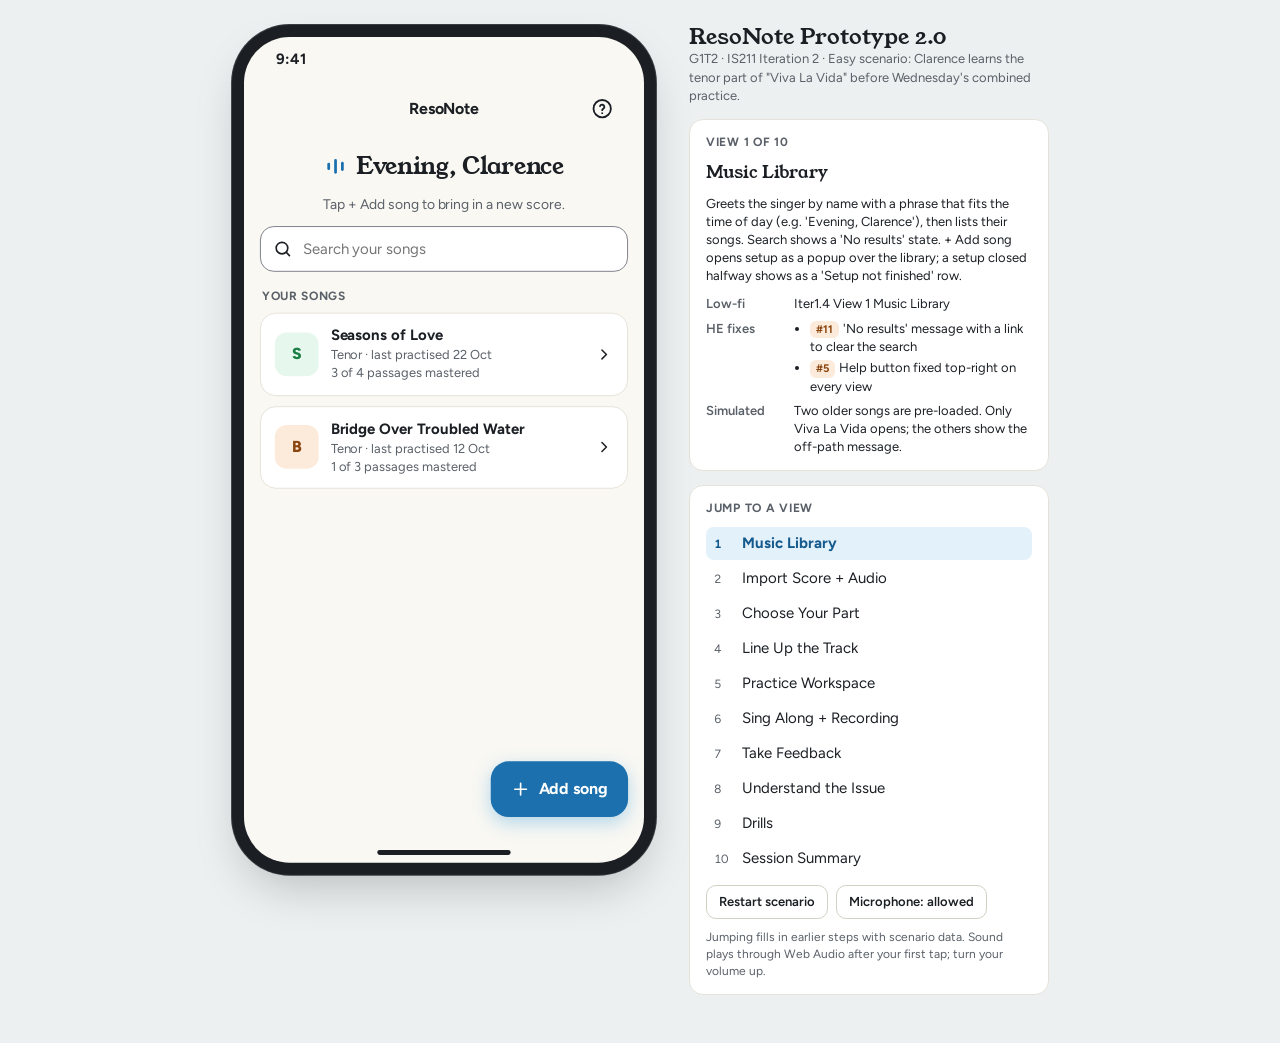
<file: index.html>
<!doctype html>
<html lang="en">
<meta name="viewport" content="width=device-width, initial-scale=1, viewport-fit=cover">
<style>body{margin:0}</style>
<meta charset="utf-8">
<!-- Light mode only: "only light" also stops browsers (e.g. Chrome's auto dark theme) from darkening the page. -->
<meta name="color-scheme" content="only light">
<meta name="theme-color" content="#F9F8F3">
<title>ResoNote Prototype 2.0</title>
<meta name="claude:viewport-fit-sides" content="cover">
<link rel="preconnect" href="https://fonts.googleapis.com">
<link rel="preconnect" href="https://fonts.gstatic.com" crossorigin>
<link href="https://fonts.googleapis.com/css2?family=Figtree:wght@400;500;600;700;800&family=Young+Serif&display=swap" rel="stylesheet">
<!--
  ResoNote Iteration 2 high-fidelity prototype (Prototype 2.0), G1T2.
  Built 26 Oct 2026 from the Iter1.4 low-fidelity prototype (16 views) and the
  21 Oct "ResoNote Hi-Fi Drill (HE fixes).html". Follows the Iter2.02 easy scenario:
  Clarence imports "Viva La Vida", picks tenor, fixes a 2-bar count-in offset, loops
  the bridge (bars 33-48) at half speed, records it, and drills bar 42.
  Simulated: file picker, audio-to-score sync, pitch detection, microphone input level,
  AI coach scores and drill results (scripted, the same on every run). Reference audio is
  a Web Audio synth of the tenor line.
  26 Oct UX checklist pass: Confirm sync warns when the track is still off; bar strip uses symbols
  as well as colour; 44px tap targets; larger type; light mode only; one record label ("Record take");
  count-in shows "Get ready"; microphone pre-prompt before the first take.
  26 Oct UI/UX audit pass: score is the hero (bigger staff on a paper band, 2-3 lines); Take Feedback leads
  with "Fix this first"; one colour rule (green good, amber check, orange fix first, blue actions);
  Cancel button on Recording; sync slider centred on 0; sentence-case headings; flat lists.
  10 Nov team feedback: tap a note to hear it; auto-sync shows its steps and plays a check; tap a section name
  to loop it; first take = whole song; make the learning track from the PDF score; a summary line on every
  screen; light mode locked ("only light").
  LLM declaration: AI-drafted (Claude). The team must run the scenario on a phone-sized
  screen and check every label against Iter2.02, Iter2.03 and Iter2.04 before submitting.
-->
<style>
/* Layout: a phone-sized app on the left, a "prototype guide" rail on the right (stacks below on phones). */
:root{
  /* Three-tone palette: cream background, blue main (actions, selection, your progress), orange accent
     (highlights and "check / fix first"). Green and red are kept only as universal indicators
     (green = good, red = error, recording, delete). Text shades keep 4.5:1 (WCAG 1.4.3). */
  --page:#ECF0F1; --bg:#F9F8F3; --card:#FFFFFF; --sunk:#F2F1EA; --ink:#1B1F24; --muted:#5A6068;
  --line:#E5E3D9; --line2:#D3D0C4; --staff:#8F949A;
  --blue:#1C70AD; --blue-soft:#E3F1FB; --blue-ink:#155A8C; --on-accent:#FFFFFF;
  --orange:#B35C14; --orange-soft:#FCEBDA; --orange-ink:#8A440E;
  --red:#C0392B; --green:#1A7F45; --green-soft:#E6F8ED;
  --scrim:rgba(27,31,36,.48);
  --sec-a:#EEF1EC; --sec-b:#E4E9EC; --wave:#B6BCC2;
  --edge:#80838B; /* 3:1+ boundary for inputs, switch tracks and radios (WCAG 1.4.11) */
  --pw:402px; --ph:830px;
  /* Mobile margins: 16px side gutter (iOS layout margin, Material 16dp). Every tap target and its hover/focus
     background stays inside it. Safe areas keep content clear of the status bar, rounded corners and home indicator. */
  --gutter:16px; --safe-t:44px; --safe-b:34px;
  --f-serif:"Young Serif",Georgia,"Times New Roman",serif; /* greeting and headings only; one weight (400) */
  --f-ui:Figtree,system-ui,-apple-system,"Segoe UI",sans-serif;
  color-scheme:only light; /* the app is light-only, whatever the OS or browser theme */
}

*{box-sizing:border-box}
body{background:var(--page);color:var(--ink);font:15px/1.4 var(--f-ui);padding-block:24px 48px;
  padding-left:max(16px,env(safe-area-inset-left,0px));padding-right:max(16px,env(safe-area-inset-right,0px))}
button,input,select{font:inherit;color:inherit}
button{cursor:pointer}
:focus-visible{outline:3px solid var(--blue);outline-offset:2px}
.wrap{display:flex;flex-wrap:wrap;gap:32px;justify-content:center;align-items:flex-start;max-width:1120px;margin:0 auto}

/* ---------- Guide rail ---------- */
.guide{width:360px;max-width:100%;display:flex;flex-direction:column;gap:14px;min-width:0}
/* A/B test links show the phone only: no guide text, no view switcher */
.ab .guide,.demo .guide{display:none}
.guide h1{font-family:var(--f-serif);font-weight:400;font-size:22px;line-height:1.2;margin:0;text-wrap:balance}
.guide .lede{margin:0;color:var(--muted);font-size:13px}
.gcard{background:var(--card);border:1px solid var(--line);border-radius:14px;padding:14px 16px;display:flex;flex-direction:column;gap:10px}
.gcard h2{font-size:12px;letter-spacing:.06em;text-transform:uppercase;color:var(--muted);margin:0}
.vlist{display:flex;flex-direction:column;gap:2px;margin:0;padding:0;list-style:none}
.vlist button{width:100%;display:flex;gap:10px;align-items:baseline;text-align:left;border:0;background:transparent;border-radius:8px;padding:6px 8px}
.vlist button:hover{background:var(--sunk)}
.vlist button[aria-current="true"]{background:var(--blue-soft);color:var(--blue-ink);font-weight:700}
.vlist .n{font-variant-numeric:tabular-nums;color:var(--muted);width:18px;flex:none;font-size:12px}
.vlist button[aria-current="true"] .n{color:var(--blue-ink)}
.gnow .vn{font-family:var(--f-serif);font-size:17px;font-weight:400}
.gnow p{margin:0;font-size:13px}
.gnow dl{margin:0;display:grid;grid-template-columns:78px 1fr;gap:6px 10px;font-size:13px}
.gnow dt{color:var(--muted);font-weight:600}
.gnow dd{margin:0;min-width:0}
.gnow ul{margin:0;padding-left:16px;display:flex;flex-direction:column;gap:3px}
.he{display:inline-block;font-size:11px;font-weight:700;padding:1px 6px;border-radius:6px;background:var(--orange-soft);color:var(--orange-ink);margin-right:4px}
.seg{display:grid;grid-template-columns:1fr 1fr;border:1px solid var(--line2);border-radius:10px;overflow:hidden}
.seg button{border:0;background:var(--card);padding:8px 6px;font-size:13px;font-weight:600;line-height:1.25}
.seg button[aria-pressed="true"]{background:var(--blue);color:var(--on-accent)}
.gsmall{font-size:12px;color:var(--muted);margin:0}
.grow{display:flex;gap:8px;flex-wrap:wrap}
.gbtn{border:1px solid var(--line2);background:var(--card);border-radius:10px;padding:7px 12px;font-size:13px;font-weight:600}

/* ---------- Phone ---------- */
.phone{width:var(--pw);height:var(--ph);max-width:100%;border-radius:46px;overflow:hidden;position:relative;background:var(--bg);
  box-shadow:0 0 0 12px var(--ink),0 0 0 13px #3A3C42,0 22px 48px rgba(0,0,0,.22);display:flex;flex-direction:column;flex:none;
  transform:scale(var(--s,1));transform-origin:top left;margin:13px;padding-block:var(--safe-t) var(--safe-b)}
/* simulated iOS status bar and home indicator; drawn on the frame so they sit above every view and overlay */
.phone::before{content:"9:41";position:absolute;top:0;left:0;right:0;height:var(--safe-t);padding:0 32px;display:flex;align-items:center;font-size:15px;font-weight:700;color:var(--ink);pointer-events:none;z-index:40}
.phone::after{content:"";position:absolute;bottom:8px;left:50%;width:134px;height:5px;margin-left:-67px;border-radius:3px;background:var(--ink);pointer-events:none;z-index:40}
/* screen is 402 x 830 pt: iPhone 16 Pro width; with the 12px bezel the frame is about 2:1, like a real iPhone body */
.phone-box{flex:none;width:calc((var(--pw) + 26px) * var(--s,1));height:calc((var(--ph) + 26px) * var(--s,1))}
@media (max-width:480px){
  .phone-box{width:100%;height:auto}
  .phone{width:100%;height:calc(100svh - 40px);min-height:640px;border-radius:22px;box-shadow:0 0 0 1px var(--line2);transform:none;margin:0;--safe-t:4px;--safe-b:8px}
  .phone::before,.phone::after{display:none} /* on a real phone the OS draws these */
  .wrap{gap:24px}
}
.scr{display:flex;flex-direction:column;height:100%;min-height:0}
.hdr{height:56px;display:grid;grid-template-columns:48px 1fr 48px;align-items:center;padding:0 var(--gutter);flex:none}
.hdr .ttl{text-align:center;min-width:0}
.hdr .ttl b{display:block;font-size:16px;font-weight:700;white-space:nowrap;overflow:hidden;text-overflow:ellipsis}
.hdr .ttl span{display:block;font-size:13px;color:var(--muted)}
.ib{width:44px;height:44px;border:0;background:transparent;border-radius:12px;display:flex;align-items:center;justify-content:center}
.ib:hover{background:var(--sunk)}
.body{padding:2px var(--gutter) 14px;display:flex;flex-direction:column;gap:10px;flex:1;min-height:0;overflow-y:auto;overscroll-behavior:contain}
.ftr{padding:10px var(--gutter) 12px;display:flex;gap:10px;align-items:center;flex:none;border-top:1px solid var(--line);background:var(--bg)}
.ftr.col{flex-direction:column;align-items:stretch}
.ftr.col .btn{flex:none}
.card{background:var(--card);border:1px solid var(--line);border-radius:16px}
.pad{padding:12px 14px}
.h1{font-family:var(--f-serif);font-size:23px;font-weight:400;margin:4px 0 0;line-height:1.2;text-wrap:balance}
.lead{margin:0;color:var(--muted);font-size:15px}
.sub{font-size:14px;color:var(--muted)}
.lbl{font-size:15px;font-weight:600}
.hint{font-size:13px;color:var(--muted)}
.row{display:flex;align-items:center;justify-content:space-between;gap:8px}
/* section heading: sentence case, no tracking (the old tracked ALL-CAPS label read as template chrome) */
.eyebrow{font-size:15px;font-weight:700;color:var(--ink)}
/* flat section on the page background, used instead of a card for lists */
.sect{display:flex;flex-direction:column;gap:4px;border-top:1px solid var(--line);padding-top:12px}
/* the score is printed on a full-width "paper" band, the one surface that isn't a card */
.paper{margin:0 calc(-1 * var(--gutter));background:var(--card);border-block:1px solid var(--line);padding:4px var(--gutter) 10px;display:flex;flex-direction:column;gap:2px}
.paper .scap{padding:6px 0 0}
/* workspace score: drag (or swipe) sideways to page through the bars, 4 at a time */
.drag-score{touch-action:pan-y;cursor:grab;user-select:none;-webkit-user-select:none}
.drag-score.dragging{cursor:grabbing}
.drag-score [data-lines]{will-change:transform}
.scap .link{min-height:28px;padding:0;font-size:13px}
.tbtn{min-height:44px;border:0;background:transparent;padding:0 8px;font-size:15px;font-weight:700;color:var(--ink);border-radius:10px}
.tbtn:hover{background:var(--sunk)}
.hdr.wide{grid-template-columns:84px 1fr 84px}
.hdr.wide .tbtn{justify-self:start}
.hdr.wide .ib{justify-self:end}
.seg3{display:grid;grid-template-columns:repeat(3,1fr);gap:6px}
.seg3 button{min-height:48px;border-radius:12px;border:1px solid var(--line2);background:var(--card);font-size:14px;font-weight:700;display:flex;align-items:center;justify-content:center;gap:6px;padding:0 6px}
.seg3 button[aria-pressed="true"]{background:var(--blue);border-color:var(--blue);color:var(--on-accent)}
.prog{height:4px;border-radius:2px;background:var(--line);overflow:hidden}
.prog i{display:block;height:100%;width:0;background:var(--red)}
.ends{display:flex;justify-content:space-between;font-size:12px;color:var(--muted);margin-top:-4px}
.tnum{font-variant-numeric:tabular-nums}

/* step indicator (HE #15) */
.steps3{display:flex;flex-direction:column;gap:6px}
.steps3 .bars{display:grid;grid-template-columns:repeat(3,1fr);gap:6px}
.steps3 .bars i{height:5px;border-radius:3px;background:var(--line)}
.steps3 .bars i.on{background:var(--blue)}

/* buttons */
.btn{height:54px;border-radius:16px;font-size:16px;font-weight:700;display:flex;align-items:center;justify-content:center;gap:10px;border:0;padding:0 16px}
.btn.pri{flex:1;background:var(--blue);color:var(--on-accent)}
.btn.rec{flex:1;background:var(--blue);color:var(--on-accent)}
.btn.stop{flex:1;background:var(--ink);color:var(--bg)}
.btn.sec{flex:none;border:1px solid var(--line2);background:var(--card);color:var(--ink);font-size:15px;font-weight:600}
.btn.ghost{border:1.5px solid var(--blue);background:transparent;color:var(--blue-ink);font-size:15px;font-weight:700}
.btn.danger{background:var(--red);color:var(--on-accent)}
.btn.full{width:100%}
.btn:disabled,.mini:disabled,.sbtn:disabled{opacity:.42;cursor:not-allowed}
.dot{width:12px;height:12px;border-radius:50%;background:currentColor}
.sq{width:12px;height:12px;border-radius:2px;background:currentColor}
.mini{height:44px;padding:0 12px;border-radius:10px;border:1px solid var(--line2);background:var(--card);font-size:13px;font-weight:600;display:inline-flex;align-items:center;gap:6px}
.mini.on{background:var(--blue);color:var(--on-accent);border-color:var(--blue)}
.mini.danger{color:var(--red)}
.link{border:0;background:none;color:var(--blue-ink);font-weight:700;padding:4px 0;font-size:14px;min-height:44px;display:inline-flex;align-items:center}

/* chips & badges */
.badge{display:inline-flex;align-items:center;gap:6px;padding:4px 10px;border-radius:999px;font-size:12px;font-weight:700}
.badge.o{background:var(--orange-soft);color:var(--orange-ink)}
.badge.b{background:var(--blue-soft);color:var(--blue-ink)}
.badge.g{background:var(--green-soft);color:var(--green)}
.badge.a{background:var(--orange-soft);color:var(--orange-ink)}
.chip{display:inline-flex;align-items:center;gap:4px;padding:4px 8px;border-radius:8px;font-size:12px;font-weight:600}
.chip.clean{background:var(--green-soft);color:var(--green)}
.chip.miss{background:var(--orange-soft);color:var(--orange-ink)}
.chips{display:flex;flex-wrap:wrap;gap:6px;align-items:center;min-height:26px}

/* switches */
.switch{display:flex;align-items:center;gap:8px;min-height:44px;border:0;background:transparent;padding:0}
.switch .word{font-size:14px;font-weight:700;width:28px;text-align:right}
.track{width:46px;height:28px;border-radius:999px;position:relative;display:inline-block;background:var(--edge);transition:background .15s}
.track.on{background:var(--blue)}
.knob{position:absolute;top:3px;left:3px;width:22px;height:22px;border-radius:50%;background:#fff;box-shadow:0 1px 2px rgba(0,0,0,.3);transition:left .15s}
.track.on .knob{left:21px}
.set-row{display:flex;align-items:center;justify-content:space-between;min-height:52px;gap:8px}
.set-row+.set-row{border-top:1px solid var(--line)}
.stepper{display:flex;align-items:center;gap:4px}
.sbtn{width:44px;height:44px;border-radius:10px;border:1px solid var(--line2);background:var(--card);font-size:20px;line-height:1}
.bpm-btn{min-width:96px;height:44px;border:1px dashed var(--edge);border-radius:10px;background:var(--card);padding:0 6px;font-variant-numeric:tabular-nums}
.bpm-btn b{font-size:16px}
.bpm-btn span{font-size:12px;color:var(--muted)}
.bpm-edit{display:flex;gap:6px;align-items:center}
.bpm-edit input{width:70px;height:44px;border:2px solid var(--blue);border-radius:10px;text-align:center;font-size:16px;background:var(--card)}
.bpm-edit .done{height:44px;padding:0 12px;border-radius:10px;border:0;background:var(--blue);color:var(--on-accent);font-weight:700}
.err{font-size:13px;color:var(--red);font-weight:600}
.req{font-size:12px;font-weight:700;color:var(--red);margin-left:6px}
.file .ft .req{display:inline;color:var(--red);font-size:12px}
.field label.has-req{justify-content:flex-start}
.sheet .btn{flex:none}
input[type=range]{width:100%;margin:0;height:44px;background:transparent;-webkit-appearance:none;appearance:none;--p:50%}
input[type=range]:disabled{opacity:.35;cursor:not-allowed}
.ib.lab{flex-direction:column;gap:1px;width:60px;height:54px;border:1px solid var(--line2);border-radius:16px;font-size:11px;font-weight:700;color:var(--ink)}
input[type=range]::-webkit-slider-runnable-track{height:6px;border-radius:3px;background:linear-gradient(to right,var(--blue) var(--p),var(--line2) var(--p))}
input[type=range]::-moz-range-track{height:6px;border-radius:3px;background:var(--line2)}
input[type=range]::-moz-range-progress{height:6px;border-radius:3px;background:var(--blue)}
input[type=range]::-webkit-slider-thumb{-webkit-appearance:none;width:22px;height:22px;margin-top:-8px;border-radius:50%;background:#fff;border:2px solid var(--blue);box-shadow:0 1px 3px rgba(0,0,0,.35)}
input[type=range]::-moz-range-thumb{width:18px;height:18px;border-radius:50%;background:#fff;border:2px solid var(--blue)}

/* page title: a big serif title and one line on what this screen is for */
.ptitle{display:flex;flex-direction:column;gap:2px;padding-top:2px}
.ptitle .h1{margin:0;font-size:27px}
.ptitle .lead{font-size:15px}
.lead.intro{text-align:center;margin:-6px 4px 2px;font-size:14px}
/* workspace coach hub: drills and the last take, one tap from the workspace */
.hub{padding:0 14px}
.hub .hrow{display:flex;align-items:center;gap:12px;min-height:64px;width:100%;border:0;background:transparent;text-align:left;padding:8px 0;color:var(--ink);font:inherit}
.hub .hrow+.hrow{border-top:1px solid var(--line)}
.hub .hic{width:40px;height:40px;border-radius:12px;background:var(--blue-soft);color:var(--blue-ink);display:flex;align-items:center;justify-content:center;flex:none;font-weight:700;font-size:14px}
.hub .htx{flex:1;min-width:0;display:flex;flex-direction:column}
.hub .htx .sub{font-size:13px}
.hub .go{flex:none;color:var(--blue-ink);font-weight:700;font-size:14px;display:inline-flex;align-items:center;gap:2px}
.hub .mini.on{pointer-events:none}
/* drill mode bar: pinned under the header while the workspace is drilling, with the Leave drill exit */
.modebar{flex:none;display:flex;align-items:center;gap:10px;padding:8px var(--gutter);background:var(--blue-soft);border-bottom:1px solid var(--line)}
.modebar .mic2{width:32px;height:32px;border-radius:10px;background:var(--card);color:var(--blue-ink);display:flex;align-items:center;justify-content:center;flex:none}
.modebar .mtx{flex:1;min-width:0;display:flex;flex-direction:column;color:var(--blue-ink);font-size:14px;line-height:1.3}
.modebar .mtx span{font-size:12px;color:var(--ink);opacity:.8}
.modebar .mini{flex:none;background:var(--card);border-color:var(--blue);color:var(--blue-ink);font-weight:700}
/* drill in progress, shown inside the Coach card on the workspace */
.hub .fpanel{border-top:1px solid var(--line);display:flex;flex-direction:column;gap:8px}
.link:disabled{opacity:.42;cursor:not-allowed}
/* "Bar 42 fixed" banner on the take that checks the drill */
.fixed{border:2px solid var(--green);display:flex;flex-direction:column;gap:8px}
/* Drills page: bars to fix */
.drow{display:flex;align-items:center;gap:10px;width:100%;min-height:56px;padding:8px 0;border:0;border-top:1px solid var(--line);background:none;color:var(--ink);text-align:left}
.drow:first-of-type{border-top:0}
.drow .tn{flex:none;width:24px;height:24px;border-radius:50%;background:var(--sunk);font-size:12px;font-weight:800;display:flex;align-items:center;justify-content:center}
.drow[aria-current="true"] .tn{background:var(--blue);color:var(--on-accent)}
.drow .tb{flex:1;min-width:0;display:flex;flex-direction:column;font-size:15px}
.drow .tb>span{font-size:13px;color:var(--muted)}
.drow .chev{color:var(--muted);display:flex}
/* coach demo video (simulated): dark frame, notes of bar 42, captions */
.vid{flex:none;background:var(--card);border:1px solid var(--line);border-radius:16px;overflow:hidden}
.vid .frame{position:relative;display:block;width:100%;aspect-ratio:2/1;background:#1B1F24;color:#fff;border:0;padding:0;cursor:pointer}
.vid .frame>svg{position:absolute;inset:0;width:100%;height:100%}
.vid .vn{fill:rgba(255,255,255,.3);transition:fill .2s}
.vid .vn.on{fill:var(--orange-soft)}
.vid .vl{fill:rgba(255,255,255,.55);font:600 11px var(--f-ui)}
.vid .vl.on{fill:#fff}
.vid .who{position:absolute;left:10px;top:10px;display:flex;align-items:center;gap:6px;font-size:12px;font-weight:700;background:rgba(255,255,255,.14);padding:4px 9px;border-radius:999px}
.vid .bigp{position:absolute;left:50%;top:46%;transform:translate(-50%,-50%);width:56px;height:56px;border-radius:50%;background:rgba(255,255,255,.94);color:#1B1F24;display:flex;align-items:center;justify-content:center}
.vid .cap{position:absolute;left:10px;right:10px;bottom:12px;font-size:14px;line-height:1.3;font-weight:600;background:rgba(0,0,0,.62);padding:6px 9px;border-radius:8px;text-align:center}
.vid .vbar{position:absolute;left:0;right:0;bottom:0;height:4px;background:rgba(255,255,255,.2)}
.vid .vbar i{display:block;height:100%;width:0;background:var(--orange-soft)}
.vid .vctl{display:flex;align-items:center;gap:8px;padding:4px 10px}
.vid .vctl .tnum{flex:1}
.vrow{display:flex;align-items:center;gap:12px;padding:8px 10px 8px 14px}
.vrow .vth{width:56px;height:36px;border-radius:8px;background:#1B1F24;color:#fff;display:flex;align-items:center;justify-content:center;flex:none}
.vrow .htx{flex:1;min-width:0;display:flex;flex-direction:column}

/* score */
.score{position:relative;margin:0 auto;overflow:hidden}
.score svg{display:block;max-width:100%;height:auto}
.stf .ln{stroke:var(--staff);stroke-width:1}
.stf .bl{stroke:var(--ink);stroke-width:1.3}
.stf .nh{fill:var(--ink);stroke:var(--ink);stroke-width:1.3}
.stf .nh.o{fill:var(--card)}
.stf .tapn{fill:transparent;cursor:pointer}
.stf .tapn:hover{fill:rgba(28,112,173,.07)}
.stf .nh.tap{fill:var(--orange);stroke:var(--orange);transition:fill .15s}
.stf .st{stroke:var(--ink);stroke-width:1.3}
.stf .bm{fill:var(--ink)}
.stf .num{fill:var(--muted);font:600 11px var(--f-ui)}
.stf .num.on{fill:var(--blue-ink)}
.stf .hl-loop{fill:var(--blue-soft)}
.stf .hl-focus{fill:var(--orange-soft)}
.stf .hl-sel{fill:none;stroke:var(--orange);stroke-width:1.5;stroke-dasharray:3 3}
.stf .dim{fill:var(--card);opacity:.78}
.stf .gd{fill:none;stroke:var(--blue);stroke-width:2;stroke-dasharray:4 4;stroke-linecap:round}
.stf .gn{fill:var(--blue);font:700 11px var(--f-ui)}
.stf .rest{fill:none;stroke:var(--ink);stroke-width:2;stroke-linejoin:round}
.stf .nm{fill:var(--blue-ink);font:700 10px var(--f-ui)}
.score+.score{margin-top:2px}
.ph{position:absolute;width:2px;background:var(--blue);pointer-events:none;display:none}
.ph.paused{background:repeating-linear-gradient(var(--blue) 0 6px,transparent 6px 10px)}
.scap{display:flex;justify-content:space-between;align-items:center;padding:8px 12px 0;font-size:13px;min-height:28px}
.recl{display:flex;align-items:center;gap:6px;color:var(--red);font-weight:700}
.recdot{width:9px;height:9px;border-radius:50%;background:var(--red);animation:blink 1s steps(2,start) infinite}
@keyframes blink{to{visibility:hidden}}

/* loop timeline (Change 3, HE #4) */
.tl{position:relative;height:84px;margin:4px 8px 0;touch-action:none;user-select:none}
.tl .secs{position:absolute;left:0;right:0;top:0;height:30px}
.tl .sec{position:absolute;top:0;height:30px;font:700 11px var(--f-ui);color:var(--muted);padding:0 0 0 4px;text-align:left;white-space:nowrap;overflow:hidden;border:0;border-left:1px solid var(--line2);border-radius:6px 6px 0 0;cursor:pointer}
.tl .sec:hover{color:var(--blue-ink);text-decoration:underline}
.tl .sec.on{background:var(--blue-soft)!important;color:var(--blue-ink);box-shadow:inset 0 -2px 0 var(--blue)}
.tl .sec:disabled{cursor:default;text-decoration:none}
.tl .wv{position:absolute;left:0;right:0;top:32px;height:40px;border-radius:6px;background:var(--sunk);overflow:hidden}
.tl .wv svg{width:100%;height:100%;display:block}
.tl .wv rect{fill:var(--wave)}
.tl .sel{position:absolute;top:30px;height:44px;background:rgba(28,112,173,.16);border:2px solid var(--blue);border-radius:6px;pointer-events:none}
.tl .hd{position:absolute;top:26px;width:44px;height:52px;margin-left:-22px;display:flex;align-items:center;justify-content:center;border:0;background:transparent;padding:0;cursor:ew-resize}
.tl .hd i{width:14px;height:44px;border-radius:5px;background:var(--blue);display:flex;align-items:center;justify-content:center;box-shadow:0 1px 3px rgba(0,0,0,.25)}
.tl .hd i::after{content:"";width:2px;height:16px;border-left:1px solid var(--on-accent);border-right:1px solid var(--on-accent);opacity:.8}
.tl .tph{position:absolute;top:30px;height:44px;width:2px;background:var(--ink);pointer-events:none}
.tl .ax{position:absolute;left:0;right:0;bottom:0;height:12px;font-size:11px;color:var(--muted)}
.tl .ax span{position:absolute;transform:translateX(-50%)}
.readout{display:flex;justify-content:space-between;align-items:baseline;gap:8px;flex-wrap:wrap}
.readout b{font-size:15px}

/* keyboard (HE #18) */
.kbwrap{display:flex;flex-direction:column;gap:4px}
.kbscroll{overflow-x:auto;border-radius:10px;border:1px solid #8F929A;-webkit-overflow-scrolling:touch}
.kb{position:relative;height:110px;display:flex;width:max-content;background:#FAFAF7}
.kb .w{flex:none;width:44px;position:relative;border:0;border-right:1px solid #C9C7BF;background:#FAFAF7;display:flex;align-items:flex-end;justify-content:center;padding-bottom:5px;font-size:10px;font-weight:700;color:#5B5E66}
.kb .w:last-child{border-right:0}
.kb .w.hit{background:var(--blue-soft);color:var(--blue-ink)}
.kb .k{position:absolute;top:0;width:28px;height:60%;background:#17181C;border:0;border-radius:0 0 4px 4px;padding:0}
.kb .k.hit{background:var(--blue)}
.kb .w.mid::before{content:"";position:absolute;bottom:22px;left:50%;width:8px;height:8px;margin-left:-4px;border-radius:50%;background:var(--blue)}
.kb .w.mid{color:var(--blue-ink)}
.kbkey{font-size:12px;color:var(--muted);display:flex;align-items:center;gap:6px}
.kbkey i{width:8px;height:8px;border-radius:50%;background:var(--blue);display:inline-block}

/* meter (HE #9) */
.meter{display:flex;align-items:center;gap:10px}
.meter .bars{display:flex;align-items:flex-end;gap:3px;height:26px;flex:none}
.meter .bars i{display:block;width:5px;border-radius:2px;background:var(--green);height:4px}
.meter .lvl{font-size:13px;font-weight:700;color:var(--green);margin-left:auto;text-align:right}
.meter .lvl.wait{color:var(--muted)}

/* lists */
.song{display:flex;align-items:center;gap:12px;padding:12px 14px;border:1px solid var(--line);background:var(--card);border-radius:16px;text-align:left;width:100%}
.song .art{width:44px;height:44px;border-radius:12px;flex:none;display:flex;align-items:center;justify-content:center;font-weight:800;font-size:16px}
.song .meta{flex:1;min-width:0}
.song .meta b{display:block;font-size:15px}
.song .meta span{display:block;font-size:13px;color:var(--muted);white-space:nowrap;overflow:hidden;text-overflow:ellipsis}
.greet{display:flex;flex-direction:column;align-items:center;gap:6px;text-align:center;padding:14px 4px 10px}
.greet h1{margin:0;display:flex;align-items:center;justify-content:center;gap:10px;max-width:100%;font:400 24px/1.2 var(--f-serif);letter-spacing:-.01em;white-space:nowrap}
.greet h1 span{min-width:0;overflow:hidden;text-overflow:ellipsis} /* greeting stays on one line */
.greet h1 svg{flex:none;color:var(--blue)}
.greet h1 svg rect{animation:hum 1.6s ease-in-out infinite;transform-origin:center;transform-box:fill-box}
.greet h1 svg rect:nth-child(2){animation-delay:.2s}.greet h1 svg rect:nth-child(3){animation-delay:.4s}
@keyframes hum{50%{transform:scaleY(.55)}}
.lib-h{font-size:12px;letter-spacing:.06em;text-transform:uppercase;color:var(--muted);font-weight:700;margin:6px 2px -2px}
.search{display:flex;align-items:center;gap:8px;height:46px;border:1px solid var(--edge);border-radius:14px;padding:0 12px;background:var(--card)}
.search input{border:0;background:transparent;flex:1;min-width:0;height:100%;font-size:15px;outline:none}
.fab{position:absolute;right:var(--gutter);bottom:calc(var(--safe-b) + 12px);height:56px;border-radius:18px;padding:0 20px;border:0;background:var(--blue);color:var(--on-accent);font-weight:700;font-size:16px;display:flex;align-items:center;gap:8px;box-shadow:0 6px 18px rgba(52,152,219,.35)}
.file{display:flex;align-items:center;gap:12px;padding:12px 14px;border-radius:16px;border:1.5px dashed var(--line2);background:var(--card)}
.file.ok{border-style:solid;border-color:var(--line)}
.file.bad{border-color:var(--red);border-style:solid}
.genrow{display:flex;align-items:center;justify-content:flex-end;gap:8px;margin-top:-4px}
.file.gen{border-style:solid;border-color:var(--blue);background:var(--blue-soft)}
.file.gen .fi{background:var(--card);color:var(--blue-ink)}
.file .fi{width:40px;height:40px;border-radius:10px;background:var(--sunk);display:flex;align-items:center;justify-content:center;flex:none;color:var(--muted)}
.file.ok .fi{background:var(--blue-soft);color:var(--blue-ink)}
.file .ft{flex:1;min-width:0}
.file .ft b{display:block;font-size:14px}
.file .ft span{display:block;font-size:13px;color:var(--muted);overflow:hidden;text-overflow:ellipsis;white-space:nowrap}
.field label{display:flex;justify-content:space-between;font-size:14px;font-weight:700;margin-bottom:6px}
.field input{width:100%;height:46px;border:1px solid var(--edge);border-radius:12px;padding:0 12px;font-size:15px;background:var(--card)}
.field input.bad{border:2px solid var(--red)}
.opt{display:flex;align-items:center;gap:12px;min-height:60px;padding:10px 14px;border-radius:14px;border:1px solid var(--line2);background:var(--card);width:100%;text-align:left}
.opt.on{border:2px solid var(--blue);background:var(--blue-soft)}
.opt .ot{font-size:15px;font-weight:700;display:block}
.opt .od{font-size:13px;color:var(--muted);display:block}
.radio{width:20px;height:20px;border-radius:50%;border:2px solid var(--edge);flex:none;display:flex;align-items:center;justify-content:center}
.opt.on .radio{border-color:var(--blue)}
.opt.on .radio::after{content:"";width:10px;height:10px;border-radius:50%;background:var(--blue)}

/* feedback */
.overall{display:flex;align-items:center;gap:14px}
.ring{width:72px;height:72px;flex:none}
.ring .bg{stroke:var(--line);fill:none;stroke-width:8}
.ring .fg{stroke:var(--blue);fill:none;stroke-width:8;stroke-linecap:round}
.ring .fg.a{stroke:var(--orange)}
.ring .fg.g{stroke:var(--green)}
.ring text{fill:var(--ink);font:800 20px var(--f-ui)}
.ring text.of{fill:var(--muted);font:600 10px var(--f-ui)}
.metric{display:flex;flex-direction:column;gap:6px;padding:10px 0}
.metric+.metric{border-top:1px solid var(--line)}
.metric .top{display:flex;align-items:center;gap:6px}
.metric .nm{font-size:15px;font-weight:700}
.metric .sc{margin-left:auto;font-size:15px;font-weight:800;font-variant-numeric:tabular-nums}
.metric .bar{height:6px;border-radius:3px;background:var(--line);overflow:hidden}
.metric .bar i{display:block;height:100%;border-radius:3px}
.metric .tip{font-size:13px;background:var(--sunk);border-radius:10px;padding:8px 10px}
/* .mtip, not .tip: .tip is the Help tour bubble (position:absolute), which made this float over the (i) button and ignore scrolling */
.mtip{display:flex;align-items:center;gap:8px;font-size:13px;line-height:1.4;background:var(--sunk);border-radius:10px;padding:4px 4px 4px 10px}
.mtip span{flex:1}
.mtip .x{width:44px;height:44px;flex:none;border:0;background:transparent;color:var(--muted);font-size:18px;display:flex;align-items:center;justify-content:center;padding:0}
/* 44px hit area around a 28px circle; negative margin keeps the metric row compact */
.info{width:44px;height:44px;margin:-8px -6px;border:0;background:transparent;display:flex;align-items:center;justify-content:center;padding:0}
.info span{width:28px;height:28px;border-radius:50%;border:1px solid var(--edge);background:var(--card);font-size:13px;font-weight:800;color:var(--muted);display:flex;align-items:center;justify-content:center}
.info[aria-expanded="true"] span{background:var(--blue);color:var(--on-accent);border-color:var(--blue)}
/* fixed-width cells that scroll sideways, so a loop of any length (e.g. bars 31-60) keeps readable cells */
.bstrip{display:grid;grid-auto-flow:column;grid-auto-columns:30px;gap:3px;overflow-x:auto;scroll-snap-type:x proximity;padding-bottom:8px;scrollbar-width:thin;scrollbar-color:var(--edge) transparent}
.bstrip::-webkit-scrollbar{height:6px}
.bstrip::-webkit-scrollbar-thumb{background:var(--edge);border-radius:3px}
.bstrip span{scroll-snap-align:start}
/* each cell carries a symbol as well as a colour, so status never relies on colour alone */
.bstrip span{height:38px;border-radius:5px;display:flex;flex-direction:column;align-items:center;justify-content:center;gap:1px;font-size:11px;font-weight:700;line-height:1}
.bstrip span i{font-style:normal;font-size:11px}
.bstrip .g{background:var(--green-soft);color:var(--green)}
.bstrip .a{background:var(--orange-soft);color:var(--orange-ink)}
.bstrip .r{background:var(--orange);color:var(--on-accent)}
.prio{border:2px solid var(--orange);background:var(--card)}
.issue{display:flex;gap:10px;align-items:flex-start;font-size:14px}
.issue .tag{flex:none;font-size:11px;font-weight:800;padding:3px 7px;border-radius:6px;background:var(--orange-soft);color:var(--orange-ink);min-width:62px;text-align:center}
.saved{display:inline-flex;align-items:center;gap:4px;font-size:12px;font-weight:700;color:var(--green)}
.acts{display:flex;gap:8px;flex-wrap:wrap}
.cmp{display:flex;align-items:center;gap:12px;padding:10px 14px}
.cmp .pb{width:44px;height:44px;border-radius:50%;border:0;display:flex;align-items:center;justify-content:center;flex:none}
.cmp .pb.you{background:var(--orange-soft);color:var(--orange-ink)}
.cmp .pb.ref{background:var(--blue-soft);color:var(--blue-ink)}
.chart .tg{fill:var(--blue-soft);stroke:var(--blue);stroke-width:1}
.chart .you{fill:none;stroke:var(--orange);stroke-width:2.5;stroke-linecap:round;stroke-linejoin:round}
.chart .gl{stroke:var(--line);stroke-width:1}
.chart text{fill:var(--muted);font:600 11px var(--f-ui)}
.chart .an{fill:var(--orange-ink);font:700 11px var(--f-ui)}
.chart .cur{stroke:var(--ink);stroke-width:1.5}
.chart .fz{fill:var(--orange-soft);opacity:.7}
.chart .brk{fill:none;stroke:var(--orange-ink);stroke-width:1.5}
.chart .mkr circle{fill:var(--orange)}
.chart .mn{fill:var(--on-accent);font:800 10px var(--f-ui)}
.pcard{display:flex;gap:10px;align-items:flex-start;width:100%;text-align:left;padding:10px 12px;border-radius:14px;border:1px solid var(--line2);background:var(--card);color:var(--ink)}
.pcard.on{border:2px solid var(--orange);background:var(--orange-soft)}
.pcard .pn{flex:none;width:22px;height:22px;border-radius:50%;background:var(--orange);color:var(--on-accent);font-size:12px;font-weight:800;display:flex;align-items:center;justify-content:center}
.pcard .pb2{flex:1;display:flex;flex-direction:column;gap:3px;min-width:0}
.pcard .pt{display:flex;align-items:center;gap:8px;font-size:15px}
.pcard .pi{margin-left:auto;color:var(--orange-ink);display:flex}
.pcard .pa{font-size:14px;font-weight:700}
.pcard .pw{font-size:13px;color:var(--muted)}
.nowp{display:flex;align-items:center;gap:6px;font-size:13px;color:var(--ink);background:var(--blue-soft);border-radius:8px;padding:6px 8px;margin-top:2px}
.nowp b{color:var(--blue-ink)}.nowp .d{color:var(--muted)}.nowp svg{flex:none;color:var(--blue-ink)}
.pcard .pd{font-size:12px;color:var(--muted);background:var(--sunk);border-radius:8px;padding:6px 8px;margin-top:2px}
.legend{display:flex;gap:14px;font-size:12px;color:var(--muted)}
.legend i{display:inline-block;width:14px;height:8px;border-radius:2px;margin-right:5px;vertical-align:middle}
.legend i.lg{width:18px;height:18px;border-radius:4px;font-style:normal;font-size:11px;font-weight:800;line-height:18px;text-align:center}
.lg.g{background:var(--green-soft);color:var(--green)}
.lg.a{background:var(--orange-soft);color:var(--orange-ink)}
.lg.r{background:var(--orange);color:var(--on-accent)}

/* drill */
.coach-head{display:flex;justify-content:space-between;align-items:center;padding-top:12px}
.coach-tag{white-space:nowrap;display:inline-flex;align-items:center;gap:5px;font-size:12px;font-weight:700;color:var(--blue-ink);background:var(--blue-soft);padding:3px 8px;border-radius:999px}
.dsteps{display:grid;grid-template-columns:repeat(3,1fr);gap:6px;padding:8px 0 4px}
.dsteps .bar{height:6px;border-radius:3px;background:var(--line)}
.dsteps .bar.on{background:var(--blue)}
.dsteps .t{font-size:12px;line-height:1.25;color:var(--muted);margin-top:4px}
.dsteps .t.on{font-weight:700;color:var(--ink)}
.ro{display:grid;grid-template-columns:1fr 1fr;gap:8px;padding:6px 0 12px}
.ro div{background:var(--sunk);border-radius:10px;padding:6px 10px}
.ro .k{font-size:12px;color:var(--muted)}
.ro .v{font-size:15px;font-weight:700}
.slots{display:grid;grid-template-columns:1fr 1fr;gap:8px}
.slot{height:38px;border-radius:10px;display:flex;align-items:center;justify-content:center;gap:6px;font-size:13px;font-weight:700;color:var(--muted);border:1px dashed var(--line2)}
/* goal slots are status, not buttons: no button border, green when filled */
.slot{border:0;background:var(--sunk)}
.slot.next{color:var(--ink)}
.slot.done{background:var(--green-soft);color:var(--green);border:0}
.msg{font-size:14px;font-weight:600;display:flex;gap:8px;align-items:flex-start}
.msg.clean{color:var(--green)}
.msg.miss{color:var(--orange-ink)}
.countin{position:absolute;inset:0;display:flex;align-items:center;justify-content:center;gap:10px;font-size:44px;font-weight:800;color:var(--blue);background:color-mix(in srgb,var(--card) 92%,transparent);pointer-events:none}
.countin span{font-size:15px;font-weight:700;color:var(--muted)}

/* summary */
.stat3{display:grid;grid-template-columns:repeat(3,1fr);gap:8px}
.stat3 div{background:var(--sunk);border-radius:14px;padding:10px 12px}
.stat3 b{display:block;font-size:20px;font-variant-numeric:tabular-nums}
.stat3 span{font-size:13px;color:var(--muted)}
.hist{display:flex;flex-direction:column}
.hist div{display:flex;justify-content:space-between;gap:8px;padding:8px 0;font-size:13px}
.hist div+div,.hist .trow+div,.hist div+.trow,.hist .trow+.trow{border-top:1px solid var(--line)}
.trow{display:flex;justify-content:space-between;align-items:center;gap:8px;min-height:44px;padding:8px 0;font-size:13px;width:100%;border:0;background:none;color:var(--ink);text-align:left}
.trow .chev{display:inline-flex;vertical-align:middle;color:var(--muted)}
.trow .chev.up{transform:rotate(90deg)}
.hist .trow+.tdet{display:flex;gap:14px;font-size:12px;color:var(--muted);padding:0 0 8px;border-top:0}
.todo{display:flex;align-items:center;gap:10px;width:100%;min-height:52px;padding:8px 0;border:0;border-top:1px solid var(--line);background:none;color:var(--ink);text-align:left}
.eyebrow+.todo,.row+.todo{border-top:0}
.todo .tn{flex:none;width:22px;height:22px;border-radius:50%;background:var(--sunk);font-size:12px;font-weight:800;display:flex;align-items:center;justify-content:center}
.todo .tb{flex:1;min-width:0;display:flex;flex-direction:column;font-size:14px}
.todo .tb>span{font-size:13px;color:var(--muted)}
.todo .chev{color:var(--muted);display:flex}
.nextc{border:2px solid var(--blue)}
.nextc .remind{border-top:1px solid var(--line);margin-top:6px}
.big-ic{width:56px;height:56px;border-radius:50%;background:var(--green);color:var(--on-accent);display:flex;align-items:center;justify-content:center}

/* sync */
.sync{position:relative;padding:12px 0 8px;overflow:hidden;flex:none}
.sync .lane{position:relative;height:46px;margin:0 12px}
.sync .lane+.lane{margin-top:12px}
.sync .lt{font-size:12px;font-weight:700;color:var(--muted);margin:0 12px 4px;text-align:right}
.sync .bx{position:absolute;top:0;height:46px;border:1px solid var(--line2);border-radius:6px;background:var(--sunk);font-size:11px;font-weight:700;color:var(--muted);padding:3px 4px;white-space:nowrap;overflow:hidden}
.sync .bx i{position:absolute;bottom:8px;width:5px;height:5px;border-radius:50%;background:var(--ink)}
.sync .bx{transition:background .12s,border-color .12s}
.sync .bx.on{background:var(--blue-soft);border-color:var(--blue);color:var(--blue-ink)}
.sync .bx.on i{background:var(--blue)}
.sync .sph{position:absolute;top:26px;height:50px;width:2px;background:var(--blue);z-index:3;display:none;pointer-events:none}
.sync .aud.scan .wf .c{fill:var(--orange);animation:blink .5s ease-in-out infinite alternate}
@keyframes blink{to{opacity:.35}}
.autos{background:var(--blue-soft);border-color:transparent;display:flex;flex-direction:column;gap:6px}
.autos ol{list-style:none;margin:0;padding:0;display:flex;flex-direction:column;gap:4px}
.autos li{display:flex;gap:8px;align-items:center;font-size:14px;color:var(--muted)}
.autos li.on{color:var(--ink);font-weight:700}
.autos li.dn{color:var(--ink)}
.autos .ck{width:18px;height:18px;flex:none;border-radius:50%;border:1.5px solid var(--edge);display:flex;align-items:center;justify-content:center}
.autos li.dn .ck{background:var(--green);border-color:var(--green);color:#fff}
.autos li.on .ck{border-color:var(--blue)}
.autos .spin{width:10px;height:10px;border-radius:50%;border:2px solid var(--blue);border-right-color:transparent;animation:spin .8s linear infinite}
@keyframes spin{to{transform:rotate(360deg)}}
.sync .aud{position:absolute;top:0;height:46px;left:0;will-change:transform}
.sync .aud .sn{position:absolute;top:8px;height:30px;border-radius:4px;background:var(--wave)}
.sync .aud .wf{position:absolute;left:0;top:-3px;height:40px;overflow:visible}
.sync .aud .wf .c{fill:var(--orange)}
.sync .aud .wf .v{fill:var(--muted)}
.sync .aud .lab{position:absolute;top:36px;font-size:12px;font-weight:700;color:var(--orange-ink);white-space:nowrap}
.sync .mk{position:absolute;top:8px;bottom:6px;width:2px;background:var(--blue);z-index:2}
.sync .mk span{position:absolute;top:-2px;left:5px;font-size:12px;font-weight:700;color:var(--blue-ink);white-space:nowrap}
.sync .uph{position:absolute;top:28px;bottom:6px;width:2px;background:var(--ink);z-index:3;display:none}
.sync .umk{position:absolute;top:70px;height:46px;width:2px;background:var(--green);z-index:2}

/* overlays */
.scrim{position:absolute;inset:0;background:var(--scrim);display:flex;flex-direction:column;justify-content:flex-end;z-index:20}
.sheet{background:var(--card);border-radius:24px 24px 0 0;padding:22px 20px calc(var(--safe-b) + 8px);display:flex;flex-direction:column;gap:12px;max-height:88%;overflow-y:auto}
.sheet h3{margin:0;font-size:19px;text-wrap:balance}
.sheet p{margin:0;font-size:14px;color:var(--muted)}
.tour{position:absolute;inset:0;z-index:30}
.spot{position:absolute;border:3px solid var(--orange);border-radius:14px;box-shadow:0 0 0 2000px rgba(13,14,17,.62);pointer-events:none;transition:all .2s}
.tip{position:absolute;left:var(--gutter);right:var(--gutter);background:var(--card);border-radius:16px;padding:14px 16px;box-shadow:0 8px 24px rgba(0,0,0,.3);display:flex;flex-direction:column;gap:8px}
.tip .tt{font-size:16px;font-weight:700}
.tip .tx{font-size:14px;line-height:1.45}
.tip .tn{display:flex;justify-content:space-between;align-items:center}
.toast{position:absolute;left:var(--gutter);right:var(--gutter);bottom:calc(var(--safe-b) + 84px);background:var(--ink);color:var(--bg);border-radius:14px;padding:12px 14px;font-size:14px;display:flex;gap:12px;align-items:center;justify-content:space-between;z-index:25}
.toast button{background:transparent;border:1px solid color-mix(in srgb,var(--bg) 45%,transparent);color:var(--bg);border-radius:10px;height:44px;padding:0 12px;font-weight:700;flex:none}
/* setup popup (views 2-4): opens over the library like onboarding, Close keeps progress */
.setup-scrim{z-index:15}
.setup{background:var(--bg);border-radius:24px 24px 0 0;height:calc(100% - var(--safe-t) - 8px);display:flex;flex-direction:column;min-height:0;box-shadow:0 -8px 30px rgba(0,0,0,.18)}
.setup.enter{animation:rise .28s ease-out}
@keyframes rise{from{transform:translateY(48px)}}
.setup .grab{width:40px;height:5px;border-radius:3px;background:var(--line2);margin:8px auto 0;flex:none}
.setup .hdr{grid-template-columns:96px 1fr 96px;height:52px}
/* overlays cover the whole frame, so their footers clear the home indicator themselves */
.scrim .ftr{padding-bottom:calc(var(--safe-b) + 12px)}
.setup .hdr .rt{display:flex;justify-content:flex-end}
.empty{padding:22px 14px;text-align:center;display:flex;flex-direction:column;gap:6px;align-items:center}
@media (prefers-reduced-motion:reduce){*{transition:none!important;animation:none!important}}
</style>

<div class="wrap">
  <div class="phone-box"><div class="phone" id="phone" aria-label="ResoNote app, phone screen"></div></div>
  <aside class="guide" id="guide" aria-label="Prototype guide"></aside>
</div>

<script>
(function(){
"use strict";

/* ================= Scripted data (the same on every run) ================= */
var BPM = 138;                         // learning-track tempo of the VOIX arrangement
// A/B tempo control: ?tempo=slider (A) shows only the slider, ?tempo=buttons (B) only − / +. Both drop
// tap-to-type so the control is the one thing that differs. No parameter = the normal design (all three).
var AB_TEMPO = (function(){ try { var t = new URLSearchParams(location.search).get("tempo"); return t === "slider" || t === "buttons" ? t : null; } catch(e){ return null; } })();
if (AB_TEMPO) document.documentElement.classList.add("ab");
// ?final = the full app with no guide text beside the phone (for demos and the pitch video). The normal link keeps the guide.
// ?demo (the first name for this link) still works.
var DEMO = (function(){ try { var q = new URLSearchParams(location.search); return q.has("final") || q.has("demo"); } catch(e){ return false; } })();
if (DEMO) document.documentElement.classList.add("demo");
var NBARS = 56;
var SECTIONS = [
  {name:"Intro",a:1,b:8},{name:"Verse 1",a:9,b:16},{name:"Verse 2",a:17,b:24},
  {name:"Chorus",a:25,b:32},{name:"Bridge",a:33,b:48},{name:"Final chorus",short:"Final",a:49,b:56}
];
// Tenor line: [midi, start beat, length in beats]. Bridge bars 33-48 are written out;
// the rest repeat four simple patterns.
var PAT = [
  [[55,0,1],[57,1,1],[59,2,2]],
  [[59,0,1],[57,1,.5],[55,1.5,.5],[57,2,2]],
  [[52,0,2],[55,2,1],[57,3,1]],
  [[55,0,4]]
];
var BRIDGE = {
  33:[[52,0,1],[55,1,1],[57,2,2]],
  34:[[57,0,1],[64,1,2],[62,3,1]],
  35:[[60,0,2],[59,2,2]],
  36:[[57,0,4]],
  37:[[55,0,1],[57,1,1],[59,2,1],[60,3,1]],
  38:[[62,1,1],[60,2,1],[59,3,1]],
  39:[[57,0,2],[55,2,2]],
  40:[[55,0,.5],[57,.5,.5],[59,1,.5],[60,1.5,.5],[62,2,.5],[60,2.5,.5],[59,3,.5],[57,3.5,.5]],
  41:[[55,0,2],[59,2,2]],
  42:[[64,0,.5],[65,.5,.5],[67,1,.5],[65,1.5,.5],[64,2,2]],
  43:[[62,0,2],[60,2,2]],
  44:[[59,0,1],[60,1,1],[62,2,2]],
  45:[[64,0,2],[62,2,2]],
  46:[[57,0,1],[64,1,2],[62,3,1]],
  47:[[60,0,1],[59,1,1],[57,2,2]],
  48:[[55,0,4]]
};
var NOTES = {};
for (var b = 1; b <= NBARS; b++) NOTES[b] = BRIDGE[b] || PAT[(b - 1) % 4];

// Coach results for recorded passages (bars 33-48), by take number.
var TAKE_SCRIPT = [
  {overall:72, pitch:64, timing:70, held:78},
  {overall:76, pitch:69, timing:74, held:80},
  {overall:79, pitch:73, timing:77, held:82}
];
// Per-bar result strip for bars 33-48: g = good, a = check, r = fix first
var BAR_STRIP = ["g","g","g","g","g","a","g","a","g","r","g","g","g","g","g","g"];
// The first take of a song is the whole song (bars 1-56), so the coach can find where to start. Outside the bridge
// the scripted result is good except a few bars to check; the bridge uses BAR_STRIP, so bar 42 is still "fix first".
var SONG_CHECK = [12, 27, 53];
function isWhole(t){ return t && t.a === 1 && t.b === NBARS; }
function takeRange(t){ return isWhole(t) ? "Whole song · bars 1–" + NBARS : "Bars " + t.a + "–" + t.b + " · " + loopLabel(t.a, t.b); }
// Ranges the scripted coach can score: the whole song, or the bridge.
function recordable(a, b){ return (a === 1 && b === NBARS) || (a === 33 && b === 48); }
var MISS = {
  pitch:{short:"flat",long:"top note low"},
  timing:{short:"rushed",long:"too fast"}
};
var CHUNKS = [{a:0,b:1,name:"Beat 1"},{a:1,b:2,name:"Beat 2"},{a:2,b:4,name:"Beats 3–4"}];
// Coach demo videos (Wizard-of-Oz). In the real app each drill opens with a short recorded video of a vocal coach;
// here a timeline of captions, highlighted notes (hl = indexes into NOTES[42]) and synth playback stands in for it.
var COACH_VID = {
  bar:{title:"How to sing bar 42", len:25, cues:[
    {t:0,   cap:"Bar 42: a quick run up to G, then a long E.", hl:[]},
    {t:4,   cap:"Listen first. Here it is at half speed.", hl:[0,1,2,3,4], play:{rate:.5, a:0, b:4}},
    {t:8.5, cap:"Aim high on the G. It's the note most tenors sing flat.", hl:[2]},
    {t:13,  cap:"Keep the four quick notes even: one-and-two-and.", hl:[0,1,2,3]},
    {t:17,  cap:"Then hold the E for two full beats. Count them.", hl:[4]},
    {t:21,  cap:"Full speed now. Then it's your turn.", hl:[0,1,2,3,4], play:{rate:1, a:0, b:4}}
  ]},
  beats:{title:"Bar 42, one beat at a time", len:15, cues:[
    {t:0,  cap:"Let's take bar 42 one beat at a time.", hl:[]},
    {t:3,  cap:"Beat 1: E up to F. Step up cleanly.", hl:[0,1], play:{rate:.5, a:0, b:1}},
    {t:6.5,cap:"Beat 2: up to G and back to F. Aim high on the G.", hl:[2,3], play:{rate:.5, a:1, b:2}},
    {t:10, cap:"Beats 3 and 4: the long E. Hold it to the end of beat 4.", hl:[4], play:{rate:.5, a:2, b:4}}
  ]}
};

// The other bars' coach videos follow the same shape as bar 42's: intro, listen at half speed, two tips, full speed.
function vidSet(bar, intro, tip1, hl1, tip2, hl2, b1, h1, b2, h2, b3, h3){
  var all = NOTES[bar].map(function(n, i){ return i; });
  return {
    bar:{title:"How to sing bar " + bar, len:19, cues:[
      {t:0, cap:intro, hl:[]},
      {t:3, cap:"Listen first. Here it is at half speed.", hl:all, play:{rate:.5, a:0, b:4}},
      {t:7.5, cap:tip1, hl:hl1},
      {t:11.5, cap:tip2, hl:hl2},
      {t:15.5, cap:"Full speed now. Then it's your turn.", hl:all, play:{rate:1, a:0, b:4}}]},
    beats:{title:"Bar " + bar + ", one beat at a time", len:14, cues:[
      {t:0, cap:"Let's take bar " + bar + " one beat at a time.", hl:[]},
      {t:3, cap:b1, hl:h1, play:{rate:.5, a:0, b:1}},
      {t:6.5, cap:b2, hl:h2, play:{rate:.5, a:1, b:2}},
      {t:10, cap:b3, hl:h3, play:{rate:.5, a:2, b:4}}]}
  };
}
var VIDS = {
  42:COACH_VID,
  38:vidSet(38, "Bar 38 starts with a rest: the first note is on beat 2.", "Count beat 1 in your head. Come in on 2.", [0], "Then step down evenly: D, C, B.", [0,1,2],
     "Beat 1 is a rest. Breathe and count.", [], "Beat 2: come in on D.", [0], "Beats 3 and 4: C, then B.", [1,2]),
  40:vidSet(40, "Bar 40: eight quick notes, up to D and back down.", "Keep every note the same length: one-and-two-and.", [0,1,2,3,4,5,6,7], "Don't speed up at the top.", [3,4,5],
     "Beat 1: G, A.", [0,1], "Beat 2: B, C.", [2,3], "Beats 3 and 4: D, C, B, A, all even.", [4,5,6,7])
};
function vidScript(v){ return VIDS[v.bar][v.kind]; }

/* ================= Views (numbered to match Iter2.04) ================= */
var VIEWS = [
  {id:"library",name:"Music Library",lofi:"View 1 Music Library",
   does:"Greets the singer by name with a phrase that fits the time of day (e.g. 'Evening, Clarence'), then lists their songs. Search shows a 'No results' state. + Add song opens setup as a popup over the library; a setup closed halfway shows as a 'Setup not finished' row.",
   he:[["#11","'No results' message with a link to clear the search"],["#5","Help button fixed top-right on every view"]],
   sim:"Two older songs are pre-loaded. Only Viva La Vida opens; the others show the off-path message."},
  {id:"import",name:"Import Score + Audio",lofi:"View 3 Import Score, Audio",
   does:"Popup over the library, step 1 of 3. Pick the PDF score and the MIDI learning track the music director shared on Telegram, and name the song. No MIDI or MP3? 'Make one from the score' builds the learning track from the PDF (all four parts), and that track already lines up with the score.",
   he:[["#15","'Step 1 of 3' with a progress bar"],["#3","Close (X) on every setup step; closing keeps your progress"],["#13","Song title marked Required, Next blocked until filled, inline message"]],
   sim:"File picker is a scripted list of Telegram downloads. The .HEIC photo shows the invalid-file error. Making a track from the score is a 2.6 s scripted progress (read notes, find 4 parts, make audio); the result is the same synth as the other tracks, with no count-in."},
  {id:"parts",name:"Choose Your Part",lofi:"View 4 Vocal Part Configuration",
   does:"Popup step 2 of 3. Pick the part you sing. Each part shows its voice range and can be previewed.",
   he:[["#15","'Step 2 of 3'"],["#16","Voice range labelled and explained, not an unlabelled dropdown"],["#3","Back and Close (X) in the same place on every setup step"]],
   sim:"Parts are 'detected' from the score. Only Tenor continues the scenario."},
  {id:"sync",name:"Line Up the Track",lofi:"View 5 Manual Synchronization (was 'Sync Check')",
   does:"Popup step 3 of 3. Auto-sync runs on its own and shows each step: reading the score, listening to the track (the count-in clicks blink), then sliding the track so the first sung note sits on bar 1. It then plays the first 4 bars once: a playhead moves on both lanes and each score bar lights up as the track sings it. The singer can Play again, or tap 'Adjust it yourself' to fine-tune with the slider, − / +, Set marker, Undo or Reset to automatic, before confirming. A track made from the score skips the moving: it is already lined up.",
   he:[["#3","Back to Choose Your Part, Close (X) to leave setup"],["#10","The track moves against a fixed bar 1 marker, during auto line-up and as you drag"],["#20","Play, Set marker, Undo and Reset all work"],["#15","'Step 3 of 3'"]],
   sim:"Auto-sync is scripted: about 4 s of steps that always land on −3.48 s (2 bars at 138 BPM), which is correct, then an automatic check playback. Back to Choose your part and Continue runs it again."},
  {id:"workspace",name:"Practice Workspace",lofi:"View 6 Practice Workspace",
   does:"The hub of the practice loop: the score with a moving playhead (tap any note to hear it; drag the score sideways, or use the arrow keys, to page through the bars 4 at a time; 'Back to playhead' returns), the loop timeline (tap a section name such as Bridge to loop it, or drag the handles), a Coach card (Drills, Last take, End session), then tempo, metronome, part volumes and keyboard. The first Record take of a song records the whole song, so the coach can find where to start; after that, the whole song or the bridge. 'Practise bar 42' on the Drills page brings you back here in drill mode: the coach sets the loop to bar 42, the tempo and the guidance on these same controls, Record take records just bar 42, and the result shows in the Coach card. After 2 clean takes in a row, the coach asks you to sing the whole bridge again to check.",
   he:[["#2","One Play/Pause toggle that keeps your place (Change 2)"],["#4","Drag handles on a labelled timeline (Change 3)"],["#1","Drill takes autosaved, with play back and discard"],["#9","Level meter while recording a drill take"],["#17","Tempo in whole BPM: − / + (hold to repeat), a 1-BPM slider, or tap to type"],["#18","Keyboard switch shows On / Off"]],
   sim:"Reference audio is a synth of the tenor line. Other parts are a soft chord on each beat. Drill results are scripted: the first 2 bar 42 takes at full speed with guidance off are missed (pitch, then timing); every other take is clean."},
  {id:"record",name:"Sing Along + Recording",lofi:"View 7 Sing Along + Recording",
   does:"One line at the top says what to do. Count-in, then the passage (the whole song on the first take, the bridge after that) plays while the user sings, with three lines of the score on screen to read ahead. Ends automatically at the loop end or with End take. Cancel (top-left) asks before deleting the take.",
   he:[["#2","'End take' replaces the ambiguous Stop (Change 2)"],["#1","Cancel is a labelled button with a confirmation, not a back arrow"],["#9","Live input-level meter with 'Voice picked up'"]],
   sim:"No microphone is used. The level meter is animated the same way every time. 'Microphone: blocked' in this guide shows the permission sheet instead of recording."},
  {id:"feedback",name:"Take Feedback",lofi:"Views 8 + 9 Diagnostic Scorecard, Review Feedback",
   does:"Shows the overall score, then the one bar to fix first (bar 42, with its own score), then pitch, timing and held notes and a bar-by-bar strip covering what was sung (all 56 bars for the first, whole-song take; bars 33-48 for a bridge take).",
   he:[["#1","Autosaved chip, Re-record take always visible in the footer, Save to history, Discard take with confirmation (Change 1)"],["#8","(i) explanation and a plain label on each score"],["#14","Change since your previous take"]],
   sim:"Scores are scripted per take number. The priority is always bar 42."},
  {id:"issue",name:"Understand the Issue",lofi:"View 10 Understand the Issue",
   does:"A three-way player (Your take / Reference / Both) for bar 42, overlays your pitch on the right notes, and explains three numbered problems in plain words. Tap a problem to hear just that part.",
   he:[["#8","Each problem is named in plain language and leads with what to do; the extra details behind 'Show music details' are in plain words too"]],
   sim:"'Your take' is synthesised: the run is 25 to 40 cents flat (the top G most), finishes a quarter beat early, and the held E stops after about 1 beat."},
  {id:"drills",name:"Drills",lofi:"Views 11–14 Targeted Drill (the watching part; the practising now happens on the workspace)",
   does:"Opens from 'Drills · bar 42' on Take Feedback, Understand the Issue or the workspace Coach card. Lists the bars to fix in the coach's order, each with its problem, and plays the coach video for the selected bar. One button, 'Practise bar 42', returns to the workspace set up for that bar. Watching only: no recording here.",
   he:[["#8","Each bar's problem is named in plain words"],["#5","Help (?) on this screen too"]],
   sim:"The coach video is Wizard-of-Oz: timed captions, highlighted notes and the synth singing bar 42 stand in for a recorded coach. Only bar 42 has a video and a scripted drill; the other bars loop at half speed."},
  {id:"summary",name:"Session Summary",lofi:"View 16 Session Summary",
   does:"Confirms the session is saved, shows what was practised and mastered, every take with its breakdown, and everything still to fix before Wednesday with where to start.",
   he:[["#14","Passage and drill takes in one list; tap a take for pitch, timing and held notes"],["#8","Scores shown out of 100 with a Needs work / Good / Excellent label"]],
   sim:"Time practised is counted from when the prototype opened, never less than the time spent in the drill. The practice date and reminder are not editable."}
];
function viewIndex(id){ for (var i=0;i<VIEWS.length;i++) if (VIEWS[i].id===id) return i; return 0; }

var TOURS = {
  library:[{t:"search",title:"Search",text:"Find a song by name."},
           {t:"add",title:"Add song",text:"Add a score and its track."},
           {t:"help",title:"Help",text:"Tap ? on any screen."}],
  import:[{t:"score",title:"Score",text:"Pick the PDF score."},
          {t:"audio",title:"Learning track",text:"Pick the audio that goes with it."},
          {t:"gen",title:"No track?",text:"Make one from the score. It plays every part and already lines up."},
          {t:"title",title:"Song title",text:"Name it so you can find it later."},
          {t:"close",title:"Close",text:"Leave any time. Your progress is kept."}],
  parts:[{t:"parts",title:"Your part",text:"Pick the part you sing. Tap Hear to check."}],
  sync:[{t:"lanes",title:"Auto-sync",text:"ResoNote moves the track so its first sung note sits on bar 1, then plays it so you can watch each bar light up."},
        {t:"tools",title:"Check or adjust",text:"Play to check. If it sounds off, tap Adjust it yourself."}],
  workspace:[{t:"mode",title:"Drill mode",text:"The coach is running a drill. Leave drill to practise freely; your progress is kept."},
             {t:"score",title:"Score",text:"Tap a note to hear it. Drag sideways to see other bars."},
             {t:"loop",title:"Loop",text:"Tap a section name, or drag the handles, to pick the bars to repeat."},
             {t:"hub",title:"Coach",text:"Drills, your drill progress and your last take."},
             {t:"controls",title:"Settings",text:"Change speed, click, volume or keyboard."},
             {t:"play",title:"Play / Pause",text:"Pause keeps your place."},
             {t:"rec",title:"Record take",text:"Sing the loop. The coach gives feedback."}],
  record:[{t:"intro",title:"Recording",text:"Sing along. The score scrolls with you."},
          {t:"meter",title:"Level",text:"Bars move when your voice is heard."},
          {t:"end",title:"End take",text:"Tap to stop. It also stops on its own."}],
  feedback:[{t:"prio",title:"Fix this first",text:"Start with this one bar."},
            {t:"metrics",title:"Scores",text:"Tap (i) to see what a score means."},
            {t:"takeacts",title:"Your take",text:"Saved for you. Keep it or discard it."},
            {t:"rerec",title:"Re-record take",text:"Sing the whole passage again."},
            {t:"drills",title:"Drills",text:"Watch the coach show how to fix this bar."}],
  issue:[{t:"cmp",title:"Listen",text:"Hear yourself, the right version, or both."},
         {t:"chart",title:"Chart",text:"Blue is right. Orange is you."},
         {t:"probs",title:"Problems",text:"Tap one to hear it."}],
  drills:[{t:"video",title:"Coach video",text:"Watch how to sing the bar first."},
          {t:"list",title:"Bars to fix",text:"In the coach's order. Tap one to see it."},
          {t:"practise",title:"Practise",text:"Back to your workspace, set up for this bar."}],
  summary:[{t:"takes",title:"Takes",text:"Tap a take for details."},
           {t:"next",title:"Before Wednesday",text:"Start with bar 38, or set a reminder."}]
};

/* ================= Icons ================= */
function svg(p,s,fill){ s=s||22; return '<svg width="'+s+'" height="'+s+'" viewBox="0 0 24 24" fill="'+(fill?"currentColor":"none")+'" stroke="'+(fill?"none":"currentColor")+'" stroke-width="2" stroke-linecap="round" stroke-linejoin="round" aria-hidden="true">'+p+'</svg>'; }
var I = {
  back:svg('<path d="M15 18l-6-6 6-6"/>'),
  chev:svg('<path d="M9 6l6 6-6 6"/>',16),
  help:svg('<circle cx="12" cy="12" r="9.5"/><path d="M9.6 9.2a2.5 2.5 0 0 1 4.8.9c0 1.7-2.4 2.2-2.4 3.6"/><path d="M12 17h.01"/>'),
  close:svg('<path d="M6 6l12 12M18 6L6 18"/>'),
  play:svg('<path d="M7 5l12 7-12 7z"/>',18,true),
  pause:svg('<rect x="6" y="5" width="4" height="14" rx="1"/><rect x="14" y="5" width="4" height="14" rx="1"/>',18,true),
  search:svg('<circle cx="11" cy="11" r="7"/><path d="M20 20l-3.5-3.5"/>',20),
  plus:svg('<path d="M12 5v14M5 12h14"/>',20),
  doc:svg('<path d="M14 3H7a2 2 0 0 0-2 2v14a2 2 0 0 0 2 2h10a2 2 0 0 0 2-2V8z"/><path d="M14 3v5h5"/>',20),
  note:svg('<path d="M9 18V5l12-2v13"/><circle cx="6" cy="18" r="3"/><circle cx="18" cy="16" r="3"/>',20),
  tick:function(s){return svg('<path d="M5 12.5l4.5 4.5L19 7.5"/>',s||14);},
  cross:function(s){return svg('<path d="M6 6l12 12M18 6L6 18"/>',s||14);},
  lock:svg('<rect x="5" y="11" width="14" height="10" rx="2"/><path d="M8 11V8a4 4 0 0 1 8 0v3"/>',12),
  coach:svg('<path d="M21 12a8 8 0 0 1-11.6 7.1L4 20l1-4.6A8 8 0 1 1 21 12z"/>',18),
  pen:svg('<path d="M4 20h4L19 9l-4-4L4 16z"/>',11),
  undo:svg('<path d="M9 14L4 9l5-5"/><path d="M4 9h11a5 5 0 0 1 0 10h-3"/>',16),
  flag:svg('<path d="M5 21V4h11l-2 4 2 4H5"/>',16),
  restart:svg('<path d="M3 12a9 9 0 1 0 3-6.7L3 8"/><path d="M3 3v5h5"/>',16),
  exit:svg('<path d="M14 4h4a2 2 0 0 1 2 2v12a2 2 0 0 1-2 2h-4"/><path d="M9 16l-4-4 4-4"/><path d="M5 12h10"/>',16)
};

/* ================= State ================= */
var S, T0 = Date.now();
function fresh(){
  return {
    view:"library", sheet:null, toast:"", tourStep:0, tourView:null,
    query:"", song:null, setupAt:null,
    imp:{score:null, audio:null, title:"", titleTouched:false, error:""},
    part:null,
    sync:{offset:0, hist:[], playing:false, t:0, marker:null, auto:"idle", autoT:0, manual:false},
    ws:{pos:0, playing:false, browse:null, loopA:1, loopB:56, loop:true, bpm:BPM, metro:false, kb:false,
        tenorVol:100, othersVol:40, tenorMute:false, othersMute:false, editingBpm:false, bpmError:"", started:false,
        focus:null},   // focus = the bar being drilled while the workspace is in drill mode
    drillSel:42, drillsFrom:"workspace", drills:{},
    rec:{phase:"idle", pos:0, countBeat:0},
    takes:[], cur:null, openInfo:null,
    issue:{playing:null, t:0, focus:null, details:false, passes:null},
    drill:null,
    session:{drillTakes:0, mastered:[], remind:false}
  };
}
S = fresh();
function freshDrill(bar){
  bar = bar || 42;
  return {bar:bar, tempo:80, guidance:true, chunk:null, phase:"idle", playing:false, pos:0, takes:[], streak:0, misses:0,
    targetTries:0, sheet:null, choice:"beats", last:null, undo:null, editingBpm:false, bpmError:"", playingBack:false, countBeat:0,
    vid:freshVid(bar, "bar", true),
    msg:"Watch the demo, then sing it slower with guidance. I'll remove help as you improve."};
}

function freshVid(bar, kind, open){ return {bar:bar, kind:kind, t:0, playing:false, open:open, cue:-1}; }

/* ================= Audio (Web Audio synth) ================= */
var AU = {ctx:null, out:null, live:[]};
function ac(){
  if (!AU.ctx){
    try { var C = window.AudioContext || window.webkitAudioContext; AU.ctx = new C(); AU.out = AU.ctx.createGain(); AU.out.gain.value = .55; AU.out.connect(AU.ctx.destination); }
    catch(e){ AU.ctx = null; }
  }
  if (AU.ctx && AU.ctx.state === "suspended") AU.ctx.resume();
  return AU.ctx;
}
function tone(midi, dur, vol, detune, delay){
  var c = ac(); if (!c || vol <= 0) return;
  var t = c.currentTime + (delay||0);
  var o = c.createOscillator(), g = c.createGain();
  o.type = "triangle"; o.frequency.value = 440 * Math.pow(2, (midi - 69) / 12); o.detune.value = detune || 0;
  g.gain.setValueAtTime(0, t); g.gain.linearRampToValueAtTime(vol, t + .02);
  g.gain.setValueAtTime(vol, t + Math.max(.03, dur - .06)); g.gain.linearRampToValueAtTime(0, t + dur);
  o.connect(g); g.connect(AU.out); o.start(t); o.stop(t + dur + .05);
  AU.live.push(o); o.onended = function(){ var i = AU.live.indexOf(o); if (i >= 0) AU.live.splice(i, 1); };
}
function stopTones(){ AU.live.splice(0).forEach(function(o){ try { o.stop(); } catch(e){} }); }
function click(accent){
  var c = ac(); if (!c) return;
  var t = c.currentTime, o = c.createOscillator(), g = c.createGain();
  o.type = "square"; o.frequency.value = accent ? 1600 : 1100;
  g.gain.setValueAtTime(.12, t); g.gain.exponentialRampToValueAtTime(.001, t + .05);
  o.connect(g); g.connect(AU.out); o.start(t); o.stop(t + .06);
}
function chord(bar, vol){
  var n = NOTES[bar][0][0] - 12;
  [n, n + 4, n + 7].forEach(function(m){ tone(m, .5, vol * .5); });
}

/* Transport: positions are in bars, 0-based (bar n spans n-1 .. n). */
function advance(tr, dt, onNote, onBeat){
  var barSec = 240 / tr.bpm;
  var p0 = tr.pos, p1 = p0 + dt / barSec;
  function scan(a, z){
    for (var bi = Math.floor(a); bi < z; bi++){
      var bar = bi + 1; if (bar > NBARS) break;
      if (onNote) NOTES[bar].forEach(function(n){ var t = bi + n[1] / 4; if (t >= a && t < z) onNote(n, bar, barSec); });
      if (onBeat) for (var k = 0; k < 4; k++){ var tb = bi + k / 4; if (tb >= a && tb < z) onBeat(k, bar); }
    }
  }
  if (p1 >= tr.b){
    scan(p0, tr.b);
    if (tr.loop){ p1 = tr.a + (p1 - tr.b); scan(tr.a, p1); tr.pos = p1; return false; }
    tr.pos = tr.b; return true;
  }
  scan(p0, p1); tr.pos = p1; return false;
}

/* ================= Score renderer (SVG) ================= */
var NAMES = ["C","C♯","D","D♯","E","F","F♯","G","G♯","A","A♯","B"];
var STEP_IDX = {0:0,2:1,4:2,5:3,7:4,9:5,11:6};
function stepOf(m){ return (Math.floor(m / 12) - 1) * 7 + STEP_IDX[m % 12]; }
function noteName(m){ return NAMES[m % 12] + (Math.floor(m / 12) - 1); }
var GAP = 7;
function staffGeom(bars, W){ var L = 4; return {L:L, bw:(W - L * 2) / bars.length, top:24}; }
function noteX(g, i, beat){ return g.L + i * g.bw + 10 + beat / 4 * (g.bw - 16); }
function staff(bars, W, o){
  // o.gap = staff line spacing in px (7 = compact). Everything vertical scales with it.
  o = o || {};
  var k = (o.gap || 7) / 7, GAP = 7 * k, R = function(v){ return +(v * k).toFixed(2); };
  var g = staffGeom(bars, W), top = R(24), both = o.names && o.guide, H = top + 4 * GAP + R(26) + (both ? R(16) : 0), s = "";
  s += '<svg class="stf" width="' + W + '" height="' + H + '" viewBox="0 0 ' + W + ' ' + H + '" role="img" aria-label="Score, tenor part, bars ' + bars[0] + ' to ' + bars[bars.length - 1] + '">';
  bars.forEach(function(b, i){
    var x = g.L + i * g.bw;
    if (o.loop && b >= o.loop[0] && b <= o.loop[1]) s += '<rect class="hl-loop" x="' + x + '" y="' + (top - R(16)) + '" width="' + g.bw + '" height="' + (4 * GAP + R(34)) + '"/>';
    if (o.focus === b) s += '<rect class="hl-focus" x="' + (x + 1) + '" y="' + (top - R(16)) + '" width="' + (g.bw - 2) + '" height="' + (4 * GAP + R(34)) + '" rx="6"/>';
  });
  for (var q = 0; q < 5; q++) s += '<line class="ln" x1="' + g.L + '" x2="' + (W - g.L) + '" y1="' + (top + q * GAP) + '" y2="' + (top + q * GAP) + '"/>';
  for (var j = 0; j <= bars.length; j++){ var bx = g.L + j * g.bw; s += '<line class="bl" x1="' + bx + '" x2="' + bx + '" y1="' + top + '" y2="' + (top + 4 * GAP) + '"/>'; }
  bars.forEach(function(b, i){
    var x0 = g.L + i * g.bw;
    s += '<text class="num' + ((o.focus === b) ? " on" : "") + '" x="' + (x0 + 3) + '" y="' + (top - R(8)) + '">' + b + '</text>';
    var ns = NOTES[b], yOf = function(m){ return top + 4 * GAP - (stepOf(m + 12) - 30) * GAP / 2; };
    if (ns[0][1] > 0){ var rx = noteX(g, i, 0); s += '<path class="rest" d="M' + (rx - R(2)) + ' ' + (top + R(6)) + 'l' + R(4) + ' ' + R(5) + ' ' + R(-4) + ' ' + R(5) + ' ' + R(5) + ' ' + R(6) + '"/>'; }
    var groups = {};
    ns.forEach(function(n){ if (n[2] === .5){ var key = Math.floor(n[1]); (groups[key] = groups[key] || []).push(n); } });
    ns.forEach(function(n, ni){
      var x = noteX(g, i, n[1]), y = yOf(n[0]), st = stepOf(n[0] + 12);
      for (var lst = 28; lst >= st; lst -= 2){ var ly = top + 4 * GAP - (lst - 30) * GAP / 2; s += '<line class="st" x1="' + (x - R(8)) + '" x2="' + (x + R(8)) + '" y1="' + ly + '" y2="' + ly + '"/>'; }
      for (var hst = 40; hst <= st; hst += 2){ var hy = top + 4 * GAP - (hst - 30) * GAP / 2; s += '<line class="st" x1="' + (x - R(8)) + '" x2="' + (x + R(8)) + '" y1="' + hy + '" y2="' + hy + '"/>'; }
      s += '<ellipse class="nh' + (n[2] >= 2 ? " o" : "") + '"' + (o.tap ? ' data-nh="' + b + '-' + ni + '"' : '') + ' cx="' + x + '" cy="' + y + '" rx="' + R(4.6) + '" ry="' + R(3.4) + '" transform="rotate(-20 ' + x + ' ' + y + ')"/>';
      if (o.names) s += '<text class="nm" x="' + (x - 5) + '" y="' + (top + 4 * GAP + R(22)) + '">' + NAMES[n[0] % 12] + '</text>';
      if (n[2] < 4 && n[2] !== .5){ var up = st < 34; s += up ? '<line class="st" x1="' + (x + R(4.3)) + '" x2="' + (x + R(4.3)) + '" y1="' + y + '" y2="' + (y - R(22)) + '"/>' : '<line class="st" x1="' + (x - R(4.3)) + '" x2="' + (x - R(4.3)) + '" y1="' + y + '" y2="' + (y + R(22)) + '"/>'; }
    });
    Object.keys(groups).forEach(function(key){
      var gr = groups[key], all = ns.filter(function(n){ return n[2] === .5; }), avg = 0;
      all.forEach(function(n){ avg += stepOf(n[0] + 12); }); avg /= all.length;
      var up = avg < 34, pts = gr.map(function(n){ return {x:noteX(g, i, n[1]) + (up ? R(4.3) : -R(4.3)), y:yOf(n[0])}; });
      var tip = up ? Math.min.apply(null, pts.map(function(p){ return p.y; })) - R(22) : Math.max.apply(null, pts.map(function(p){ return p.y; })) + R(22);
      pts.forEach(function(p){ s += '<line class="st" x1="' + p.x + '" x2="' + p.x + '" y1="' + p.y + '" y2="' + tip + '"/>'; });
      if (pts.length > 1) s += '<rect class="bm" x="' + pts[0].x + '" y="' + (up ? tip : tip - R(3.5)) + '" width="' + (pts[pts.length - 1].x - pts[0].x + 1) + '" height="' + R(3.5) + '"/>';
      else s += '<path class="st" d="M' + pts[0].x + ' ' + tip + 'q' + R(6) + ' ' + R(6) + ' ' + R(5) + ' ' + R(12) + '" fill="none"/>';
    });
    if (o.guide === b){
      var pl = ns.map(function(n){ return noteX(g, i, n[1]) + ',' + (yOf(n[0]) - R(9)); }).join(" ");
      s += '<polyline class="gd" points="' + pl + ' ' + (x0 + g.bw - 6) + ',' + (yOf(ns[ns.length - 1][0]) - R(9)) + '"/>';
      var gy = top + 4 * GAP + (o.names ? R(38) : R(20));
      for (var bt = 0; bt < 4; bt++) s += '<text class="gn" x="' + (noteX(g, i, bt) - 3) + '" y="' + gy + '">' + (bt + 1) + '</text>';
    }
    if (o.tap){
      // Tap a note to hear it (workspace only). Each note gets a full-height column so even the quick notes are easy to hit.
      ns.forEach(function(n, ni){
        var hx1 = Math.max(x0, noteX(g, i, n[1]) - R(7)), hx2 = ni + 1 < ns.length ? noteX(g, i, ns[ni + 1][1]) - R(7) : x0 + g.bw;
        s += '<rect class="tapn" data-pn="' + b + '-' + ni + '" x="' + hx1.toFixed(1) + '" y="' + (top - R(16)) + '" width="' + Math.max(4, hx2 - hx1).toFixed(1) + '" height="' + (4 * GAP + R(34)) + '"><title>Play ' + noteName(n[0]) + ', bar ' + b + '</title></rect>';
      });
    }
    if (o.chunk && o.chunkBar === b){
      var cx1 = noteX(g, i, o.chunk.a) - 8, cx2 = o.chunk.b >= 4 ? x0 + g.bw : noteX(g, i, o.chunk.b) - 8;
      if (cx1 > x0) s += '<rect class="dim" x="' + x0 + '" y="' + (top - R(16)) + '" width="' + (cx1 - x0) + '" height="' + (4 * GAP + R(40)) + '"/>';
      if (cx2 < x0 + g.bw) s += '<rect class="dim" x="' + cx2 + '" y="' + (top - R(16)) + '" width="' + (x0 + g.bw - cx2) + '" height="' + (4 * GAP + R(40)) + '"/>';
    }
  });
  return s + "</svg>";
}
// The playhead box as percentages of the staff's height, so it stays aligned when the SVG scales down on narrow phones.
function phStyle(o){
  var k = ((o && o.gap) || 7) / 7, both = o && o.names && o.guide, H = 24 * k + 28 * k + 26 * k + (both ? 16 * k : 0);
  return 'top:' + ((8 * k) / H * 100).toFixed(2) + '%;height:' + ((58 * k) / H * 100).toFixed(2) + '%';
}
// One printed line of music with its playhead. `cur` marks the line the playhead is on.
function scoreLine(bars, o, cur, extra){
  return '<div class="score" style="width:' + SCORE_W + 'px;max-width:100%"' + (cur ? ' data-score' : ' data-score2') + '>' + staff(bars, SCORE_W, o) +
    (cur ? '<div class="ph" data-ph style="' + phStyle(o) + '"></div>' : '') + (extra || '') + '</div>';
}
function barsFrom(first){ var b = []; for (var i = first; i < first + 4 && i <= NBARS; i++) b.push(i); return b; }
var SCORE_GAP = 9;
function phX(bars, W, pos){
  var g = staffGeom(bars, W), i = Math.floor(pos) - (bars[0] - 1);
  if (i < 0 || i >= bars.length) return -100;
  return noteX(g, i, (pos - Math.floor(pos)) * 4) - 1;
}

/* ================= Helpers ================= */
function esc(s){ return String(s).replace(/[&<>"]/g, function(c){ return {"&":"&amp;","<":"&lt;",">":"&gt;",'"':"&quot;"}[c]; }); }
function fmt(sec){ sec = Math.max(0, sec); var m = Math.floor(sec / 60), s = Math.floor(sec % 60); return m + ":" + (s < 10 ? "0" : "") + s; }
function barTime(barIndex, bpm){ return barIndex * 240 / (bpm || BPM); }
function sectionOf(bar){ for (var i = 0; i < SECTIONS.length; i++) if (bar >= SECTIONS[i].a && bar <= SECTIONS[i].b) return SECTIONS[i].name; return ""; }
function loopLabel(a, b){
  var sa = sectionOf(a), sb = sectionOf(b);
  return sa === sb ? sa : sa + " to " + sb;
}
// Colour rule: green = good, amber = check / needs work, orange = fix first, blue = actions only.
function label(score){ return score >= 85 ? ["Excellent","g"] : score >= 75 ? ["Good","g"] : ["Needs work","a"]; }
function wsBpm(){ return S.ws.bpm; }
function drillBpm(){ return Math.round(BPM * S.drill.tempo / 100); }
function hdr(left, title, sub){
  return '<header class="hdr">' + (left || '<span></span>') +
    '<div class="ttl"><b>' + esc(title) + '</b>' + (sub ? '<span>' + esc(sub) + '</span>' : '') + '</div>' +
    '<button class="ib" aria-label="Help for this screen" data-act="help" data-tour="help">' + I.help + '</button></header>';
}
function setupHdr(left, title, sub){
  return '<div class="grab" aria-hidden="true"></div><header class="hdr">' + (left || '<span></span>') +
    '<div class="ttl"><b>' + esc(title) + '</b>' + (sub ? '<span>' + esc(sub) + '</span>' : '') + '</div>' +
    '<span class="rt"><button class="ib" aria-label="Help for this screen" data-act="help" data-tour="help">' + I.help + '</button>' +
    '<button class="ib" aria-label="Close setup, your progress is kept" data-act="close-setup" data-tour="close">' + I.close + '</button></span></header>';
}
// Every main screen opens with a big title and one line saying what you do there.
function pageTitle(t, lead){ return '<div class="ptitle"><h1 class="h1">' + esc(t) + '</h1>' + (lead ? '<p class="lead">' + esc(lead) + '</p>' : '') + '</div>'; }
function backBtn(act, lab){ return '<button class="ib" aria-label="' + esc(lab) + '" data-act="' + act + '" data-tour="back">' + I.back + '</button>'; }
function steps3(n, name){
  var h = '<div class="steps3"><div class="row"><span class="eyebrow">Step ' + n + ' of 3</span><span class="hint">' + name + '</span></div><div class="bars">';
  for (var i = 1; i <= 3; i++) h += '<i class="' + (i <= n ? "on" : "") + '"></i>';
  return h + '</div></div>';
}
function sw(act, on, lab){
  return '<button class="switch" aria-pressed="' + on + '" aria-label="' + esc(lab) + '" data-act="' + act + '"><span class="word">' + (on ? "On" : "Off") + '</span><span class="track' + (on ? " on" : "") + '"><span class="knob"></span></span></button>';
}
function meterHTML(live){
  return '<div class="meter" data-tour="meter" aria-label="Microphone input level"><span class="sub">Mic</span><span class="bars" data-meter>' +
    new Array(13).join("<i></i>") + '</span>' + (live ? '<span class="lvl">Voice picked up</span>' : '<span class="lvl wait">Listening after the count-in</span>') + '</div>';
}
function fmtOff(off){ var a = Math.abs(off); return (a < .005 ? "" : off < 0 ? "−" : "+") + a.toFixed(2) + " s"; }
var phone = document.getElementById("phone"), guide = document.getElementById("guide");

/* ================= Screens ================= */
var SCREENS = {};
var SETUP = {import:1, parts:1, sync:1};   // views 2-4 show as a popup over the library

/* Personal greeting, Claude-style: a phrase that fits the time of day, then the singer's name.
   Picked once per page load so it doesn't change while the user taps around. */
var USER = "Clarence";
var GREET = (function(){
  var hr = new Date().getHours();
  var pool = hr < 5 ? ["Night owl", "Still humming"] :
             hr < 12 ? ["Morning", "Rise and sing", "Fresh voice"] :
             hr < 18 ? ["Afternoon", "Find your note", "Ready to sing"] :
                       ["Evening", "Back in tune", "Warm up time"];
  return pool[Math.floor(Math.random() * pool.length)];
})();
function greetHtml(){
  var mastered = S.session.mastered.length;
  var phrase = mastered ? "Nicely sung" : GREET;
  return '<div class="greet"><h1>' + svg('<rect x="3" y="8" width="3" height="8" rx="1.5" fill="currentColor" stroke="none"/><rect x="10.5" y="4" width="3" height="16" rx="1.5" fill="currentColor" stroke="none"/><rect x="18" y="7" width="3" height="10" rx="1.5" fill="currentColor" stroke="none"/>', 22) +
    '<span>' + esc(phrase) + ', ' + esc(USER) + '</span></h1></div>';
}

SCREENS.library = function(){
  var songs = [];
  var practised = S.takes.length || S.session.mastered.length;
  if (S.song) songs.push({id:"viva", t:"Viva La Vida", m:"Tenor · " + (practised ? "practised today" : "not practised yet"), p: S.session.mastered.length ? "1 bar mastered · next: bar 38" : "Added today", c:"b"});
  songs.push({id:"seasons", t:"Seasons of Love", m:"Tenor · last practised 22 Oct", p:"3 of 4 passages mastered", c:"g"});
  songs.push({id:"bridge", t:"Bridge Over Troubled Water", m:"Tenor · last practised 12 Oct", p:"1 of 3 passages mastered", c:"a"});
  var q = S.query.trim().toLowerCase();
  if (!S.song && S.setupAt && (S.setupAt !== "import" || S.imp.score)){
    songs.unshift({id:"draft", t:S.imp.title.trim() || "New song", m:"Setup not finished · Step " + (viewIndex(S.setupAt)) + " of 3", p:"Tap to finish setting up", c:"a"});
  }
  var shown = songs.filter(function(s){ return !q || s.t.toLowerCase().indexOf(q) >= 0; });
  var h = hdr('<span></span>', "ResoNote", "");
  h += '<div class="body">' + greetHtml() + '<p class="lead intro">' + (S.song ? "Open a song to practise, or add a new one." : "Tap + Add song to bring in a new score.") + '</p>';
  h += '<label class="search" data-tour="search">' + I.search + '<input id="q" type="search" placeholder="Search your songs" value="' + esc(S.query) + '" aria-label="Search your songs" autocomplete="off" data-input="query"></label>';
  h += '<div class="lib-h">Your songs</div>';
  if (!shown.length){
    h += '<div class="card empty" role="status"><b style="font-size:15px">No songs match "' + esc(S.query) + '"</b><span class="sub">Check the spelling.</span><button class="link" data-act="clear-q">Clear search</button></div>';
  }
  shown.forEach(function(s){
    h += '<button class="song" data-act="' + (s.id === "draft" ? "add" : "open-song") + '" data-arg="' + s.id + '"><span class="art badge ' + s.c + '" style="border-radius:12px;padding:0">' + s.t[0] + '</span><span class="meta"><b>' + esc(s.t) + '</b><span>' + esc(s.m) + '</span><span>' + esc(s.p) + '</span></span>' + svg('<path d="M9 6l6 6-6 6"/>', 18) + '</button>';
  });
  h += '<div style="height:70px"></div></div>';
  h += '<button class="fab" data-act="add" data-tour="add">' + I.plus + 'Add song</button>';
  return h;
};

SCREENS.import = function(){
  var m = S.imp, titleOk = m.title.trim().length > 0;
  var h = setupHdr("", "New song", "");
  h += '<div class="body">' + steps3(1, "Next: choose your part") + pageTitle("Add a song", "Add the song's score and a learning track. Only have the score? ResoNote can make the track from it.");
  function fileCard(kind, f, tour, label, ic, hintTxt){
    var cls = f ? (f.bad ? "bad" : "ok") : "";
    return '<div class="file ' + cls + '" data-tour="' + tour + '"><span class="fi">' + ic + '</span><span class="ft"><b>' + label + ' <span class="req">* Required</span></b><span>' +
      (f ? esc(f.name) + (f.bad ? "" : " · " + f.size) : hintTxt) + '</span></span><button class="mini" data-act="pick" data-arg="' + kind + '">' + (f && !f.bad ? "Change" : "Choose") + '</button></div>';
  }
  h += fileCard("score", m.score, "score", "Score", I.doc, "PDF");
  if (m.score && m.score.bad) h += '<div class="err" role="alert">' + esc(m.score.name) + ' is a photo, not a score. Choose a PDF.</div>';
  var scoreOk = m.score && !m.score.bad;
  if (m.generating){
    // Simulated: ResoNote reads the notes off the PDF and plays every part, so the singer doesn't need a MIDI or MP3.
    var gs = Math.min(GEN_STEPS.length - 1, Math.floor(m.genT / GEN_LEN * GEN_STEPS.length));
    h += '<div class="file gen" data-tour="audio" role="status" aria-live="polite"><span class="fi">' + I.note + '</span><span class="ft"><b>Making a learning track…</b><span data-gen-step>' + GEN_STEPS[gs] + '</span>' +
      '<span class="prog" style="margin-top:6px;display:block"><i data-gen-prog style="width:' + Math.min(100, m.genT / GEN_LEN * 100) + '%;background:var(--blue)"></i></span></span></div>';
  } else {
    h += fileCard("audio", m.audio, "audio", "Learning track", m.audio && m.audio.gen ? I.doc : I.note, "MIDI, MP3 or WAV");
    if (m.audio && m.audio.gen) h += '<p class="hint" style="margin:-4px 2px 0">Made from your score: all four parts at ' + BPM + ' BPM. It already lines up with the score.</p>';
    else if (!m.audio) h += '<div class="genrow" data-tour="gen"><span class="hint">No MIDI or MP3?</span><button class="mini" data-act="gen-track"' + (scoreOk ? '' : ' disabled') + '>' + I.note + 'Make one from the score</button></div>' +
      (scoreOk ? '' : '<p class="hint" style="margin:-6px 2px 0;text-align:right">Add the score first.</p>');
  }
  var showErr = m.titleTouched && !titleOk;
  h += '<div class="field" data-tour="title"><label for="title" class="has-req">Song title <span class="req">* Required</span></label><input id="title" class="' + (showErr ? "bad" : "") + '" value="' + esc(m.title) + '" placeholder="e.g. Viva La Vida" data-input="title" autocomplete="off">' +
    (showErr ? '<div class="err" role="alert" style="margin-top:6px">Enter a song title.</div>' : '') + '</div>';
  h += '</div>';
  var ready = m.score && !m.score.bad && m.audio && titleOk && !m.generating;
  h += '<footer class="ftr col">' + (!ready ? '<span class="hint" style="text-align:center">' + (!m.score || m.score.bad ? "Add the score" : m.generating ? "Making the learning track…" : !m.audio ? "Add the learning track, or make one from the score" : "Add a song title") + '</span>' : '') +
    '<button class="btn pri" data-act="import-next"' + (ready ? "" : " disabled") + '>Next</button></footer>';
  return h;
};

// Making a learning track from the PDF score (Wizard-of-Oz: same steps and result every run).
var GEN_LEN = 2.6;
var GEN_STEPS = ["Reading the notes on the score…", "Found 4 parts: soprano, alto, tenor, bass · 56 bars", "Making the audio for each part…"];
var PARTS = [
  {id:"S", name:"Soprano", range:"C4–A5", sh:12},
  {id:"A", name:"Alto", range:"G3–D5", sh:5},
  {id:"T", name:"Tenor", range:"E3–G4", sh:0},
  {id:"B", name:"Bass", range:"E2–C4", sh:-12}
];
SCREENS.parts = function(){
  var h = setupHdr(backBtn("to-import", "Back to Add a song"), "Viva La Vida", "");
  h += '<div class="body">' + steps3(2, "Next: line up the track") + pageTitle("Choose your part", "Pick the part you sing. Tap Hear to check it.");
  h += '<div style="display:flex;flex-direction:column;gap:8px" data-tour="parts">';
  PARTS.forEach(function(p){
    var on = S.part === p.id;
    h += '<div class="row" style="gap:8px"><button class="opt' + (on ? " on" : "") + '" role="radio" aria-checked="' + on + '" data-act="part" data-arg="' + p.id + '"><span class="radio"></span><span><span class="ot">' + p.name + '</span><span class="od">Voice range: ' + p.range + '</span></span></button>' +
      '<button class="mini" data-act="hear-part" data-arg="' + p.id + '" aria-label="Hear the ' + p.name + ' part">' + I.play + 'Hear</button></div>';
  });
  h += '</div><p class="hint">Voice range: lowest to highest note.</p></div>';
  h += '<footer class="ftr"><button class="btn pri" data-act="parts-next"' + (S.part ? "" : " disabled") + '>Continue</button></footer>';
  return h;
};

var SYNC_TRUE = -2 * 240 / BPM;   // -3.478 s
var SYNC_PX = 22;                 // pixels per second in the sync view
var SYNC_AUTO = Math.round(SYNC_TRUE * 100) / 100;   // where auto line-up lands (-3.48 s)
var SYNC_AUTO_LEN = 1.8;          // seconds the track takes to slide into place (the last of the three auto-sync steps)
// Auto-sync runs three visible steps so the feature can be seen working: read the score, listen to the track, slide it.
var AUTO_STEPS = [
  {end:1.1, title:"Reading the score", done:"Score: 56 bars, tenor starts on bar 1"},
  {end:2.3, title:"Listening to the track", done:"Track: a 2-bar count-in before the singing"},
  {end:2.3 + SYNC_AUTO_LEN, title:"Lining them up", done:"Skipped the count-in, so bar 1 meets the first sung note"}
];
function autoStep(t){ for (var i = 0; i < AUTO_STEPS.length; i++) if (t < AUTO_STEPS[i].end) return i; return AUTO_STEPS.length; }
// A learning track made from the score (view 2) has no count-in and starts on bar 1, so it needs no moving.
function genTrack(){ return !!(S.imp.audio && S.imp.audio.gen); }
function syncLead(){ return genTrack() ? 0 : -SYNC_TRUE; }   // seconds before the first sung note on the track
function syncTarget(){ return -syncLead(); }                 // the offset that lines it up
function syncAutoOff(){ return genTrack() ? 0 : SYNC_AUTO; }
// Manual line-up limits: bar 1 can sit anywhere from the start of the count-in (offset 0, the track's first sound)
// to the end of the drawn learning track, never beyond either end.
function syncMax(){ return 0; }
function syncMin(){ return -Math.floor((syncLead() + 4 * 240 / BPM) * 100) / 100; }
function clampOff(v){ return Math.max(syncMin(), Math.min(syncMax(), Math.round(v * 100) / 100)); }
var BAR_S = 240 / BPM;
// Learning-track waveform: count-in clicks (orange spikes) then the sung tenor notes (attack, sustain with a little
// wobble, release). Same shape every run.
function syncWave(){
  var beat = 60 / BPM, lead = syncLead(), end = lead + 4 * 240 / BPM, W = Math.ceil(end * SYNC_PX) + 4, H = 40, mid = H / 2, step = 1.5, gen = genTrack();
  var notes = [];
  for (var bb = 1; bb <= 4; bb++) NOTES[bb].forEach(function(n){ notes.push({t:lead + (bb - 1) * 240 / BPM + n[1] * beat, d:n[2] * beat * .8, m:n[0]}); });
  var c = "", v = "";
  for (var x = 0; x < W; x += step){
    var t = x / SYNC_PX, a = 0, click = false;
    for (var k = 0; k < (gen ? 0 : 8); k++){ var dt = t - k * beat; if (dt >= 0 && dt < .14){ a = Math.max(a, (k % 4 === 0 ? 1 : .7) * Math.exp(-dt * 22)); click = true; } }
    notes.forEach(function(n){
      var dt = t - n.t; if (dt < 0 || dt > n.d + .06) return;
      var env = dt < .03 ? dt / .03 : dt > n.d ? 1 - (dt - n.d) / .06 : .8 + .2 * Math.exp(-(dt - .03) * 6);
      a = Math.max(a, env * (.55 + .03 * (n.m - 52)) * (.85 + .15 * Math.sin(x * 1.7 + n.m)));
    });
    if (a < .04) continue;
    var hh = Math.max(2, a * (H - 2)), r = '<rect x="' + x + '" y="' + (mid - hh / 2).toFixed(1) + '" width="1.1" height="' + hh.toFixed(1) + '" rx=".7"/>';
    if (click) c += r; else v += r;
  }
  return '<svg class="wf" width="' + W + '" viewBox="0 0 ' + W + ' ' + H + '" aria-hidden="true"><g class="c">' + c + '</g><g class="v">' + v + '</g></svg>';
}
function syncStatus(off){
  var err = Math.abs(off - syncTarget());
  return err <= .12 ? I.tick(12) + "Lined up" : err.toFixed(2) + " s off";
}
SCREENS.sync = function(){
  var y = S.sync, gen = genTrack();
  if (y.auto === "idle"){
    y.hist = []; y.marker = null; y.manual = false;
    if (gen){ y.auto = "done"; y.offset = 0; startSyncCheck(); }        // made from the score: nothing to move, just show it
    else { y.auto = "running"; y.autoT = 0; y.offset = 0; }
  }
  var run = y.auto === "running", off = y.offset, err = Math.abs(off - syncTarget()), ok = err <= .12;
  var h = setupHdr(backBtn("to-parts", "Back to Choose your part"), "Viva La Vida", "Tenor");
  h += '<div class="body">' + steps3(3, "Last step") + pageTitle("Line up the track", "Auto-sync makes the learning track start on bar 1 of the score, so the playhead follows the music. Watch it work, then confirm.");
  if (run){
    // Auto-sync, step by step, so the singer (and the evaluator) can see what it is doing.
    var cur = autoStep(y.autoT);
    h += '<div class="card pad autos" role="status" aria-live="polite"><div class="lbl" style="color:var(--blue-ink)">Auto-sync is lining up the track…</div><ol>';
    AUTO_STEPS.forEach(function(st, i){ var dn = i < cur, on = i === cur;
      h += '<li class="' + (dn ? "dn" : on ? "on" : "") + '"><span class="ck">' + (dn ? I.tick(12) : on ? '<i class="spin"></i>' : "") + '</span><span>' + (dn ? st.done : st.title + (on ? "…" : "")) + '</span></li>'; });
    h += '</ol></div>';
  } else if (gen){
    h += '<div class="card pad" style="background:var(--green-soft);border-color:transparent"><div class="lbl" style="color:var(--green)">' + I.tick(14) + ' Already lined up</div><div class="sub">This track was made from your score, so it starts on bar 1 with no count-in. Watch the score light up as it plays.</div></div>';
  } else {
    h += '<div class="card pad" style="background:var(--green-soft);border-color:transparent"><div class="lbl" style="color:var(--green)">' + I.tick(14) + ' Lined up for you</div><div class="sub">The track starts with a 2-bar count-in that isn\'t on the score, so auto-sync skipped it (' + fmtOff(SYNC_AUTO).replace("−", "") + '). ' + (y.autoCheck ? 'Playing it now: watch each bar light up as the track sings it.' : 'Play to check, or adjust it yourself.') + '</div></div>';
  }
  h += '<section class="card sync" data-tour="lanes" aria-label="Score and learning track"><div class="lt">Score</div><div class="lane" data-score-lane>';
  for (var b = 0; b < 4; b++){
    // Each bar box shows its notes as dots, so a lit box reads as "this bar of the score is playing".
    var dots = "";
    NOTES[b + 1].forEach(function(n){ dots += '<i style="left:' + (3 + n[1] / 4 * (BAR_S * SYNC_PX - 10)).toFixed(1) + 'px;bottom:' + (4 + (n[0] - 52) * 1.6).toFixed(1) + 'px"></i>'; });
    h += '<div class="bx" data-bx="' + b + '" style="left:' + (40 + b * BAR_S * SYNC_PX) + 'px;width:' + (BAR_S * SYNC_PX) + 'px">Bar ' + (b + 1) + dots + '</div>';
  }
  h += '</div><div class="lt">Learning track' + (gen ? ' · made from the score' : '') + '</div><div class="lane" style="overflow:visible"><div class="aud' + (run && autoStep(y.autoT) === 1 ? ' scan' : '') + '" data-aud style="transform:translateX(' + (40 + off * SYNC_PX) + 'px)">';
  h += syncWave() + (gen ? '' : '<span class="lab" style="left:8px">count-in, not on the score</span>');
  if (y.marker !== null) h += '<i class="sn" style="left:' + (y.marker * SYNC_PX) + 'px;width:2px;background:var(--green);top:0;height:46px"></i>';
  h += '<i class="sn" data-aph style="left:0;width:2px;background:var(--ink);top:0;height:46px;display:none"></i>';
  h += '</div></div><div class="mk" style="left:52px"><span>Line up here</span></div><i class="sph" data-sph></i></section>';
  if (!run){
    h += '<div class="acts" data-tour="tools"><button class="mini' + (y.playing ? " on" : "") + '" data-act="sync-play">' + (y.playing ? I.pause + "Pause" : I.play + (y.checked ? "Play again" : "Play to check")) + '</button>' +
      '<button class="mini' + (y.manual ? " on" : "") + '" data-act="sync-manual" aria-expanded="' + y.manual + '">' + (y.manual ? "Done adjusting" : "Adjust it yourself") + '</button></div>';
    if (y.manual){
      h += '<section class="card pad" data-tour="offset" style="display:flex;flex-direction:column;gap:8px"><div class="row"><span class="lbl">Move track</span>' +
        '<span class="badge ' + (ok ? "g" : "a") + '" data-sync-status>' + syncStatus(off) + '</span></div>' +
        '<div class="row"><button class="sbtn" data-act="nudge" data-arg="-0.05"' + (off <= syncMin() ? ' disabled' : '') + ' aria-label="Move track earlier by 0.05 seconds">−</button><b class="tnum" style="font-size:18px" data-off>' + fmtOff(off) + '</b><button class="sbtn" data-act="nudge" data-arg="0.05"' + (off >= syncMax() ? ' disabled' : '') + ' aria-label="Move track later by 0.05 seconds">+</button></div>' +
        '<input id="sync-off" type="range" min="' + syncMin() + '" max="' + syncMax() + '" step="0.01" value="' + off + '" aria-label="Audio offset in seconds, left is earlier" data-input="sync-off"><div class="ends"><span>← End of track</span><span>Start of count-in →</span></div>' +
        '<div class="acts"><button class="mini" data-act="sync-mark"' + (y.playing ? "" : " disabled") + '>' + I.flag + 'Set marker</button>' +
        '<button class="mini" data-act="sync-undo"' + (y.hist.length ? "" : " disabled") + '>' + I.undo + 'Undo</button>' +
        '<button class="mini" data-act="sync-reset"' + (off === syncAutoOff() ? " disabled" : "") + '>Reset to automatic</button></div>' +
        '<p class="hint" style="margin:0">' + (y.playing ? "Tap Set marker when you hear the first sung note." : "Slide the track until the first sung note sits on bar 1, or tap Play, then Set marker on it.") + '</p></section>';
    } else {
      h += '<p class="hint" style="margin:0">Sounds off? Tap Adjust it yourself to move the track.</p>';
    }
  }
  h += '</div>';
  h += '<footer class="ftr"><button class="btn pri" data-act="sync-done"' + (run ? " disabled" : "") + '>' + (run ? "Lining up…" : "Confirm line-up") + '</button></footer>';
  return h;
};
// After auto-sync (or straight away for a track made from the score), play the first 4 bars once from bar 1
// so the singer sees the score boxes light up in time with the track.
function startSyncCheck(){ var y = S.sync; y.playing = true; y.t = Math.max(0, syncLead() - .25); y.autoCheck = true; y.checked = true; }

function wsSystem(){
  var w = S.ws;
  if (w.browse) return barsFrom(w.browse);   // the singer dragged the score to other bars
  var p = (w.playing || w.started) ? w.pos : w.loopA - 1;
  var first = Math.floor(Math.floor(p) / 4) * 4 + 1;
  var bars = []; for (var i = first; i < first + 4 && i <= NBARS; i++) bars.push(i);
  return bars;
}
var SCORE_W = 352;
// Workspace shows two printed lines: the one the playhead is on, and the next one.
function wsLines(bars){
  var o = {loop:[S.ws.loopA, S.ws.loopB], gap:SCORE_GAP, tap:true}, next = bars[bars.length - 1] < NBARS ? barsFrom(bars[0] + 4) : null, extra = '';
  if (inDrill()){
    // Drill mode: the coach's guidance (note names, beat numbers, the beat being practised) is drawn on the same score.
    var d = S.drill, chunk = d.chunk !== null ? CHUNKS[d.chunk] : null;
    o.focus = d.bar; o.guide = d.guidance ? d.bar : null; o.names = d.guidance; o.chunk = chunk; o.chunkBar = d.bar;
    if (d.phase === "countin") extra = '<div class="countin"><b data-count>' + (d.countBeat + 1) + '</b><span>of 4</span></div>';
  }
  return scoreLine(bars, o, true, extra) + (next ? scoreLine(next, {loop:o.loop, gap:SCORE_GAP, tap:true}, false) : '');
}
// True while the workspace is running a drill (set by "Practise bar n" on the Drills page).
function loopBarsLabel(w){ return w.loopA === w.loopB ? "Loop: bar " + w.loopA : "Loop: bars " + w.loopA + "–" + w.loopB; }
function inDrill(){ return S.view === "workspace" && !!S.ws.focus && !!S.drill && S.drill.bar === S.ws.focus; }
function drillBusy(){ return inDrill() && (S.drill.phase === "countin" || S.drill.phase === "recording" || S.drill.phase === "judging"); }
function wsCaption(bars){
  var last = Math.min(NBARS, bars[0] + 7);
  return 'Bars ' + bars[0] + '–' + last + ' · ' + loopLabel(bars[0], last);
}
// Right side of the score caption: the time, or a way back once the singer has dragged away from the playhead.
function wsScapRight(){
  var w = S.ws;
  return w.browse ? '<button class="link" data-act="score-follow">Back to ' + ((w.playing || w.started) ? "playhead" : "loop start") + '</button>'
    : '<span class="sub tnum" data-time>' + fmt(barTime(w.pos, BPM)) + ' / ' + fmt(barTime(NBARS, BPM)) + '</span>';
}
var SCORE_HINT = "Tap a note to hear it. Drag sideways to see other bars.";
// Tap a note on the workspace score: it sounds at the current tempo and lights up, and the hint names it.
function playNote(key){
  var pr = key.split("-"), bar = +pr[0], n = NOTES[bar] && NOTES[bar][+pr[1]]; if (!n) return;
  var len = Math.max(.35, Math.min(1.6, n[2] * 60 / wsBpm()));
  tone(n[0], len, .3); flashKey(n[0], len);
  phone.querySelectorAll('[data-nh="' + key + '"]').forEach(function(el){
    el.classList.remove("tap"); el.getBoundingClientRect(); el.classList.add("tap");
    clearTimeout(el._t); el._t = setTimeout(function(){ el.classList.remove("tap"); }, Math.max(300, len * 1000));
  });
  var beat = n[1] + 1, hint = phone.querySelector("[data-score-hint]");
  if (hint){ hint.innerHTML = '<b style="color:var(--orange-ink)">' + noteName(n[0]) + '</b> · bar ' + bar + ', beat ' + (beat % 1 ? Math.floor(beat) + "½" : beat);
    clearTimeout(S._hintT); S._hintT = setTimeout(function(){ var h2 = phone.querySelector("[data-score-hint]"); if (h2) h2.textContent = SCORE_HINT; }, 2200); }
}
var BROWSE_MAX = Math.floor((NBARS - 5) / 4) * 4 + 1;   // last first-bar that still fills two lines (49)
function scorePage(dir){
  var w = S.ws, first = wsSystem()[0], next = Math.max(1, Math.min(BROWSE_MAX, first + dir * 4));
  if (next === first) return false;
  w.browse = next; return true;
}
SCREENS.workspace = function(){
  var w = S.ws, bars = wsSystem(), bpm = wsBpm();
  var h = hdr(backBtn("to-library", "Back to library"), "Viva La Vida", "Tenor");
  if (inDrill()){
    // Drill mode is a mode, so it says so at the top and keeps a clearly marked exit there (Nielsen #1, #3).
    var md = S.drill, mStage = md.chunk !== null ? "One beat at a time" : ["Guided, slower", "Guided, full speed", "On your own"][md.guidance ? (md.tempo < 100 ? 0 : 1) : 2];
    h += '<div class="modebar" role="status" data-tour="mode"><span class="mic2">' + I.coach + '</span><span class="mtx"><b>Drill mode · bar ' + md.bar + '</b><span>' + mStage + ' · progress kept if you leave</span></span>' +
      '<button class="mini" data-act="leave-drill"' + (drillBusy() ? " disabled" : "") + '>' + I.exit + 'Leave drill</button></div>';
  }
  h += '<div class="body">' + pageTitle("Practise your part", inDrill() ? "Drill bar " + S.drill.bar + ": sing it until you get 2 clean takes in a row." : S.takes.length ? "Loop a passage, slow it down, then record a take for the coach." : "Listen and loop to learn it, then record your first take: the whole song.");
  h += '<section class="paper drag-score" data-tour="score" data-drag-score tabindex="0" aria-label="Score. Drag sideways or use the arrow keys to see other bars."><div class="scap"><span class="sub" data-sys>' + wsCaption(bars) + '</span><span data-scap-r>' + wsScapRight() + '</span></div>' +
    '<div data-lines>' + wsLines(bars) + '</div><span class="hint" data-score-hint aria-live="polite">' + SCORE_HINT + '</span></section>';
  // Drill mode: the coach's result goes right under the score, where the singer is looking.
  if (inDrill()) h += hubHTML();
  // loop timeline
  h += '<section class="card pad" data-tour="loop" style="display:flex;flex-direction:column;gap:6px;padding-bottom:8px"><div class="row"><div><div class="eyebrow tnum" data-loop-bars>' + loopBarsLabel(w) + '</div><div class="sub tnum" data-loop-info>' + loopLabel(w.loopA, w.loopB) + ' · <span style="white-space:nowrap">' + fmt(barTime(w.loopA - 1, bpm)) + '–' + fmt(barTime(w.loopB, bpm)) + '</span></div></div>' + sw("loop-toggle", w.loop, "Repeat loop") + '</div>';
  h += '<div class="tl" data-tl><div class="secs">';
  // Section names are buttons: tap one to loop exactly that section (bar range).
  SECTIONS.forEach(function(s, si){ var on = w.loopA === s.a && w.loopB === s.b;
    h += '<button class="sec' + (on ? " on" : "") + '" data-act="loop-sec" data-arg="' + si + '" data-sec="' + si + '" aria-pressed="' + on + '" aria-label="Loop the ' + s.name.toLowerCase() + ', bars ' + s.a + ' to ' + s.b + '"' + (drillBusy() ? " disabled" : "") + ' style="left:' + (si ? (s.a - 1) / NBARS * 100 : 0) + '%;width:' + ((s.b - s.a + 1) / NBARS * 100) + '%;background:' + (si % 2 ? "var(--sec-b)" : "var(--sec-a)") + '">' + (s.short || s.name) + '</button>'; });
  h += '</div><div class="wv"><svg viewBox="0 0 224 40" preserveAspectRatio="none" aria-hidden="true">';
  for (var i = 0; i < 224; i++){ var amp = 6 + 13 * Math.abs(Math.sin(i * .37) * Math.sin(i * .071 + 1)) + (i >= 128 && i < 192 ? 6 : 0); h += '<rect x="' + i + '" y="' + (20 - amp / 2) + '" width=".6" height="' + amp + '"/>'; }
  h += '</svg></div><div class="sel" data-sel style="left:' + ((w.loopA - 1) / NBARS * 100) + '%;width:' + ((w.loopB - w.loopA + 1) / NBARS * 100) + '%"></div>';
  h += '<div class="tph" data-tph style="left:' + (w.pos / NBARS * 100) + '%"></div>';
  h += '<button class="hd" data-hd="a" role="slider" aria-label="Loop start bar" aria-valuemin="1" aria-valuemax="' + NBARS + '" aria-valuenow="' + w.loopA + '" style="left:' + ((w.loopA - 1) / NBARS * 100) + '%"><i></i></button>';
  h += '<button class="hd" data-hd="b" role="slider" aria-label="Loop end bar" aria-valuemin="1" aria-valuemax="' + NBARS + '" aria-valuenow="' + w.loopB + '" style="left:' + (w.loopB / NBARS * 100) + '%"><i></i></button>';
  h += '<div class="ax">';
  [1, 9, 17, 25, 33, 41, 49, 56].forEach(function(b){ h += '<span style="left:' + ((b - .5) / NBARS * 100) + '%">' + b + '</span>'; });
  h += '</div></div><span class="hint">Tap a section name, or drag the handles to choose bars.</span></section>';
  if (!inDrill()) h += hubHTML();
  // settings
  h += '<section class="card" data-tour="controls" style="padding:2px 14px">';
  if (inDrill()){
    // Drill mode: the coach owns the tempo. A read-only value, not a slider, so nothing invites dragging it.
    // To set it yourself, Leave drill; to make it easier, the coach offers Slow down after 2 misses.
    h += '<div class="set-row" aria-label="Tempo ' + bpm + ' BPM, set by the coach for this drill"><div><div class="lbl">Tempo</div><div class="hint">Leave the drill to change it</div></div>' +
      '<div style="display:flex;align-items:center;gap:8px"><span class="coach-tag">' + I.lock + 'Set by coach</span><b class="tnum" style="font-size:17px">' + bpm + '</b><span class="hint">BPM</span></div></div>';
  } else {
    h += '<div class="set-row"><div><div class="lbl">Tempo</div><div class="hint" style="text-wrap:balance">' + (w.editPaused ? "Paused while you edit" : "Original " + BPM + "&nbsp;BPM") + '</div></div><div class="stepper">';
    if (AB_TEMPO === "slider") h += '<b class="tnum" style="font-size:17px" data-bpm-val>' + bpm + '</b><span class="hint">BPM</span>';
    else if (AB_TEMPO === "buttons") h += '<button class="sbtn" data-act="ws-slower" data-hold aria-label="1 BPM slower">−</button><span class="bpm-btn" style="display:inline-flex;align-items:center;justify-content:center;gap:4px;border-style:solid"><b>' + bpm + '</b><span>BPM</span></span><button class="sbtn" data-act="ws-faster" data-hold aria-label="1 BPM faster">+</button>';
    else if (w.editingBpm) h += '<div class="bpm-edit"><input id="ws-bpm" type="number" inputmode="numeric" min="69" max="138" value="' + bpm + '" aria-label="Exact tempo in BPM" data-bpm-input="ws"><span class="hint">BPM</span><button class="done" data-act="bpm-done" data-arg="ws">Done</button></div>';
    else h += '<button class="sbtn" data-act="ws-slower" data-hold aria-label="1 BPM slower">−</button><button class="bpm-btn" data-act="bpm-edit" data-arg="ws" aria-label="Tempo ' + bpm + ' BPM, tap to type an exact value"><b>' + bpm + '</b><span> BPM ' + I.pen + '</span></button><button class="sbtn" data-act="ws-faster" data-hold aria-label="1 BPM faster">+</button>';
    h += '</div></div>';
    if (w.bpmError) h += '<div class="err" role="alert" style="padding-bottom:8px">' + esc(w.bpmError) + '</div>';
    if (!w.editingBpm && AB_TEMPO !== "buttons") h += '<div style="margin-top:-6px"><input id="ws-tempo" type="range" min="69" max="' + BPM + '" step="1" value="' + bpm + '" aria-label="Tempo in BPM" data-input="ws-tempo"></div>';
    // A/B only: Done ends the task and opens done.html, the end URL Loop11 watches for.
    if (AB_TEMPO) h += '<div style="display:flex;justify-content:flex-end;padding:4px 0 12px"><button class="btn pri" style="flex:none;height:44px;min-width:120px" data-act="ab-done">Done</button></div>';
  }
  h += '<div class="set-row"><div class="lbl">Metronome</div>' + sw("ws-metro", w.metro, "Metronome") + '</div>';
  h += '<div class="set-row"><div><div class="lbl">Part volumes</div><div class="hint">Tenor ' + (w.tenorMute ? "muted" : w.tenorVol + "%") + ' · Others ' + (w.othersMute ? "muted" : w.othersVol + "%") + '</div></div><button class="mini" data-act="parts-sheet">Adjust</button></div>';
  h += '<div class="set-row"><div class="lbl">Keyboard</div>' + sw("ws-kb", w.kb, "Keyboard") + '</div>';
  h += '</section>';
  if (w.kb) h += keyboardHTML();
  h += '</div>';
  var playText = w.playing ? "Pause" : (w.started ? "Resume" : "Play");
  if (inDrill()){
    // Drill mode: same footer, but Record take records just the drilled bar (or the beat being practised).
    var dd = S.drill, recOn = dd.phase === "countin" || dd.phase === "recording";
    var what = dd.chunk !== null ? CHUNKS[dd.chunk].name.toLowerCase() : "bar " + dd.bar;
    h += '<footer class="ftr"><button class="btn sec" data-act="ws-play" data-tour="play"' + (drillBusy() ? " disabled" : "") + '>' + (w.playing ? I.pause : I.play) + playText + '</button>' +
      (recOn ? '<button class="btn stop" data-act="dr-end" data-tour="rec"><span class="sq"></span>End take</button>' :
               '<button class="btn rec" data-act="ws-record" data-tour="rec"' + (dd.phase === "judging" ? " disabled" : "") + '><span class="dot"></span>Record ' + esc(what) + '</button>') + '</footer>';
    return h;
  }
  h += '<footer class="ftr"><button class="btn sec" data-act="ws-play" data-tour="play" aria-label="' + (w.playing ? "Pause" : playText + " the loop") + '">' + (w.playing ? I.pause : I.play) + playText + '</button>' +
    (w.started && !w.playing ? '<button class="ib lab" data-act="ws-restart" title="Back to loop start">' + I.restart + 'Restart</button>' : '') +
    '<button class="btn rec" data-act="ws-record" data-tour="rec"><span class="dot"></span>Record take</button></footer>';
  return h;
};
// The bar the coach wants drilled next: the first bar in ORDER that isn't fixed yet (null when all are).
function nextBar(){ for (var i = 0; i < ORDER.length; i++) if (!isFixed(ORDER[i])) return ORDER[i]; return null; }
// Coach card: the Drills button (to the video page), the drill in progress, the last take, and End session.
function hubHTML(){
  var t = S.takes[S.takes.length - 1], d = S.drill, foc = inDrill(), nb = nextBar(), last = S.session.mastered[S.session.mastered.length - 1];
  var h = '<section class="card hub" data-tour="hub" aria-label="Coach">';
  var sub = !t ? "After your first take, the coach picks a bar to drill." :
    foc ? (d.chunk !== null ? "Beat-by-beat coach video" : "Coach video · how to sing bar " + d.bar) :
    !nb ? "All flagged bars fixed" : last ? "Bar " + last + " fixed · next: bar " + nb : "Bar " + nb + " to fix first · coach video";
  h += '<button class="hrow" data-act="open-drills"><span class="hic">' + I.coach + '</span><span class="htx"><span class="lbl">' + (t ? (foc ? "Drills · bar " + d.bar : nb ? "Drills · bar " + nb : "Drills") : "Drills") + '</span><span class="sub">' + sub +
    '</span></span><span class="go">' + (t ? "Watch" : "Open") + I.chev + '</span></button>';
  if (foc){
    // The drill runs here, on the workspace: the coach's step, the goal, and the result of the last take.
    var stage = d.guidance ? (d.tempo < 100 ? 0 : 1) : 2, names = ["Guided, slower", "Guided, full speed", "On your own"];
    var stepTxt = d.chunk !== null ? "One beat at a time · " + (d.chunk + 1) + " of 3" : "Step " + (stage + 1) + " of 3 · " + names[stage];
    h += '<div class="fpanel" aria-label="Drill bar ' + d.bar + '"><div class="coach-head" style="padding-top:10px"><span class="lbl" style="font-size:14px">' + stepTxt + '</span><span class="coach-tag">' + I.lock + 'Set by coach</span></div><div class="dsteps">';
    for (var i = 0; i < 3; i++) h += '<div><div class="bar' + (i <= stage ? " on" : "") + '"></div><div class="t' + (i === stage ? " on" : "") + '">' + names[i] + '</div></div>';
    h += '</div><div class="row"><span class="lbl" style="font-size:14px">Clean in a row: ' + d.streak + ' of 2</span><span class="hint tnum">' + drillBpm() + ' BPM</span></div><div class="slots">';
    for (var j = 0; j < 2; j++){ var done = j < d.streak; h += '<div class="slot' + (done ? " done" : j === d.streak ? " next" : "") + '">' + (done ? I.tick(14) + "Clean" : String(j + 1)) + '</div>'; }
    h += '</div>';
    if (d.phase === "countin" || d.phase === "recording") h += meterHTML(d.phase === "recording");
    else {
      var cls = d.last ? (d.last.clean ? "clean" : "miss") : "";
      h += '<div class="msg ' + cls + '" aria-live="polite"><span style="flex:none;display:flex">' + (d.last ? (d.last.clean ? I.tick(18) : I.cross(18)) : I.coach) + '</span><span>' + (d.last && !/^(Clean|Not )/.test(d.msg) ? (d.last.clean ? "Clean. " : "Missed. ") : "") + esc(d.msg) + '</span></div>';
      if (d.last && d.phase === "idle") h += '<div class="acts"><button class="mini" data-act="dr-playback" aria-pressed="' + d.playingBack + '">' + (d.playingBack ? I.pause + "Pause take #" : I.play + "Play back take #") + d.last.n + '</button>' + (d.undo ? '<button class="mini danger" data-act="dr-ask-discard">Discard take</button>' : '') + '</div>';
    }
    h += '<div class="row" style="padding-bottom:10px">' + (d.takes.length ? '<span class="saved">' + I.tick(12) + 'Autosaved · ' + d.takes.length + (d.takes.length === 1 ? " take" : " takes") + '</span>' : '<span class="hint">Goal: right notes, on the beat, each note held its full length.</span>') + '</div></div>';
  } else if (t) {
    h += '<button class="hrow" data-act="ws-feedback"><span class="hic tnum">' + t.overall + '</span><span class="htx"><span class="lbl">Last take</span><span class="sub">Take ' + t.n + ' · ' + label(t.overall)[0] + ' overall</span></span><span class="go">See feedback' + I.chev + '</span></button>';
    h += '<button class="hrow" data-act="end-session"><span class="hic">' + I.tick(18) + '</span><span class="htx"><span class="lbl">Done for today?</span><span class="sub">Save the session and see what\'s left</span></span><span class="go">End session' + I.chev + '</span></button>';
  }
  return h + '</section>';
}
function keyboardHTML(){
  // C3 to B4, 14 white keys
  var whites = [], blacks = [], h = '<section class="kbwrap"><div class="kbscroll" data-kbscroll><div class="kb" aria-label="Keyboard, C3 to B4" data-kb>';
  for (var m = 48; m < 72; m++){ if (STEP_IDX[m % 12] !== undefined) whites.push(m); else blacks.push(m); }
  whites.forEach(function(m){ h += '<button class="w' + (m === 60 ? " mid" : "") + '" data-key="' + m + '" aria-label="' + noteName(m) + (m === 60 ? ", middle C" : "") + '">' + (m % 12 === 0 ? noteName(m) : NAMES[m % 12]) + '</button>'; });
  blacks.forEach(function(m){ var wi = whites.indexOf(m - 1); h += '<button class="k" data-key="' + m + '" aria-label="' + noteName(m) + '" style="left:' + ((wi + 1) * 44 - 14) + 'px"></button>'; });
  return h + '</div></div><span class="kbkey"><i></i>Middle C</span></section>';
}

SCREENS.record = function(){
  var w = S.ws, r = S.rec, cur = Math.min(w.loopB, Math.floor(r.pos) + 1);
  var bars = recBars();
  // Cancel deletes the take, so it is a labelled text button, not a back arrow.
  var h = '<header class="hdr wide"><button class="tbtn" data-act="rec-cancel" data-tour="back">Cancel</button><div class="ttl"><b>Recording</b><span>Bars ' + w.loopA + '–' + w.loopB + ' · ' + wsBpm() + ' BPM</span></div>' +
    '<button class="ib" aria-label="Help for this screen" data-act="help" data-tour="help">' + I.help + '</button></header>';
  h += '<div class="body">';
  h += '<p class="lead intro" data-tour="intro" style="text-align:left">' + (r.phase === "countin" ? "Get ready: sing from bar " + w.loopA + " after 4 clicks." : "Sing along with the track. Tap End take when you finish" + (isWhole({a:w.loopA, b:w.loopB}) ? ", or it stops at the end of the song." : ".")) + '</p>';
  h += '<section class="paper" aria-label="Score"><div class="scap">' + (r.phase === "countin" ? '<span class="recl" style="color:var(--muted)">Get ready</span>' : '<span class="recl"><span class="recdot"></span>Recording</span>') + '<span class="sub tnum" data-rtime>Bar ' + cur + ' · ' + fmt(barTime(r.pos - (w.loopA - 1), wsBpm())) + '</span></div>' +
    '<div data-lines>' + recLines(bars) + '</div>' +
    '<div class="prog" style="margin-top:8px"><i data-rprog></i></div><div class="ends" style="margin-top:4px"><span>Bar ' + w.loopA + '</span><span>Bar ' + w.loopB + '</span></div></section>';
  h += '<section class="card pad" style="display:flex;flex-direction:column;gap:8px">' + meterHTML(r.phase === "recording") + '<span class="hint">Use earbuds so the track isn\'t recorded.</span></section>';
  h += '</div><footer class="ftr"><button class="btn stop" data-act="rec-end" data-tour="end"><span class="sq"></span>End take</button></footer>';
  return h;
};
function recBars(){ var w = S.ws; return barsFrom(Math.floor(Math.max(S.rec.pos, w.loopA - 1) / 4) * 4 + 1); }
function recLines(bars){
  // Three lines on screen so the singer can read ahead.
  var w = S.ws, o = {loop:[w.loopA, w.loopB], gap:SCORE_GAP}, end = Math.min(NBARS, w.loopB);
  var count = S.rec.phase === "countin" ? '<div class="countin"><b data-count>' + (S.rec.countBeat + 1) + '</b><span>of 4</span></div>' : '';
  var h = scoreLine(bars, o, true, count);
  for (var f = bars[0] + 4; f <= end && f < bars[0] + 12; f += 4) h += scoreLine(barsFrom(f), o, false);
  return h;
}

SCREENS.feedback = function(){
  // Order: overall, then the one bar to fix (the coach's main message), then the detail. Re-record sits in the footer
  // so the HE #1 take actions are visible without scrolling.
  var t = S.cur, prev = S.takes.length > 1 ? S.takes[S.takes.length - 2] : null, L0 = label(t.overall);
  var whole = isWhole(t);
  var h = hdr(backBtn("to-workspace", "Back to practice workspace"), "Viva La Vida", takeRange(t));
  h += '<div class="body">' + pageTitle("Take " + t.n + " feedback", whole ? "Your whole song, scored. The bridge needs the most work, so the coach starts you on one bar there." : "Your score, and the one bar to fix first.");
  h += '<div class="row"><span class="saved">' + I.tick(12) + (t.saved ? "Saved to history" : "Autosaved") + '</span><span class="hint">' + fmt(t.len) + '</span></div>';
  // A take sung after a drill is the check: the drilled bar now passes and the next bar in ORDER becomes the one to fix.
  var fx = t.fixed || [], lastFix = fx[fx.length - 1], nb = null;
  for (var oi = 0; oi < ORDER.length; oi++) if (fx.indexOf(ORDER[oi]) < 0){ nb = ORDER[oi]; break; }
  var sBars = []; for (var sb = t.a; sb <= t.b; sb++) sBars.push(sb);
  var strip = sBars.map(function(bar){ var c = bar >= 33 && bar <= 48 ? BAR_STRIP[bar - 33] : SONG_CHECK.indexOf(bar) >= 0 ? "a" : "g"; return fx.indexOf(bar) >= 0 ? "g" : bar === nb ? "r" : c === "r" ? "a" : c; });
  var C = 2 * Math.PI * 30, frac = t.overall / 100, nCheck = strip.filter(function(c){ return c === "a"; }).length;
  h += '<section class="card pad overall"><svg class="ring" viewBox="0 0 72 72" aria-hidden="true"><circle class="bg" cx="36" cy="36" r="30"/><circle class="fg ' + L0[1] + '" cx="36" cy="36" r="30" stroke-dasharray="' + (C * frac) + ' ' + C + '" transform="rotate(-90 36 36)"/><text x="36" y="40" text-anchor="middle">' + t.overall + '</text><text class="of" x="36" y="52" text-anchor="middle">of 100</text></svg>' +
    '<div><div class="lbl" style="font-size:17px">' + L0[0] + ' overall</div><div class="sub">' + (prev ? (t.overall - prev.overall >= 0 ? "+" : "") + (t.overall - prev.overall) + " since take " + prev.n + ". " : "") + (nb ? "Fix bar " + nb + " " + (lastFix ? "next" : "first") + ", then check " + nCheck + " more bars." : "Every flagged bar is fixed.") + '</div></div></section>';
  if (lastFix){
    var LB = BARS[lastFix];
    h += '<section class="card pad fixed" aria-live="polite"><div class="row"><span class="badge g">' + I.tick(12) + 'Bar ' + lastFix + ' fixed</span><span class="hint tnum">Bar score ' + LB.before + ' → ' + LB.after + '</span></div>' +
      '<div class="sub" style="color:var(--ink)">The drill held up in the whole bridge too: bar ' + lastFix + ' is clean now.</div>' + baBtn(lastFix) + '</section>';
  }
  if (nb){
    var NB = BARS[nb];
    h += '<section class="card pad prio" data-tour="prio" style="display:flex;flex-direction:column;gap:10px"><div class="row"><span class="badge o">' + I.flag + (lastFix ? 'Fix this next' : 'Fix this first') + '</span><span class="hint tnum">Bar score ' + NB.before + ' / 100</span></div>' +
      '<div class="lbl" style="font-size:17px">Bar ' + nb + '</div>' +
      NB.tags.map(function(g){ return '<div class="issue"><span class="tag">' + g[0] + '</span><span>' + g[1] + '</span></div>'; }).join("") +
      (nb === 42 ? '<button class="btn sec full" style="height:48px" data-act="to-issue">' + I.play + 'Hear what went wrong</button>' : '') + '</section>';
  } else {
    h += '<section class="card pad fixed" data-tour="prio"><div class="lbl" style="font-size:17px">Bridge clean</div><div class="sub">All three flagged bars are fixed. Sing it again before Wednesday to keep it.</div></section>';
  }
  var M = [
    {k:"pitch", n:"Pitch", tip:"Did you sing the right notes?"},
    {k:"timing", n:"Timing", tip:"Did each note start on the beat?"},
    {k:"held", n:"Held notes", tip:"Did you hold long notes long enough?"}
  ];
  h += '<section class="card pad" data-tour="metrics" style="padding-block:4px">';
  M.forEach(function(m){
    var v = t[m.k], L = label(v), open = S.openInfo === m.k, col = L[1] === "g" ? "var(--green)" : "var(--orange)";
    h += '<div class="metric"><div class="top"><span class="nm">' + m.n + '</span><button class="info" aria-expanded="' + open + '" aria-label="What ' + m.n + ' means" data-act="info" data-arg="' + m.k + '"><span>i</span></button><span class="badge ' + L[1] + '">' + L[0] + '</span><span class="sc">' + v + '</span></div>' +
      '<div class="bar"><i style="width:' + v + '%;background:' + col + '"></i></div>' + (open ? '<div class="mtip" role="note"><span>' + m.tip + '</span><button class="x" aria-label="Close" data-act="info" data-arg="' + m.k + '">×</button></div>' : '') + '</div>';
  });
  h += '</section>';
  h += '<section class="card pad" style="display:flex;flex-direction:column;gap:8px"><div class="row"><span class="eyebrow">Bar by bar</span><span class="hint">Bars ' + t.a + '–' + t.b + ' · swipe for more</span></div><div class="bstrip" data-bstrip>';
  var SYM = {g:["✓","good"], a:["?","check"], r:["!","fix first"]};
  strip.forEach(function(c, i){ h += '<span class="' + c + '" role="img" aria-label="Bar ' + sBars[i] + ', ' + SYM[c][1] + '"><b>' + sBars[i] + '</b><i aria-hidden="true">' + SYM[c][0] + '</i></span>'; });
  h += '</div><div class="legend"><span><i class="lg g">✓</i>Good</span><span><i class="lg a">?</i>Check</span><span><i class="lg r">!</i>Fix first</span></div></section>';
  h += '<section class="card pad" data-tour="takeacts" style="display:flex;flex-direction:column;gap:8px"><div class="row"><span class="eyebrow">This take</span>' +
    '<button class="mini' + (t.saved ? " on" : "") + '" data-act="save-take" aria-pressed="' + !!t.saved + '">' + (t.saved ? I.tick(14) + "Saved" : "Save to history") + '</button></div>' +
    '<p class="hint" style="margin:0">' + (t.saved ? "Kept in your history for good." : "Autosaved takes are kept for 7 days. Save to history to keep this one.") + '</p>' +
    '<div class="row" style="border-top:1px solid var(--line);padding-top:8px;margin-top:4px"><span class="hint">Don\'t want this take?</span><button class="mini danger" data-act="ask-discard-take">Discard take</button></div></section>';
  h += '</div><footer class="ftr"><button class="btn sec" data-act="rerecord" data-tour="rerec">' + I.restart + 'Re-record take</button><button class="btn pri" data-act="' + (nb ? "open-drills" : "end-session") + '" data-tour="drills">' + (nb ? I.play + 'Drills · bar ' + nb : 'End session') + '</button></footer>';
  return h;
};

// Bar 42 problems. One name per problem, used on Take Feedback, here, in the drill badge and the tour.
// a/b = beats of bar 42 the problem covers; the number links each card to its marker on the chart.
var P42 = [
  {n:1, name:"Flat", cat:"Pitch", a:.5, b:2,
   act:"Aim higher on the way up.",
   why:"The top notes are a bit low.",
   det:"All four quick notes were a little lower than written. The top note (G) was the furthest off, almost down to the note just below it. A tiny difference would not count, but these were low enough to hear."},
  {n:2, name:"Rushed", cat:"Timing", a:0, b:2,
   act:"Count “1 and 2 and” through the quick notes.",
   why:"The quick notes end early.",
   det:"The four quick notes should fill the first 2 beats. You sang them a little fast and finished early, so you reached the long note too soon."},
  {n:3, name:"Cut short", cat:"Held note", a:1.75, b:4,
   act:"Breathe before the quick notes.",
   why:"The long note stops after 1 beat, not 2.",
   det:"The long note (E) should last 2 beats, about 1 second at full speed. Yours stopped after about 1 beat."}
];
SCREENS.issue = function(){
  var I8 = S.issue, p = I8.playing, det = I8.details, f = I8.focus;
  var h = hdr(backBtn("to-feedback", "Back to take feedback"), "Bar 42", "What went wrong");
  h += '<div class="body">' + pageTitle("Flat, rushed, cut short", "What went wrong in bar 42. Compare your take with the reference, then tap a problem to hear just that part.");
  // One three-way player instead of a card per button.
  h += '<div class="seg3" data-tour="cmp" role="group" aria-label="Listen to bar 42">';
  [["you","Your take"],["ref","Reference"],["cmp","Both"]].forEach(function(o){
    h += '<button data-act="issue-play" data-arg="' + o[0] + '" aria-pressed="' + (p === o[0]) + '">' + (p === o[0] ? I.pause : I.play) + o[1] + '</button>';
  });
  h += '</div>';
  if (p === "cmp") h += nowPlaying();
  // chart
  var W = 340, H = 176, x0 = 34, x1 = W - 8, y0 = 26, y1 = H - 24, lo = 62, hi = 68;
  var X = function(beat){ return x0 + beat / 4 * (x1 - x0); }, Y = function(m){ return y1 - (m - lo) / (hi - lo) * (y1 - y0); };
  var c = '<svg class="chart" width="100%" viewBox="0 0 ' + W + ' ' + H + '" role="img" aria-label="Pitch overlay for bar 42: 1, your quick notes are below the target, most on the top note; 2, the quick notes finish a quarter beat early; 3, the long note stops a beat early">';
  if (f){ var P = P42[f - 1]; c += '<rect class="fz" x="' + X(P.a) + '" y="' + (y0 - 4) + '" width="' + (X(P.b) - X(P.a)) + '" height="' + (y1 - y0 + 8) + '" rx="6"/>'; }
  [62, 64, 65, 67].forEach(function(m){ c += '<line class="gl" x1="' + x0 + '" x2="' + x1 + '" y1="' + Y(m) + '" y2="' + Y(m) + '"/>' + (det ? '<text x="4" y="' + (Y(m) + 3) + '">' + NAMES[m % 12] + '</text>' : ''); });
  if (!det) c += '<text x="4" y="' + (y0 + 4) + '">higher</text><text x="4" y="' + (y1) + '">lower</text>';
  for (var bt = 0; bt < 4; bt++) c += '<text x="' + (X(bt) - 3) + '" y="' + (H - 6) + '">' + (bt + 1) + '</text>';
  c += '<text x="' + x1 + '" y="' + (H - 6) + '" text-anchor="end">beats</text>';
  NOTES[42].forEach(function(n){ c += '<rect class="tg" x="' + X(n[1]) + '" y="' + (Y(n[0]) - 5) + '" width="' + (X(n[1] + n[2]) - X(n[1]) - 2) + '" height="10" rx="3"/>'; });
  var you = youTake42(), d = "";
  you.forEach(function(n, i){ var m = n.m + n.det / 100; d += (i ? " L" : "M") + X(n.s) + " " + Y(m) + " L" + (X(n.s + n.d) - 2) + " " + Y(m); });
  c += '<path class="you" d="' + d + '"/>';
  // 2 Rushed: bracket over the run as sung (0 to 1.75) against where it should end (2)
  c += '<path class="brk" d="M' + X(0) + ' 18 V14 H' + X(1.75) + ' V18"/><line class="gl" x1="' + X(2) + '" x2="' + X(2) + '" y1="6" y2="' + y1 + '" stroke-dasharray="3 3"/>';
  c += marker(X(.95) - 30, 10, 2, "Rushed", true);
  c += marker(X(.42), Y(66.6), 1, "Flat");
  c += marker(X(2.95), Y(64) + 22, 3, "Cut short");
  c += '<line class="cur" data-cur x1="0" x2="0" y1="' + y0 + '" y2="' + y1 + '" style="display:none"/>';
  c += '</svg>';
  h += '<section class="card pad" data-tour="chart" style="display:flex;flex-direction:column;gap:6px"><div class="eyebrow">Your pitch</div>' + c +
    '<div class="legend"><span><i style="background:var(--blue-soft);border:1px solid var(--blue)"></i>Right notes</span><span><i style="background:var(--orange)"></i>You</span></div></section>';
  h += '<section class="card pad" data-tour="probs" style="display:flex;flex-direction:column;gap:8px"><div class="row"><span class="eyebrow">What the coach heard</span><span class="hint">Tap to hear yours, then the reference</span></div>';
  P42.forEach(function(P){
    var on = f === P.n, pl = on && p === "seg";
    h += '<button class="pcard' + (on ? " on" : "") + '" data-act="issue-focus" data-arg="' + P.n + '" aria-pressed="' + on + '" aria-label="' + P.name + ': ' + (pl ? "pause" : "hear this part, yours then the reference") + '">' +
      '<span class="pn">' + P.n + '</span><span class="pb2"><span class="pt"><b>' + P.name + '</b><span class="hint">' + P.cat + '</span><span class="pi">' + (pl ? I.pause : I.play) + '</span></span>' +
      '<span class="pa">' + P.act + '</span><span class="pw">' + P.why + '</span>' + (pl ? nowPlaying() : '') + (det ? '<span class="pd">' + P.det + '</span>' : '') + '</span></button>';
  });
  h += '<button class="link" style="align-self:flex-start" data-act="issue-details" aria-pressed="' + det + '">' + (det ? "Hide music details" : "Show music details") + '</button>';
  h += '</section>';
  h += '</div><footer class="ftr"><button class="btn sec" data-act="to-feedback">Back</button><button class="btn pri" data-act="open-drills" data-arg="42">' + I.play + 'Drills · bar 42</button></footer>';
  return h;
};
function marker(x, y, n, txt, bg){
  return '<g class="mkr">' + (bg ? '<rect x="' + (x - 9) + '" y="' + (y - 13) + '" width="' + (txt.length * 6.5 + 24) + '" height="18" rx="4" fill="var(--card)"/>' : '') + '<circle cx="' + x + '" cy="' + (y - 4) + '" r="7"/><text class="mn" x="' + x + '" y="' + (y - 0.5) + '" text-anchor="middle">' + n + '</text><text class="an" x="' + (x + 10) + '" y="' + y + '">' + txt + '</text></g>';
}
// Two-pass playback (Both, or tapping a problem) plays the singer's take first, then the reference.
// This line says which one is sounding; tick() keeps it current.
function issuePass(){ var I8 = S.issue, ps = I8.passes; if (!ps || ps.length < 2) return 0; return I8.t / (60 / BPM) >= ps[1].off - .4 ? 1 : 0; }
function nowPlayingText(k){ return k ? '<span class="d">1 Your take</span> → <b>2 Reference</b> <span class="d">(how it should sound)</span>' : '<b>1 Your take</b> → <span class="d">2 Reference (how it should sound)</span>'; }
function nowPlaying(){ return '<span class="nowp" data-now role="status" aria-live="polite">' + I.play + '<span data-now-t>' + nowPlayingText(issuePass()) + '</span></span>'; }
// Schedule a bar's notes between beats a and b, for "you" or "ref", starting `off` beats from now.
function play42(who, a, b, off){ playBar(42, who, a, b, off); }
function playBar(bar, who, a, b, off){
  var beat = 60 / BPM, list = who === "you" ? youTake(bar) : NOTES[bar].map(function(n){ return {m:n[0], s:n[1], d:n[2], det:0}; });
  list.forEach(function(n){
    var s0 = Math.max(n.s, a), e0 = Math.min(n.s + n.d, b);
    if (e0 > s0) tone(n.m, (e0 - s0) * beat * .95, .26, n.det, (off + s0 - a) * beat);
  });
}
function startIssue(mode, a, b){
  stopTones();
  var I8 = S.issue, len = b - a, gap = .75;
  I8.playing = mode; I8.start = performance.now(); I8.t = 0;
  I8.passes = mode === "you" || mode === "ref" ? [{off:0, a:a, b:b}] : [{off:0, a:a, b:b}, {off:len + gap, a:a, b:b}];
  if (mode === "ref") play42("ref", a, b, 0);
  else { play42("you", a, b, 0); if (mode !== "you") play42("ref", a, b, len + gap); }
}
// Simulated "your take" for each flagged bar, before its drill: the problem the coach named, played back.
function youTake(bar){
  if (bar === 42) return youTake42();
  var ns = NOTES[bar].map(function(n){ return {m:n[0], s:n[1], d:n[2], det:0}; });
  if (bar === 38) ns.forEach(function(n){ n.s = Math.max(0, n.s - .4); });                            // came in early
  if (bar === 40) ns.forEach(function(n, i){ n.s = n.s * (i < 4 ? .8 : 1) + (i >= 4 ? -.2 : 0); n.d = .42; }); // uneven
  return ns;
}
function youTake42(){
  // Simulated "your take": the run is 15-40 cents flat (G worst), finishes at beat 1.75, and the held E lasts about 1 beat.
  return [{m:64,s:0,d:.42,det:-25},{m:65,s:.42,d:.42,det:-35},{m:67,s:.84,d:.42,det:-40},{m:65,s:1.26,d:.45,det:-30},{m:64,s:1.75,d:1.15,det:-15}];
}

/* ---------- Coach demo video ---------- */
function vidCue(v){ var cs = vidScript(v).cues, c = 0; for (var i = 0; i < cs.length; i++) if (v.t >= cs[i].t) c = i; return c; }
function vidHTML(d){
  var v = d.vid, V = vidScript(v);
  if (!v.open) return '<section class="vid" data-tour="video"><div class="vrow"><span class="vth">' + I.play + '</span><span class="htx"><span class="lbl">' + esc(V.title) + '</span><span class="sub">Coach video · ' + fmt(V.len) + '</span></span><button class="mini" data-act="vid-open">Watch</button></div></section>';
  var cue = V.cues[vidCue(v)], W = 320, notes = NOTES[v.bar], svgN = "";
  var lo = Math.min.apply(null, notes.map(function(n){ return n[0]; })), hi = Math.max.apply(null, notes.map(function(n){ return n[0]; }));
  var k = Math.min(14, 56 / Math.max(1, hi - lo)), mid = (lo + hi) / 2;
  notes.forEach(function(n, i){
    var x = 44 + n[1] * 58, y = 74 - (n[0] - mid) * k, on = cue.hl.indexOf(i) >= 0;
    svgN += '<rect class="vn' + (on ? " on" : "") + '" data-vn="' + i + '" x="' + x + '" y="' + y + '" width="' + (n[2] * 58 - 5) + '" height="10" rx="5"/>' +
      '<text class="vl' + (on ? " on" : "") + '" data-vl="' + i + '" x="' + (x + 2) + '" y="' + (y - 5) + '">' + NAMES[n[0] % 12] + '</text>';
  });
  var h = '<section class="vid" data-tour="video" data-vid aria-label="Coach demo video">';
  h += '<button class="frame" data-act="vid-play" aria-label="' + (v.playing ? "Pause" : "Play") + ' coach video"><svg viewBox="0 0 ' + W + ' 160" preserveAspectRatio="xMidYMid meet" aria-hidden="true">' + svgN +
    '<line data-vph x1="0" x2="0" y1="52" y2="106" stroke="#fff" stroke-width="2" style="display:none"/></svg>' +
    '<span class="who">' + I.coach + 'ResoNote coach · ' + esc(V.title) + '</span>' +
    (v.playing ? '' : '<span class="bigp">' + svg('<path d="M8 5v14l11-7z"/>', 26, true) + '</span>') +
    '<span class="cap" data-vcap aria-live="polite">' + esc(cue.cap) + '</span><span class="vbar"><i data-vbar style="width:' + (v.t / V.len * 100) + '%"></i></span></button>';
  h += '<div class="vctl"><button class="mini" data-act="vid-play">' + (v.playing ? I.pause + "Pause" : I.play + (v.t >= V.len ? "Watch again" : v.t > 0 ? "Resume" : "Play")) + '</button><span class="hint tnum" data-vtime>' + fmt(v.t) + ' / ' + fmt(V.len) + ' · captions on</span><button class="link" data-act="vid-hide">Hide</button></div>';
  return h + '</section>';
}
function vidDom(){
  var d = S.drill, v = d && d.vid, f = phone.querySelector("[data-vid]"); if (!f || !v || !v.open) return;
  var V = vidScript(v), cue = V.cues[vidCue(v)];
  var cap = f.querySelector("[data-vcap]"); if (cap.textContent !== cue.cap) cap.textContent = cue.cap;
  f.querySelectorAll("[data-vn],[data-vl]").forEach(function(n){ n.classList.toggle("on", cue.hl.indexOf(+(n.getAttribute("data-vn") || n.getAttribute("data-vl"))) >= 0); });
  f.querySelector("[data-vbar]").style.width = Math.min(100, v.t / V.len * 100) + "%";
  f.querySelector("[data-vtime]").textContent = fmt(v.t) + " / " + fmt(V.len) + " · captions on";
  var ph = f.querySelector("[data-vph]"), pl = cue.play, beat = pl ? (v.t - cue.t) * pl.rate * BPM / 60 : 0;
  if (pl && v.playing && beat >= 0 && beat <= pl.b - pl.a){ var x = 44 + (pl.a + beat) * 58; ph.setAttribute("x1", x); ph.setAttribute("x2", x); ph.style.display = ""; }
  else ph.style.display = "none";
}
// Sing the cue's beats of the bar at the cue's rate (1 = full speed).
function vidSing(pl, bar){
  var beat = 60 / (BPM * pl.rate);
  NOTES[bar || 42].forEach(function(n){ if (n[1] >= pl.a && n[1] < pl.b) tone(n[0], n[2] * beat * .95, .26, 0, (n[1] - pl.a) * beat); });
}

/* ---------- Drills page ---------- */
// Watching only: the coach video for the selected bar and the list of bars to fix. Singing happens back on the workspace.
var DRILL_FROM = {feedback:"Back to take feedback", issue:"Back to what went wrong", workspace:"Back to practice workspace"};
SCREENS.drills = function(){
  var has = S.takes.length > 0, sel = S.drillSel || nextBar() || 42, d = S.drill = drillFor(sel), B = BARS[sel], nb = nextBar(), fixed = isFixed(sel);
  var h = hdr(backBtn("drills-back", DRILL_FROM[S.drillsFrom] || "Back"), "Viva La Vida", "Tenor");
  h += '<div class="body">' + pageTitle("Drills", has ? "Watch the coach, then practise the bar on your workspace." : "Short coached lessons for the bars your take flags.");
  if (!has){
    h += '<section class="card pad" style="display:flex;flex-direction:column;gap:8px"><div class="lbl">No drills yet</div><p class="sub" style="margin:0">Sing the whole song once. The coach picks the bar to fix first and shows you how to sing it.</p></section></div>';
    return h + '<footer class="ftr"><button class="btn rec" style="flex:1" data-act="drills-record"><span class="dot"></span>Record the whole song</button></footer>';
  }
  var step = d.chunk !== null ? "One beat at a time" : d.takes.length ? "In progress · " + d.takes.length + (d.takes.length === 1 ? " take" : " takes") : "Not started";
  var badge = fixed ? '<span class="badge g">' + I.tick(12) + 'Fixed</span><span class="hint tnum">Bar score ' + B.before + ' → ' + B.after + '</span>' :
    '<span class="badge o">' + I.flag + (sel === nb ? (S.session.mastered.length ? 'Fix this next' : 'Fix this first') : 'Also flagged') + '</span><span class="hint">' + step + '</span>';
  h += '<section class="card pad" style="display:flex;flex-direction:column;gap:10px"><div class="row">' + badge + '</div>' +
    '<div><div class="lbl" style="font-size:17px">Bar ' + sel + ' · ' + B.name + '</div><div class="sub">' + B.probs + '</div></div>' + vidHTML(d) + '</section>';
  h += '<section class="card pad" data-tour="list" style="padding-block:4px"><div class="eyebrow" style="padding-top:10px">Bars to fix, in the coach\'s order</div>';
  ORDER.forEach(function(bar, i){
    var on = bar === sel, done = isFixed(bar);
    h += '<button class="drow" data-act="drill-sel" data-arg="' + bar + '" aria-current="' + on + '"><span class="tn">' + (done ? I.tick(12) : i + 1) + '</span><span class="tb"><b>Bar ' + bar + '</b><span>' + esc(BARS[bar].short) + '</span></span>' +
      (on ? '<span class="badge b">Showing</span>' : done ? '<span class="badge g">Fixed</span>' : '<span class="chev">' + I.chev + '</span>') + '</button>';
  });
  h += '</section></div>';
  var lab = d.chunk !== null ? "Practise beat " + (d.chunk + 1) + " of bar " + sel : fixed ? "Practise bar " + sel + " again" : "Practise bar " + sel;
  return h + '<footer class="ftr"><button class="btn pri" data-act="practise" data-arg="' + sel + '" data-tour="practise">' + lab + I.chev + '</button></footer>';
};

// The bars the coach flagged in the bridge, in the order to fix them. Every bar drills the same way:
// coach video, guided slower -> guided full speed -> on your own, beat by beat after 2 misses, then re-sing the bridge.
// misses = the scripted misses at the goal settings (only bar 42 has them, matching the easy scenario).
var ORDER = [42, 38, 40];   // 3 bars for the prototype, so a tester can finish a session
var BARS = {
  42:{name:"the high run into the held note", short:"High run into the held note", probs:"Flat on the high notes, rushed run, long note cut short.",
      tags:[["1 Flat","Top notes a bit low."],["2 Rushed","Quick notes too fast."],["3 Cut short","Long note too short."]], before:58, after:92, misses:["pitch","timing"]},
  38:{name:"came in early", short:"Came in early", probs:"You came in on beat 1; the first note is on beat 2.",
      tags:[["Early","Came in a little before the beat."]], before:64, after:90, misses:[]},
  40:{name:"uneven quick notes", short:"Uneven quick notes", probs:"The eight quick notes bunch up in the middle.",
      tags:[["Uneven","Quick notes not evenly spaced."]], before:66, after:91, misses:[]}
};
var BAR42 = BARS[42];
// The bridge take that checks a drilled bar, by how many bars are fixed so far.
var TAKE_FIXED = [{overall:86, pitch:84, timing:85, held:90},{overall:90, pitch:88, timing:89, held:93},{overall:95, pitch:94, timing:95, held:96}];
function isFixed(bar){ return S.session.mastered.indexOf(bar) >= 0; }
function drillFor(bar){ S.drills = S.drills || {}; if (!S.drills[bar]) S.drills[bar] = freshDrill(bar); return S.drills[bar]; }
// One source for session numbers so both screens always agree. If the viewer jumps straight
// here from the guide rail, the drill falls back to the scripted path: 9 takes, 2 missed, 7 clean.
function sessionStats(){
  var ds = S.drills || {}, bars = Object.keys(ds).map(Number).filter(function(b){ return ds[b].takes.length; });
  var n = 0, clean = 0;
  bars.forEach(function(b){ n += ds[b].takes.length; clean += ds[b].takes.filter(function(t){ return t.clean; }).length; });
  if (!n){ n = 9; clean = 7; bars = [42]; }
  var barMin = Math.max(4, Math.round(n * .9)), passages = S.takes.length;
  var mins = Math.max(Math.round((Date.now() - T0) / 60000), barMin + passages * 2 + 4);
  return {drill:n, clean:clean, bars:bars, barMin:barMin, passages:passages, mins:mins};
}
// Bars still to fix, in the coach's order. Tapping one opens its drill on the Drills page.
function todoRows(){
  return ORDER.filter(function(b){ return !isFixed(b); }).map(function(b, i){
    return '<button class="todo" data-act="open-drills" data-arg="' + b + '"><span class="tn">' + (i + 1) + '</span><span class="tb"><b>Bar ' + b + (i === 0 ? ' <span class="badge b" style="margin-left:4px">Start here</span>' : '') + '</b><span>' + esc(BARS[b].short) + '</span></span>' +
      '<span class="chev">' + I.chev + '</span></button>';
  }).join("");
}
function baBtn(bar){
  bar = bar || 42;
  var on = S.baPlaying === bar;
  return '<button class="mini' + (on ? " on" : "") + '" style="align-self:flex-start" data-act="hear-ba" data-arg="' + bar + '">' + (on ? I.pause + "Pause" : I.play + "Hear before / after") + '</button>';
}

SCREENS.summary = function(){
  var st = sessionStats();
  var h = hdr(null, "Session summary", "Viva La Vida · Tenor · Sun 25 Oct");
  h += '<div class="body" style="gap:12px"><div class="row"><span class="saved">' + I.tick(12) + 'Session saved</span></div>';
  h += pageTitle("Good work on the bridge", "What you practised tonight, and what's left before combined practice.") + '<p class="lead">Combined practice: Wed 28 Oct. <button class="link" style="padding:0" data-act="edit-date">Change date</button></p>' + (S.dateNote ? '<p class="hint" style="margin:0">Not in this prototype.</p>' : '');
  var won = S.session.mastered;
  if (won.length){
    h += '<section class="sect" style="gap:6px"><div class="eyebrow">Tonight\'s ' + (won.length === 1 ? 'win' : 'wins') + '</div>';
    won.forEach(function(b){ h += '<div class="lbl" style="display:flex;gap:6px;align-items:center"><span style="color:var(--green);display:flex">' + I.tick(16) + '</span>Bar ' + b + ' mastered</div><div class="sub">Bar score ' + BARS[b].before + ' → ' + BARS[b].after + '</div>'; });
    h += baBtn(won[won.length - 1]) + '</section>';
  }
  h += '<section class="sect" data-tour="takes"><div class="eyebrow">' + st.mins + ' minutes practised</div><div class="hist">';
  S.takes.forEach(function(t){
    var open = S.openTake === t.n;
    h += '<button class="trow" data-act="take-open" data-arg="' + t.n + '" aria-expanded="' + open + '"><span>Take ' + t.n + (isWhole(t) ? ' · whole song' : ' · bridge') + (t.saved ? ' · saved' : '') + '</span><span class="tnum">' + t.overall + ' / 100 · ' + label(t.overall)[0] + ' <span class="chev' + (open ? ' up' : '') + '">' + I.chev + '</span></span></button>';
    if (open) h += '<div class="tdet"><span>Pitch ' + t.pitch + '</span><span>Timing ' + t.timing + '</span><span>Held notes ' + t.held + '</span></div>';
  });
  st.bars.forEach(function(b){
    var dt = (S.drills && S.drills[b] && S.drills[b].takes.length) ? S.drills[b].takes : null, n = dt ? dt.length : st.drill, miss = dt ? dt.filter(function(t){ return !t.clean; }).length : st.drill - st.clean;
    h += '<div><span>Drill · bar ' + b + '</span><span class="tnum">' + n + ' takes · ' + miss + ' missed</span></div>';
  });
  h += '</div></section>';
  h += '<section class="card pad nextc" data-tour="next" style="display:flex;flex-direction:column;gap:4px"><div class="eyebrow">Still to fix before Wednesday</div>' + (nextBar() ? todoRows() +
    '<button class="btn ghost full" style="height:46px" data-act="next-problem">' + I.play + 'Drill bar ' + nextBar() + ' now</button>' : '<p class="sub" style="margin:0">Nothing left. Every flagged bar is fixed.</p>') +
    '<div class="set-row remind"><span class="lbl">Remind me tomorrow, 7 pm</span>' + sw("remind", !!S.session.remind, "Remind me tomorrow at 7 pm") + '</div></section>';
  h += '</div><footer class="ftr"><button class="btn pri" data-act="done">Back to library</button></footer>';
  return h;
};

/* ================= Overlays ================= */
function overlays(){
  var h = "", sh = S.sheet, d = S.drill;
  if (sh === "pick"){
    var kind = S.pickKind, files = kind === "score" ?
      [{name:"VivaLaVida_VOIX_SATB.pdf", size:"2.1 MB", meta:"PDF · saved from Telegram, Sun 6:12 pm"},{name:"IMG_4021.HEIC", size:"3.4 MB", meta:"Photo of the score, Sun 6:15 pm", bad:true}] :
      [{name:"VivaLaVida_tenor_learning.mid", size:"38 KB", meta:"MIDI · saved from Telegram, Sun 6:12 pm"},{name:"VivaLaVida_full_mix.mp3", size:"4.8 MB", meta:"MP3 · all parts, Sun 6:13 pm"}];
    h += '<div class="scrim"><div class="sheet" role="dialog" aria-label="Choose a file"><div class="row"><h3>Choose ' + (kind === "score" ? "the score" : "the learning track") + '</h3><button class="ib" data-act="close" aria-label="Close">' + I.close + '</button></div><p>Recent files</p>';
    files.forEach(function(f, i){ h += '<button class="opt" data-act="pick-file" data-arg="' + i + '"><span class="fi" style="width:36px;height:36px;border-radius:10px;background:var(--sunk);display:flex;align-items:center;justify-content:center;flex:none">' + (kind === "score" ? I.doc : I.note) + '</span><span><span class="ot">' + esc(f.name) + '</span><span class="od">' + esc(f.meta) + '</span></span></button>'; });
    h += '</div></div>';
    S._pickFiles = files;
  }
  if (sh === "parts-vol"){
    var w = S.ws;
    h += '<div class="scrim"><div class="sheet" role="dialog" aria-label="Part volumes"><div class="row"><h3>Part volumes</h3><button class="ib" data-act="close" aria-label="Close">' + I.close + '</button></div>';
    [["tenor","Tenor (your part)",w.tenorVol,w.tenorMute],["others","Soprano, alto, bass",w.othersVol,w.othersMute]].forEach(function(p){
      h += '<div style="display:flex;flex-direction:column;gap:6px"><div class="row"><span class="lbl">' + p[1] + '</span><span class="row" style="gap:6px"><span class="tnum sub" data-vol-out="' + p[0] + '">' + (p[3] ? "Muted" : p[2] + "%") + '</span><button class="mini' + (p[3] ? " on" : "") + '" aria-pressed="' + p[3] + '" data-act="mute" data-arg="' + p[0] + '">' + (p[3] ? "Muted" : "Mute") + '</button></span></div><input id="vol-' + p[0] + '" type="range" min="0" max="100" step="5" value="' + p[2] + '" aria-label="' + p[1] + ' volume" data-input="vol-' + p[0] + '"' + (p[3] ? " disabled" : "") + '></div>';
    });
    h += '<button class="btn pri full" data-act="close">Done</button></div></div>';
  }
  if (sh === "off-loop"){
    h += '<div class="scrim"><div class="sheet" role="dialog" aria-label="Loop outside the scenario"><h3>Record the bridge or the whole song?</h3><p>This prototype checks bars 33–48 (the bridge) or the whole song.</p><button class="btn pri full" data-act="set-bridge-record">Use bars 33–48</button><button class="btn sec full" data-act="set-whole-record">Sing the whole song</button><button class="btn ghost full" data-act="close">Keep my loop</button></div></div>';
  }
  if (sh === "first-take"){
    // First time through: sing everything once, then the coach points at the bar to start on.
    var lw = S.ws, br = lw.loopA === 33 && lw.loopB === 48;
    h += '<div class="scrim"><div class="sheet" role="dialog" aria-label="First take"><h3>Sing the whole song first?</h3><p>On your first take, sing all ' + NBARS + ' bars once (about ' + Math.round(barTime(NBARS, wsBpm()) / 60 * 2) / 2 + ' min). The coach hears where you are, then picks the one bar to start on.</p>' +
      '<button class="btn pri full" data-act="set-whole-record"><span class="dot"></span>Sing the whole song</button>' +
      (br ? '<button class="btn sec full" data-act="set-bridge-record">Just bars 33–48</button>' : '') + '<button class="btn ghost full" data-act="close">Keep practising</button></div></div>';
  }
  if (sh === "mic"){
    h += '<div class="scrim"><div class="sheet" role="dialog" aria-label="Microphone is off"><h3>Microphone is off</h3><p>Allow ResoNote to use the microphone in Settings.</p><button class="btn pri full" data-act="mic-retry">Try again</button><button class="btn ghost full" data-act="close">Not now</button></div></div>';
  }
  if (sh === "mic-ask"){
    h += '<div class="scrim"><div class="sheet" role="dialog" aria-label="Allow the microphone"><h3>Let ResoNote hear you sing?</h3><p>The coach needs the microphone to hear your take. It only listens while you record.</p><button class="btn pri full" data-act="mic-allow">Allow microphone</button><button class="btn ghost full" data-act="close">Not now</button></div></div>';
  }
  if (sh === "sync-warn"){
    var off2 = Math.abs(S.sync.offset - syncTarget()).toFixed(2);
    h += '<div class="scrim"><div class="sheet" role="dialog" aria-label="Track not lined up"><h3>Track is still ' + off2 + ' s off</h3><p>The playhead and feedback won\'t match the score until the first sung note sits on bar 1.</p><button class="btn pri full" data-act="close">Keep lining up</button><button class="btn ghost full" data-act="sync-force">Confirm anyway</button></div></div>';
  }
  if (sh === "rec-cancel"){
    h += '<div class="scrim"><div class="sheet" role="dialog" aria-label="Cancel recording"><h3>Stop and delete this recording?</h3><p>Nothing will be saved.</p><button class="btn danger full" data-act="rec-cancel-yes">Delete recording</button><button class="btn ghost full" data-act="rec-cancel-no">Keep recording</button></div></div>';
  }
  if (sh === "judging" || (inDrill() && d.phase === "judging")){
    h += '<div class="scrim"><div class="sheet" role="dialog" aria-label="Checking your take"><h3>Checking your take…</h3><div style="height:6px;border-radius:3px;background:var(--line);overflow:hidden"><i data-judge style="display:block;height:100%;width:0;background:var(--blue)"></i></div></div></div>';
  }
  if (sh === "discard-take"){
    h += '<div class="scrim"><div class="sheet" role="dialog" aria-label="Discard take"><h3>Discard take ' + S.cur.n + '?</h3><p>This can\'t be undone.</p><button class="btn danger full" data-act="discard-take">Discard take</button><button class="btn ghost full" data-act="close">Keep take</button></div></div>';
  }
  if (inDrill()){
    if (d.sheet === "adjust"){
      var opts = [
        {id:"beats", title:"Practise one beat at a time", detail:"Then the whole bar."},
        {id:"slow", title:"Slow down", detail:"80% speed"},
        {id:"restore", title:"Bring back guidance", detail:"Count-in and note names"}
      ];
      h += '<div class="scrim"><div class="sheet" role="dialog" aria-label="Adjust the drill"><h3>Make it easier?</h3><p>2 misses in a row. Pick one.</p><div style="display:flex;flex-direction:column;gap:8px" role="radiogroup" aria-label="Adjustment">';
      opts.forEach(function(o){ var on = d.choice === o.id; h += '<button class="opt' + (on ? " on" : "") + '" role="radio" aria-checked="' + on + '" data-act="dr-choice" data-arg="' + o.id + '"><span class="radio"></span><span><span class="ot">' + o.title + '</span><span class="od">' + o.detail + '</span></span></button>'; });
      h += '</div><button class="btn pri full" data-act="dr-apply">' + (d.choice === "beats" ? "Watch the beat-by-beat video" : "Try again") + '</button></div></div>';
    }
    if (d.sheet === "discard"){
      h += '<div class="scrim"><div class="sheet" role="dialog" aria-label="Discard take"><h3>Discard take #' + d.takes.length + '?</h3><p>It won\'t count toward the goal.</p><button class="btn danger full" data-act="dr-discard">Discard take</button><button class="btn ghost full" data-act="dr-close">Keep take</button></div></div>';
    }
    if (d.sheet === "done"){
      // Close the loop: a clean bar on its own isn't the goal. Check it inside the whole bridge.
      h += '<div class="scrim"><div class="sheet" role="dialog" aria-label="Bar ' + d.bar + ' sounds right"><span class="big-ic" style="width:48px;height:48px">' + I.tick(26) + '</span><h3 style="font-size:22px">Bar ' + d.bar + ' sounds right</h3><p>2 clean takes in a row at full speed, on your own. Now sing the whole bridge so the coach can check bar ' + d.bar + ' in context.</p><button class="btn pri full" data-act="check-bridge"><span class="dot"></span>Sing bars 33–48</button><button class="btn ghost full" data-act="drill-later">Later</button></div></div>';
    }
  }
  if (S.toast) h += '<div class="toast" role="status"><span>' + esc(S.toast) + '</span><button data-act="toast-ok">OK</button></div>';
  if (sh === "tour"){
    var steps = tourSteps(), st = steps[S.tourStep], last = S.tourStep === steps.length - 1;
    if (st) h += '<div class="tour" role="dialog" aria-label="Help: ' + esc(st.title) + '"><div class="spot" data-spot></div><div class="tip" data-tip><div class="tt">' + esc(st.title) + '</div><div class="tx">' + esc(st.text) + '</div><div class="tn"><span class="hint">' + (S.tourStep + 1) + ' of ' + steps.length + '</span><span class="acts">' +
      (last ? '' : '<button class="mini" data-act="tour-close">Skip</button>') + (S.tourStep > 0 ? '<button class="mini" data-act="tour-prev">Back</button>' : '') +
      '<button class="mini on" data-act="' + (last ? "tour-close" : "tour-next") + '">' + (last ? "Got it" : "Next") + '</button></span></div></div></div>';
  }
  return h;
}

/* ================= Render ================= */
function bodyEl(){ return phone.querySelector(".setup .body") || phone.querySelector(".body"); }
function render(){
  var sc = bodyEl(), keep = sc && S._lastView === S.view ? sc.scrollTop : 0;
  phone.innerHTML = SETUP[S.view] ?
    '<div class="scr" data-view="library" inert aria-hidden="true">' + SCREENS.library() + '</div>' +
    '<div class="scrim setup-scrim"><div class="setup' + (S._setupEnter ? " enter" : "") + '" role="dialog" aria-modal="true" aria-label="Add a song" data-view="' + S.view + '">' + SCREENS[S.view]() + '</div></div>' + overlays() :
    '<div class="scr" data-view="' + S.view + '">' + SCREENS[S.view]() + '</div>' + overlays();
  S._setupEnter = false;
  var nb = bodyEl(); if (nb) nb.scrollTop = keep;
  S._lastView = S.view;
  if (S.sheet === "tour") placeTour();
  phone.querySelectorAll("input[type=range]").forEach(rangeFill);
  var bi = phone.querySelector("[data-bpm-input]"); if (bi){ bi.focus(); bi.select(); }
  var ks = phone.querySelector("[data-kbscroll]");
  if (ks){ ks.scrollLeft = S._kbScroll !== undefined ? S._kbScroll : 2 * 44; ks.addEventListener("scroll", function(){ S._kbScroll = ks.scrollLeft; }); }
  var bs = phone.querySelector("[data-bstrip]");
  if (bs){ var fx = bs.querySelector(".r"); bs.scrollLeft = S._bsScroll !== undefined ? S._bsScroll : fx ? Math.max(0, fx.offsetLeft - bs.offsetLeft - (bs.clientWidth - fx.offsetWidth) / 2) : 0; bs.addEventListener("scroll", function(){ S._bsScroll = bs.scrollLeft; }); }
  drawDynamic();
  renderGuide();
}
// Help steps for this screen; the drill-mode step only shows while drilling.
function tourSteps(){ return (TOURS[S.view] || []).filter(function(st){
  if (st.t === "mode") return inDrill();
  if (st.t === "gen") return !S.imp.audio && !S.imp.generating;
  return true; }); }
function placeTour(){
  var steps = tourSteps(), st = steps[S.tourStep]; if (!st) return;
  var target = phone.querySelector('[data-tour="' + st.t + '"]'), spot = phone.querySelector("[data-spot]"), tip = phone.querySelector("[data-tip]");
  if (!target || !spot || !tip) return;
  target.scrollIntoView({block:"nearest"});
  var pr = phone.getBoundingClientRect(), tr = target.getBoundingClientRect(), k = pr.width / phone.offsetWidth || 1;
  var top = (tr.top - pr.top) / k - 4, left = (tr.left - pr.left) / k - 4, w = tr.width / k + 8, ht = tr.height / k + 8;
  spot.style.cssText = "top:" + top + "px;left:" + left + "px;width:" + w + "px;height:" + ht + "px";
  var tipH = tip.offsetHeight, ps = getComputedStyle(phone), safeT = parseFloat(ps.paddingTop), safeB = parseFloat(ps.paddingBottom);
  tip.style.top = (top + ht + 12 + tipH < phone.offsetHeight - safeB - 8 ? top + ht + 12 : Math.max(safeT + 8, top - tipH - 12)) + "px";
}

function renderGuide(){
  if (AB_TEMPO || DEMO) return;
  var v = VIEWS[viewIndex(S.view)], h = "";
  h += '<div><h1>ResoNote Prototype 2.0</h1><p class="lede">G1T2 · IS211 Iteration 2 · Easy scenario: Clarence learns the tenor part of "Viva La Vida" before Wednesday\'s combined practice.</p></div>';
  h += '<section class="gcard gnow" aria-live="polite"><h2>View ' + (viewIndex(S.view) + 1) + ' of ' + VIEWS.length + '</h2><div class="vn">' + v.name + '</div><p>' + v.does + '</p><dl><dt>Low-fi</dt><dd>Iter1.4 ' + v.lofi + '</dd><dt>HE fixes</dt><dd><ul>' +
    v.he.map(function(x){ return '<li><span class="he">' + x[0] + '</span>' + x[1] + '</li>'; }).join("") + '</ul></dd><dt>Simulated</dt><dd>' + v.sim + '</dd></dl></section>';
  h += '<section class="gcard"><h2>Jump to a view</h2><ol class="vlist">';
  VIEWS.forEach(function(x, i){ h += '<li><button data-gact="jump" data-arg="' + x.id + '" aria-current="' + (x.id === S.view) + '"><span class="n">' + (i + 1) + '</span>' + x.name + '</button></li>'; });
  h += '</ol><div class="grow"><button class="gbtn" data-gact="reset">Restart scenario</button><button class="gbtn" data-gact="mic" aria-pressed="' + !!S.micBlocked + '">Microphone: ' + (S.micBlocked ? "blocked" : "allowed") + '</button></div><p class="gsmall">Jumping fills in earlier steps with scenario data. Sound plays through Web Audio after your first tap; turn your volume up.</p></section>';
  guide.innerHTML = h;
}

/* ================= Navigation ================= */
function go(view){
  stopAll();
  if (SETUP[view] && !SETUP[S.view]) S._setupEnter = true;
  S.view = view; S.sheet = null; S.toast = "";
  if (view === "drills" && !S.drill) S.drill = drillFor(S.drillSel || 42);
  if (view === "workspace") S.ws.browse = null;
  render();
  var sc = bodyEl(); if (sc) sc.scrollTop = 0;
  try { history.replaceState(null, "", "#" + view); } catch(e){}
}
function stopAll(){
  S.ws.playing = false; S.sync.playing = false; S.issue.playing = null; S.baPlaying = false; stopTones();
  if (S.drill){ S.drill.playing = false; S.drill.playingBack = false; S.drill.vid.playing = false; S.drill.vid.cue = -1;
    if (S.drill.phase === "countin" || S.drill.phase === "recording") S.drill.phase = "idle"; }
}
function ensureFiles(){
  var m = S.imp;
  if (!(m.score && !m.score.bad && m.audio && m.title.trim())) S.imp = {score:{name:"VivaLaVida_VOIX_SATB.pdf",size:"2.1 MB"}, audio:{name:"VivaLaVida_tenor_learning.mid",size:"38 KB"}, title:"Viva La Vida", titleTouched:false, error:""};
}
function ensureSong(){
  if (!S.song){ ensureFiles(); S.part = "T"; S.song = true; S.setupAt = null; }
}
function ensureTake(){ ensureSong(); if (!S.takes.length){ S.ws.loopA = 1; S.ws.loopB = NBARS; addTake(Math.round(NBARS * 240 / BPM)); } }
function seedTo(view){
  var i = viewIndex(view);
  if (i > viewIndex("sync")) ensureSong();
  else if (view === "parts" || view === "sync"){ ensureFiles(); if (view === "sync") S.part = "T"; }
  if (view === "import" && !S.imp.score){ /* start fresh import */ }
  if (i >= viewIndex("feedback")) ensureTake();
  if (view === "record"){ ensureSong(); S.ws.loopA = 33; S.ws.loopB = 48; startRecording(); return; }
  if (view === "summary"){ drillFor(42); if (!isFixed(42)) S.session.mastered.push(42); }
  if (view === "drills"){ S.drillSel = nextBar() || 42; S.drill = drillFor(S.drillSel); S.drill.vid.open = true; S.drillsFrom = "feedback"; }
  if (view !== "workspace") S.ws.focus = null;
  go(view);
}
function addTake(len){
  // A bridge take sung after a drill is scored as the check (the fixed bars pass); earlier takes follow TAKE_SCRIPT.
  var n = S.takes.length + 1, k = S.session.mastered.length, sc = k ? TAKE_FIXED[Math.min(k, TAKE_FIXED.length) - 1] : TAKE_SCRIPT[Math.min(n - 1, TAKE_SCRIPT.length - 1)];
  var t = {n:n, a:S.ws.loopA, b:S.ws.loopB, overall:sc.overall, pitch:sc.pitch, timing:sc.timing, held:sc.held, saved:false, len:len, fixed:S.session.mastered.slice()};
  if (!recordable(t.a, t.b)){ t.a = 33; t.b = 48; }
  S.takes.push(t); S.cur = t; return t;
}

/* ================= Recording (passage) ================= */
function startRecording(){
  stopAll();
  S.view = "record"; S.sheet = null; S.toast = "";
  S.rec = {phase:"countin", pos:S.ws.loopA - 1, countBeat:0, t:0};
  click(true);
  render();
}
function finishRecording(){
  if (S.rec.phase === "judging") return;
  var len = barTime(S.rec.pos - (S.ws.loopA - 1), wsBpm());
  S.rec.phase = "judging"; S.sheet = "judging"; S.judgeT = 0; S._len = Math.max(4, len);
  render();
}

/* ================= Drill logic ================= */
function drillSnapshot(){ var d = S.drill; return JSON.stringify({tempo:d.tempo, guidance:d.guidance, chunk:d.chunk, takes:d.takes, streak:d.streak, misses:d.misses, targetTries:d.targetTries, msg:d.msg, last:d.last}); }
function barSecs(){ var r = drillRange(); return (r.b - r.a) * 240 / drillBpm(); }
function drillRange(){ var d = S.drill, c = d.chunk !== null ? CHUNKS[d.chunk] : {a:0, b:4}; return {a:d.bar - 1 + c.a / 4, b:d.bar - 1 + c.b / 4}; }
function judgeDrill(){
  // Scripted: the first 2 takes at the goal settings (whole bar, 100%, guidance off) are missed.
  var d = S.drill, atTarget = d.tempo >= 100 && !d.guidance && d.chunk === null;
  var ms = BARS[d.bar].misses;
  if (atTarget && d.targetTries < ms.length) return {clean:false, reason:ms[d.targetTries], atTarget:true};
  return {clean:true, atTarget:atTarget};
}
function markDrill(){
  var d = S.drill, r = judgeDrill();
  d.undo = drillSnapshot();
  if (r.atTarget) d.targetTries++;
  var take = {n:d.takes.length + 1, tempo:d.tempo, guidance:d.guidance, chunk:d.chunk, clean:r.clean, reason:r.reason || null};
  d.takes = d.takes.concat([take]); d.phase = "idle"; S.session.drillTakes++;
  if (d.takes.length === 1) d.vid.open = false;
  d.last = {clean:r.clean, reason:r.reason, n:take.n};
  if (r.clean){
    d.misses = 0;
    if (d.chunk !== null){
      if (d.chunk < 2){ d.chunk++; d.msg = "Clean. Now " + CHUNKS[d.chunk].name.toLowerCase() + "."; }
      else { d.chunk = null; d.streak = 0; d.vid = freshVid(d.bar, "bar", false); d.msg = "Now the whole bar, on your own."; }
    }
    else if (d.tempo < 100){ d.tempo = 100; d.streak = 0; d.msg = "Clean! Now full speed."; }
    else if (d.guidance){ d.guidance = false; d.streak = 0; d.msg = "Clean! Now without guidance."; }
    else { d.streak++; if (d.streak >= 2){ d.sheet = "done"; d.msg = "Mastered."; } else d.msg = "1 of 2. One more."; }
  } else {
    d.streak = 0; d.misses++;
    var why = MISS[r.reason].long;
    if (d.misses >= 2){ d.sheet = "adjust"; d.choice = "beats"; d.msg = "Not yet: " + why + "."; }
    else d.msg = "Not quite: " + why + ". Try again.";
  }
  if (d.sheet === "done" && !isFixed(d.bar)) S.session.mastered.push(d.bar);
  d.pos = 0; S.ws.pos = d.bar - 1; S.ws.started = false;
  applyCoach();
  render();
}
// The coach's tempo shows on the workspace's own tempo control while drilling (and the user's changes go back to the drill).
function applyCoach(){ if (S.ws.focus && S.drill && S.drill.bar === S.ws.focus){ S.ws.bpm = drillBpm(); S.ws.loopA = S.drill.bar; S.ws.loopB = S.drill.bar; } }
function userTempo(){ /* tempo controls are hidden in drill mode, so the singer's tempo never changes the drill (A/B Version A would) */ }
function startDrillRecording(){
  S.ws.playing = false;
  if (S.drill){ S.drill.refStarted = false; if (S.drill.vid.playing){ S.drill.vid.playing = false; stopTones(); } }
  var d = S.drill; d.playing = false; d.playingBack = false; S.toast = "";
  var rg = drillRange(); d.pos = rg.a;
  d.phase = d.guidance ? "countin" : "recording"; d.countBeat = 0; d.countT = 0;
  if (d.guidance) click(true);
  render();
}
function endDrillTake(){ var d = S.drill; d.phase = "judging"; S.judgeT = 0; render(); }

/* ================= Animation loop ================= */
var lastTs = null;
function tick(ts){
  var dt = lastTs === null ? 0 : Math.min(.1, (ts - lastTs) / 1000); lastTs = ts;
  var w = S.ws;
  // workspace playback
  if (S.view === "workspace" && w.playing){
    var prevBar = Math.floor(w.pos);
    // Loop on: repeat between the handles. Loop off: play to the end handle once, then stop there
    // (the next Play starts again from the start handle).
    var tr = {pos:w.pos, a:w.loopA - 1, b:w.loopB, loop:w.loop, bpm:wsBpm()};
    var ended = w.pos >= w.loopB && !w.loop ? true : advance(tr, dt, function(n, bar, barSec){
      if (!w.tenorMute) tone(n[0], n[2] / 4 * barSec * .95, .22 * w.tenorVol / 100);
      flashKey(n[0], n[2] / 4 * barSec);
    }, function(k, bar){
      if (w.metro) click(k === 0);
      if (k === 0 && !w.othersMute) chord(bar, .2 * w.othersVol / 100);
    });
    w.pos = Math.min(tr.pos, w.loopB);
    if (ended){ w.playing = false; w.started = false; render(); }
    else if (wsSystemKey() !== S._sysKey) refreshScore();
  }
  // passage recording
  if (S.view === "record" && S.rec.phase !== "judging" && S.rec.phase !== "idle"){
    var r = S.rec, beatSec = 60 / wsBpm();
    if (r.phase === "countin"){
      r.t += dt;
      var cb = Math.floor(r.t / beatSec);
      if (cb !== r.countBeat){ r.countBeat = cb; if (cb < 4){ click(false); var ce = phone.querySelector("[data-count]"); if (ce) ce.textContent = cb + 1; } }
      if (r.t >= beatSec * 4){ r.phase = "recording"; render(); }
    } else {
      var rtr = {pos:r.pos, a:w.loopA - 1, b:w.loopB, loop:false, bpm:wsBpm()};
      var done = advance(rtr, dt, function(n, bar, barSec){ tone(n[0], n[2] / 4 * barSec * .95, .08); }, function(k, bar){ if (k === 0) chord(bar, .06); });
      r.pos = rtr.pos;
      if (Math.floor(r.pos / 4) !== S._recSys){ S._recSys = Math.floor(r.pos / 4); refreshRecScore(); }
      if (done) finishRecording();
    }
  }
  // judging progress
  if (S.sheet === "judging" || (inDrill() && S.drill.phase === "judging")){
    S.judgeT = (S.judgeT || 0) + dt;
    var jb = phone.querySelector("[data-judge]"); if (jb) jb.style.width = Math.min(100, S.judgeT / 1.4 * 100) + "%";
    if (S.judgeT >= 1.4){
      S.judgeT = 0;
      if (S.sheet === "judging"){ S.sheet = null; S.rec.phase = "idle"; addTake(Math.round(S._len)); S.openInfo = null; S._bsScroll = undefined; S.view = "feedback"; render(); var b = bodyEl(); if (b) b.scrollTop = 0; try { history.replaceState(null, "", "#feedback"); } catch(e){} }
      else markDrill();
    }
  }
  // drill recording, on the workspace
  if (inDrill()){
    var d = S.drill, dbpm = drillBpm(), rg = drillRange();
    if (d.phase === "countin"){
      d.countT += dt; var db = Math.floor(d.countT / (60 / dbpm));
      if (db !== d.countBeat){ d.countBeat = db; if (db < 4){ click(false); var dce = phone.querySelector("[data-count]"); if (dce) dce.textContent = db + 1; } }
      if (d.countT >= 4 * 60 / dbpm){ d.phase = "recording"; render(); }
    } else if (d.phase === "recording" || d.playing){
      if (d.pos < rg.a || d.pos >= rg.b) d.pos = rg.a;
      var dtr = {pos:d.pos, a:rg.a, b:rg.b, loop:d.phase !== "recording", bpm:dbpm};
      var fin = advance(dtr, dt, function(n, bar, barSec){
        if (bar !== d.bar) return;
        if (d.playing || d.guidance) tone(n[0], n[2] / 4 * barSec * .95, d.playing ? .24 : .08);
      }, null);
      d.pos = dtr.pos;
      w.pos = d.pos; w.started = true;   // the workspace playhead follows the drill take
      if (fin && d.phase === "recording") endDrillTake();
    }
  }
  // coach demo video (Drills page)
  if (S.view === "drills" && S.drill && S.drill.vid.playing){
    var v = S.drill.vid, V = vidScript(v);
    v.t += dt;
    var vc = vidCue(v);
    if (vc !== v.cue){ v.cue = vc; if (V.cues[vc].play) vidSing(V.cues[vc].play, v.bar); }
    if (v.t >= V.len){ v.t = V.len; v.playing = false; v.cue = -1; render(); }
    else vidDom();
  }
  // making a learning track from the score (view 2)
  if (S.view === "import" && S.imp.generating){
    var gm = S.imp; gm.genT += dt;
    var gp = phone.querySelector("[data-gen-prog]"); if (gp) gp.style.width = Math.min(100, gm.genT / GEN_LEN * 100) + "%";
    var gsx = phone.querySelector("[data-gen-step]"); if (gsx) gsx.textContent = GEN_STEPS[Math.min(GEN_STEPS.length - 1, Math.floor(gm.genT / GEN_LEN * GEN_STEPS.length))];
    if (gm.genT >= GEN_LEN){ gm.generating = false; gm.audio = {name:"Made from the score", size:"4 parts · 56 bars", gen:true}; render(); }
  }
  // scripted auto line-up: the track slides from 0 to the count-in offset, then the screen shows the result
  if (S.view === "sync" && S.sync.auto === "running"){
    // Steps 1-2 (read the score, listen to the track) just tick; step 3 slides the track into place.
    var ya = S.sync, st0 = autoStep(ya.autoT), pa;
    ya.autoT += dt;
    var st1 = autoStep(ya.autoT), slideFrom = AUTO_STEPS[1].end;
    pa = Math.max(0, Math.min(1, (ya.autoT - slideFrom) / SYNC_AUTO_LEN));
    ya.offset = SYNC_AUTO * (1 - Math.pow(1 - pa, 3));
    var auda = phone.querySelector("[data-aud]"); if (auda) auda.style.transform = "translateX(" + (40 + ya.offset * SYNC_PX) + "px)";
    if (st1 >= AUTO_STEPS.length){ ya.offset = SYNC_AUTO; ya.auto = "done"; startSyncCheck(); render(); }
    else if (st1 !== st0) render();
  }
  // sync playback
  if (S.view === "sync" && S.sync.playing){
    var y = S.sync, prevT = y.t, lead = syncLead(); y.t += dt;
    var beat = 60 / BPM;
    if (!genTrack()) for (var c = 0; c < 8; c++){ var ct = c * beat; if (ct >= prevT && ct < y.t) click(c % 4 === 0); }
    for (var bb = 1; bb <= 4; bb++) NOTES[bb].forEach(function(n){ var nt = lead + (bb - 1) * 240 / BPM + n[1] * beat; if (nt >= prevT && nt < y.t) tone(n[0], n[2] * beat * .95, .22); });
    if (y.t > lead + 4 * 240 / BPM){ y.playing = false; y.autoCheck = false; render(); }
  }
  drawDynamic();
  requestAnimationFrame(tick);
}
function wsSystemKey(){ return wsSystem()[0]; }
function refreshScore(){
  var el = phone.querySelector("[data-lines]"); if (!el) return;
  var bars = wsSystem(); S._sysKey = bars[0];
  el.innerHTML = wsLines(bars);
  var sys = phone.querySelector("[data-sys]"); if (sys) sys.textContent = wsCaption(bars);
  var sr = phone.querySelector("[data-scap-r]"); if (sr) sr.innerHTML = wsScapRight();
}
function refreshRecScore(){
  var el = phone.querySelector("[data-lines]"); if (!el) return;
  var bars = recBars();
  el.innerHTML = recLines(bars);
  el.dataset.first = bars[0];
}
var flashTimers = {};
function flashKey(m, dur){
  var k = phone.querySelector('[data-key="' + m + '"]'); if (!k) return;
  k.classList.add("hit"); clearTimeout(flashTimers[m]);
  flashTimers[m] = setTimeout(function(){ k.classList.remove("hit"); }, Math.max(120, dur * 900));
}
function drawDynamic(){
  var ph = phone.querySelector("[data-ph]"), w = S.ws, now = performance.now();
  if (S.view === "workspace"){
    _sysInit();
    var bars = wsSystem();
    if (ph){
      var show = w.playing || w.started, x = phX(bars, Math.min(SCORE_W, ph.parentNode.offsetWidth || SCORE_W), w.pos);
      var scale = (ph.parentNode.offsetWidth || SCORE_W) / SCORE_W;
      ph.style.display = show && x > 0 ? "block" : "none"; ph.style.left = (phX(bars, SCORE_W, w.pos) * scale) + "px";
      ph.classList.toggle("paused", !w.playing && w.started);
    }
    var tph = phone.querySelector("[data-tph]"); if (tph) tph.style.left = (w.pos / NBARS * 100) + "%";
    var tm = phone.querySelector("[data-time]"); if (tm) tm.textContent = fmt(barTime(w.pos, BPM)) + " / " + fmt(barTime(NBARS, BPM));
  }
  if (S.view === "record"){
    var r = S.rec, sc = phone.querySelector("[data-lines]");
    var first = sc && sc.dataset.first ? Number(sc.dataset.first) : Math.floor(Math.max(r.pos, w.loopA - 1) / 4) * 4 + 1, rb = [];
    for (var i = first; i < first + 4 && i <= NBARS; i++) rb.push(i);
    if (ph){ ph.style.display = r.phase === "recording" ? "block" : "none"; ph.style.left = (phX(rb, SCORE_W, r.pos) * ((ph.parentNode.offsetWidth || SCORE_W) / SCORE_W)) + "px"; }
    var rt = phone.querySelector("[data-rtime]"); if (rt) rt.textContent = "Bar " + Math.min(w.loopB, Math.floor(r.pos) + 1) + " · " + fmt(barTime(Math.max(0, r.pos - (w.loopA - 1)), wsBpm()));
    var pr = phone.querySelector("[data-rprog]"); if (pr) pr.style.width = Math.max(0, (r.pos - (w.loopA - 1)) / (w.loopB - w.loopA + 1) * 100) + "%";
    animMeter(r.phase === "recording", now);
  }
  if (inDrill()) animMeter(S.drill.phase === "recording", now);
  if (S.view === "sync"){
    var aph = phone.querySelector("[data-aph]");
    if (aph){ aph.style.display = S.sync.playing ? "block" : "none"; aph.style.left = (S.sync.t * SYNC_PX) + "px"; }
    // Score-side playhead: where the track's current moment lands on the score, given the current offset.
    // The bar box it is in lights up, which is what "in sync" looks like.
    var sp = S.sync.t + S.sync.offset, sph = phone.querySelector("[data-sph]"), lit = S.sync.playing && sp >= 0 ? Math.floor(sp / BAR_S) : -1;
    if (sph){ sph.style.display = S.sync.playing && sp >= -.02 && sp <= 4 * BAR_S ? "block" : "none"; sph.style.left = (52 + sp * SYNC_PX) + "px"; }
    phone.querySelectorAll("[data-bx]").forEach(function(el){ el.classList.toggle("on", +el.dataset.bx === lit); });
  }
  if (S.view === "issue" && S.issue.playing){
    S.issue.t = (now - S.issue.start) / 1000;
    var cur = phone.querySelector("[data-cur]"), beats = S.issue.t / (60 / BPM), ps = S.issue.passes || [{off:0, a:0, b:4}], at = null;
    ps.forEach(function(q){ if (beats >= q.off && beats <= q.off + (q.b - q.a)) at = q.a + beats - q.off; });
    var nowEl = phone.querySelector("[data-now-t]"), pk = issuePass();
    if (nowEl && nowEl.dataset.k !== String(pk)){ nowEl.dataset.k = pk; nowEl.innerHTML = nowPlayingText(pk); }
    if (cur){ var xx = 34 + (at || 0) / 4 * (340 - 8 - 34); cur.setAttribute("x1", xx); cur.setAttribute("x2", xx); cur.style.display = at === null ? "none" : ""; }
    var last = ps[ps.length - 1];
    if (beats > last.off + (last.b - last.a) + .2){ S.issue.playing = null; render(); }
  }
}
function _sysInit(){ if (S._sysKey === undefined) S._sysKey = wsSystem()[0]; }
function animMeter(on, ts){
  var bars = phone.querySelectorAll("[data-meter] i");
  for (var i = 0; i < bars.length; i++){
    var v = on ? .45 + .4 * Math.sin(ts / 140 + i * .9) * Math.sin(ts / 530 + i * .4) : 0;
    bars[i].style.height = Math.round(4 + Math.max(0, v) * 20) + "px";
  }
}

/* ================= Events ================= */
function act(a, arg, el){
  var w = S.ws, d = S.drill;
  ac();
  switch (a){
    case "help": stopAll(); S.sheet = "tour"; S.tourStep = 0; render(); break;
    case "tour-next": S.tourStep++; render(); break;
    case "tour-prev": S.tourStep--; render(); break;
    case "tour-close": S.sheet = null; render(); break;
    case "toast-ok": S.toast = ""; render(); break;
    case "close": S.sheet = null; render(); break;
    // library
    case "clear-q": S.query = ""; render(); break;
    case "add": go(S.setupAt || "import"); break;
    case "open-song":
      if (arg === "viva") go("workspace");
      else { S.toast = "Only Viva La Vida works in this prototype."; render(); }
      break;
    // import
    case "close-setup":
      S.setupAt = S.view; go("library");
      if (S.setupAt !== "import" || S.imp.score){ S.toast = "Setup saved. Tap the song to finish."; render(); }
      break;
    case "pick": S.pickKind = arg; S.sheet = "pick"; render(); break;
    case "pick-file":
      var f = S._pickFiles[Number(arg)];
      S.imp[S.pickKind] = {name:f.name, size:f.size, bad:!!f.bad};
      if (S.pickKind === "audio") S.sync.auto = "idle";
      if (S.pickKind === "score" && !f.bad && !S.imp.title) S.imp.title = "Viva La Vida";
      S.sheet = null; render(); break;
    case "import-next": go("parts"); break;
    case "gen-track":
      if (!S.imp.score || S.imp.score.bad){ S.sheet = null; render(); break; }
      S.sheet = null; S.imp.audio = null; S.imp.generating = true; S.imp.genT = 0; S.sync.auto = "idle"; render(); break;
    // parts
    case "to-import": go("import"); break;
    case "part": S.part = arg; render(); break;
    case "hear-part":
      var sh = PARTS.filter(function(p){ return p.id === arg; })[0].sh, t = 0;
      [1, 2].forEach(function(bar){ NOTES[bar].forEach(function(n){ tone(n[0] + sh, n[2] * 60 / BPM * .95, .22, 0, (bar - 1) * 240 / BPM + n[1] * 60 / BPM); }); });
      break;
    case "parts-next":
      if (S.part !== "T"){ S.toast = "Choose Tenor for this prototype."; render(); }
      else go("sync");
      break;
    // sync
    case "to-parts": S.sync.auto = "idle"; go("parts"); break;
    case "nudge": S.sync.hist.push(S.sync.offset); S.sync.offset = clampOff(S.sync.offset + Number(arg)); render(); break;
    case "sync-play":
      S.sync.playing = !S.sync.playing; S.sync.autoCheck = false;
      if (S.sync.playing) S.sync.t = 0;
      render(); break;
    case "sync-mark":
      S.sync.hist.push(S.sync.offset); S.sync.marker = S.sync.t;
      S.sync.offset = clampOff(-S.sync.t); render(); break;
    case "sync-undo": if (S.sync.hist.length){ S.sync.offset = S.sync.hist.pop(); S.sync.marker = null; } render(); break;
    case "sync-manual": S.sync.manual = !S.sync.manual; render(); break;
    case "sync-reset": S.sync.hist.push(S.sync.offset); S.sync.offset = syncAutoOff(); S.sync.marker = null; render(); break;
    case "sync-done":
      if (Math.abs(S.sync.offset - syncTarget()) > .12){ S.sync.playing = false; S.sheet = "sync-warn"; render(); break; }
      S.song = true; S.setupAt = null; go("workspace"); break;
    case "sync-force":
      S.song = true; S.setupAt = null; go("workspace"); S.toast = "Saved, but the track may not match the score."; render(); break;
    // workspace
    case "to-library": go("library"); break;
    case "ws-play":
      w.browse = null;   // playing jumps the score back to the playhead
      if (!w.started){ w.pos = w.loopA - 1; w.started = true; }
      w.playing = !w.playing; render(); break;
    case "ws-restart": w.pos = w.loopA - 1; w.browse = null; render(); break;
    case "score-follow": w.browse = null; refreshScore(); drawDynamic(); break;
    case "loop-toggle": w.loop = !w.loop; render(); break;
    case "loop-sec":
      // Tap a section name: loop exactly that section, playhead to its first bar (keeps playing if it was).
      if (drillBusy()) break;
      var sc = SECTIONS[+arg]; w.loopA = sc.a; w.loopB = sc.b; w.pos = sc.a - 1; w.browse = null;
      loopLeftDrill(); refreshScore(); render(); break;
    case "ws-slower": w.bpm = Math.max(69, w.bpm - 1); w.bpmError = ""; userTempo(); render(); break;
    case "ws-faster": w.bpm = Math.min(BPM, w.bpm + 1); w.bpmError = ""; userTempo(); render(); break;
    case "ab-done": stopAll(); location.href = "done.html?tempo=" + AB_TEMPO + "&bpm=" + w.bpm; break;
    case "bpm-edit": if (arg === "ws"){ w.editingBpm = true; w.editPaused = w.playing; w.playing = false; } else { d.editingBpm = true; d.playing = false; } render(); break;
    case "bpm-done": commitBpm(arg, phone.querySelector("[data-bpm-input]").value); break;
    case "ws-metro": w.metro = !w.metro; render(); break;
    case "ws-kb": w.kb = !w.kb; render(); break;
    case "parts-sheet": S.sheet = "parts-vol"; render(); break;
    case "mute": w[arg + "Mute"] = !w[arg + "Mute"]; render(); break;
    case "ws-record":
      if (needMic(a)) break;
      if (inDrill()){ startDrillRecording(); break; }   // drill mode: record just the drilled bar
      // First take of the song: the whole song, so the coach can find where to start. After that: the whole song or the bridge.
      if (!S.takes.length && !(w.loopA === 1 && w.loopB === NBARS)){ w.playing = false; S.sheet = "first-take"; render(); }
      else if (!recordable(w.loopA, w.loopB)){ w.playing = false; S.sheet = "off-loop"; render(); }
      else startRecording();
      break;
    case "set-bridge-record": w.loopA = 33; w.loopB = 48; startRecording(); break;
    case "set-whole-record": w.loopA = 1; w.loopB = NBARS; startRecording(); break;
    // record
    case "rec-end": finishRecording(); break;
    case "rec-cancel": S.recPaused = S.rec.phase; S.rec.phase = "idle"; S.sheet = "rec-cancel"; render(); break;
    case "rec-cancel-no": S.rec.phase = S.recPaused || "recording"; S.sheet = null; render(); break;
    case "rec-cancel-yes": go("workspace"); S.toast = "Recording deleted."; render(); break;
    // feedback
    case "to-workspace": go("workspace"); break;
    case "info": S.openInfo = S.openInfo === arg ? null : arg; render(); break;
    case "rerecord": if (needMic(a)) break; w.loopA = S.cur ? S.cur.a : 33; w.loopB = S.cur ? S.cur.b : 48; startRecording(); break;
    case "save-take": S.cur.saved = !S.cur.saved; render(); break;
    case "ask-discard-take": S.sheet = "discard-take"; render(); break;
    case "discard-take":
      var gone = S.cur.n; S.takes = S.takes.filter(function(t){ return t !== S.cur; });
      S.takes.forEach(function(t, i){ t.n = i + 1; });
      S.cur = S.takes[S.takes.length - 1] || null;
      go("workspace"); S.toast = "Take " + gone + " discarded."; render(); break;
    case "to-issue": go("issue"); break;
    case "to-feedback": ensureTake(); go("feedback"); break;
    // issue
    case "issue-play":
      if (S.issue.playing === arg){ S.issue.playing = null; stopTones(); render(); break; }
      startIssue(arg, 0, 4); render(); break;
    case "issue-focus":
      var pn = +arg, PP = P42[pn - 1];
      if (S.issue.focus === pn && S.issue.playing === "seg"){ S.issue.playing = null; stopTones(); render(); break; }
      S.issue.focus = pn; startIssue("seg", PP.a, PP.b); render(); break;
    case "issue-details": S.issue.details = !S.issue.details; render(); break;
    // drill
    case "dr-play": if (d.vid.playing){ d.vid.playing = false; stopTones(); } d.playing = !d.playing; if (d.playing) d.refStarted = true; d.playingBack = false; render(); break;
    case "dr-record": if (needMic(a)) break; startDrillRecording(); break;
    case "mic-allow": S.micAsked = true; S.sheet = null; act(S._afterMic); break;
    case "mic-retry": S.sheet = null; act(S._afterMic); break;
    case "dr-end": endDrillTake(); break;
    case "dr-clean-info": d.cleanInfo = !d.cleanInfo; render(); break;
    case "dr-choice": d.choice = arg; render(); break;
    case "dr-apply":
      d.sheet = null; d.misses = 0; d.streak = 0; d.pos = 0;
      if (d.choice === "beats"){
        // Watch first, then practise: the beat-by-beat video is on the Drills page.
        d.chunk = 0; d.vid = freshVid(d.bar, "beats", true); d.msg = "Sing beat 1 only.";
        S.drillSel = d.bar; S.drillsFrom = "workspace"; go("drills"); break;
      }
      else if (d.choice === "slow"){ d.tempo = 80; d.msg = "Slowed to 80%."; }
      else { d.guidance = true; d.msg = "Guidance back on."; }
      applyCoach(); render(); break;
    case "dr-playback":
      d.playingBack = !d.playingBack; d.playing = false;
      if (d.playingBack){
        var lt = d.takes[d.takes.length - 1], bs = 60 / drillBpm();
        var c = lt.chunk !== null ? CHUNKS[lt.chunk] : {a:0, b:4};
        NOTES[d.bar].forEach(function(n){ if (n[1] >= c.a && n[1] < c.b) tone(n[0], n[2] * bs * (lt.clean ? .95 : .6), .24, lt.clean ? 0 : (lt.reason === "pitch" ? -40 : 0), (n[1] - c.a) * bs * (lt.clean || lt.reason !== "timing" ? 1 : .85)); });
        clearTimeout(S._pbT); S._pbT = setTimeout(function(){ if (S.drill){ S.drill.playingBack = false; if (inDrill()) render(); } }, (c.b - c.a) * bs * 1000 + 200);
      }
      render(); break;
    case "dr-ask-discard": d.sheet = "discard"; d.playingBack = false; render(); break;
    case "dr-close": d.sheet = null; render(); break;
    case "dr-discard":
      var u = JSON.parse(d.undo), n = d.takes.length;
      for (var k in u) d[k] = u[k];
      d.undo = null; d.sheet = null; S.session.drillTakes = Math.max(0, S.session.drillTakes - 1); applyCoach();
      S.toast = "Take #" + n + " discarded."; render(); break;
    case "vid-play":
      var vv = d.vid, VV = vidScript(vv);
      d.playing = false; d.playingBack = false; stopTones();
      if (vv.playing){ vv.playing = false; render(); break; }
      if (vv.t >= VV.len) vv.t = 0;
      vv.playing = true; vv.cue = -1; render(); break;
    case "vid-open": d.vid.open = true; render(); break;
    case "vid-hide": d.vid.playing = false; d.vid.open = false; stopTones(); render(); break;
    // workspace coach card
    // Drills page (watch) <-> workspace (practise)
    case "open-drills":
      if (drillBusy()) break;
      S.drillSel = arg ? +arg : (S.ws.focus || nextBar() || 42);
      S.drill = drillFor(S.drillSel); S.drill.vid.open = true;
      S.drillsFrom = S.view === "feedback" || S.view === "issue" ? S.view : "workspace";
      go("drills"); break;
    case "drills-back": if (w.focus) S.drill = drillFor(w.focus); go(S.drillsFrom || "workspace"); break;
    case "drill-sel": stopAll(); S.drillSel = +arg; S.drill = drillFor(S.drillSel); S.drill.vid.open = true; render(); var db0 = bodyEl(); if (db0) db0.scrollTop = 0; break;
    case "drills-record": w.focus = null; w.loopA = 1; w.loopB = NBARS; w.bpm = BPM; go("workspace"); act("ws-record"); break;
    case "practise":
      // Every bar: the workspace goes into drill mode for it, with the coach's loop, tempo and guidance.
      var pb = +arg, dz = drillFor(pb); S.drill = dz; dz.sheet = null; dz.phase = "idle";
      if (isFixed(pb) && dz.chunk === null){ dz.streak = 0; dz.last = null; dz.msg = "Bar " + pb + " again: 2 clean takes in a row."; }
      w.focus = pb; w.playing = false; w.pos = pb - 1; w.started = false; w.browse = null; applyCoach();
      go("workspace");
      S.toast = "Coach set the loop to bar " + pb + " at " + drillBpm() + " BPM" + (dz.guidance ? ", guidance on." : "."); render(); break;
    case "leave-drill":
      w.focus = null; w.playing = false; S.toast = "Drill paused. Tap Drills to pick it up again."; render(); break;
    case "check-bridge":
      // Mastered: sing the whole bridge to check the bar in context.
      d.sheet = null; w.focus = null; w.loopA = 33; w.loopB = 48; w.bpm = BPM; w.pos = 32; w.started = false; act("ws-record"); break;
    case "drill-later":
      d.sheet = null; w.focus = null; w.loopA = 33; w.loopB = 48; w.bpm = BPM; w.pos = 32; w.started = false;
      S.toast = "Bar " + d.bar + " done. Sing the bridge when you're ready to check it."; render(); break;
    case "ws-feedback": S.cur = S.takes[S.takes.length - 1]; S.openInfo = null; S._bsScroll = undefined; go("feedback"); break;
    // summary
    case "next-problem": act("open-drills", String(nextBar() || 42)); break;
    case "hear-ba":
      if (S.baPlaying){ S.baPlaying = false; stopTones(); render(); break; }
      var hb = +(arg || 42); stopTones(); S.baPlaying = hb; playBar(hb, "you", 0, 4, 0); playBar(hb, "ref", 0, 4, 4.75);
      clearTimeout(S.baTimer); S.baTimer = setTimeout(function(){ S.baPlaying = false; render(); }, 8.9 * 60000 / BPM);
      render(); break;
    case "take-open": S.openTake = S.openTake === +arg ? null : +arg; render(); break;
    case "remind": S.session.remind = !S.session.remind; render(); break;
    case "edit-date": S.dateNote = !S.dateNote; render(); break;
    case "end-session": go("summary"); break;
    case "done": go("library"); break;
  }
}
// Before the first take, explain why the mic is needed; if it's blocked, say how to allow it.
function needMic(next){
  if (!S.micBlocked && S.micAsked) return false;
  stopAll(); S._afterMic = next; S.toast = ""; S.sheet = S.micBlocked ? "mic" : "mic-ask"; render();
  return true;
}
function commitBpm(which, raw){
  var n = Number(raw), o = which === "ws" ? S.ws : S.drill;
  if (!raw || isNaN(n) || n < 69 || n > 138){ o.bpmError = "Enter 69 to 138."; render(); return; }
  if (which === "ws"){ o.bpm = Math.round(n); userTempo(); } else o.tempo = Math.round(n / BPM * 100);
  o.editingBpm = false; o.editPaused = false; o.bpmError = ""; render();
}

phone.addEventListener("click", function(e){
  var k = e.target.closest("[data-key]");
  if (k){ ac(); var m = Number(k.dataset.key); tone(m, .6, .3); flashKey(m, .5); return; }
  var pn = e.target.closest("[data-pn]");
  if (pn){ if (Date.now() - (S._dragT || 0) < 300 || drillBusy()) return; ac(); playNote(pn.getAttribute("data-pn")); return; }
  var el = e.target.closest("[data-act]");
  if (!el || el.disabled) return;
  if (S._held && el.hasAttribute("data-hold")){ S._held = false; return; }
  act(el.getAttribute("data-act"), el.getAttribute("data-arg"), el);
});
function rangeFill(el){ var lo = +el.min, hi = +el.max; el.style.setProperty("--p", ((el.value - lo) / (hi - lo) * 100) + "%"); }
phone.addEventListener("input", function(e){
  var t = e.target, k = t.getAttribute("data-input");
  if (t.type === "range") rangeFill(t);
  if (k === "query"){ S.query = t.value; var pos = t.selectionStart; render(); var q = document.getElementById("q"); if (q){ q.focus(); q.setSelectionRange(pos, pos); } }
  else if (k === "title"){ S.imp.title = t.value; S.imp.titleTouched = true;
    var p = t.selectionStart; render(); var ti = document.getElementById("title"); if (ti){ ti.focus(); ti.setSelectionRange(p, p); }
  }
  else if (k === "sync-off"){
    S.sync.offset = clampOff(Number(t.value));
    var aud = phone.querySelector("[data-aud]"); if (aud) aud.style.transform = "translateX(" + (40 + S.sync.offset * SYNC_PX) + "px)";
    var o = phone.querySelector("[data-off]"); if (o) o.textContent = fmtOff(S.sync.offset);
    var st = phone.querySelector("[data-sync-status]"), ok2 = Math.abs(S.sync.offset - SYNC_TRUE) <= .12;
    if (st){ st.className = "badge " + (ok2 ? "g" : "a"); st.innerHTML = syncStatus(S.sync.offset); }
  }
  else if (k === "ws-tempo"){
    S.ws.bpm = Number(t.value); userTempo();
    var bb = phone.querySelector(".bpm-btn b, [data-bpm-val]"); if (bb) bb.textContent = t.value;
  }
  else if (k === "vol-tenor" || k === "vol-others"){
    var which = k.slice(4); S.ws[which + "Vol"] = Number(t.value);
    var out = phone.querySelector('[data-vol-out="' + which + '"]'); if (out) out.textContent = t.value + "%";
  }
});
phone.addEventListener("change", function(e){
  var k = e.target.getAttribute("data-input");
  if (k === "sync-off"){ S.sync.hist.push(S.sync._before !== undefined ? S.sync._before : S.sync.offset); S.sync._before = undefined; render(); }
  if (k === "vol-tenor" || k === "vol-others" || k === "ws-tempo") render();
});
// Press and hold - / + to keep changing the tempo.
phone.addEventListener("pointerdown", function(e){
  var hb = e.target.closest && e.target.closest("[data-hold]"); if (!hb) return;
  var a = hb.getAttribute("data-act"), n = 0;
  var tmr = setTimeout(function rep(){ act(a); n++; S._held = true; tmr = setTimeout(rep, n < 8 ? 120 : 50); }, 400);
  function stop(){ clearTimeout(tmr); setTimeout(function(){ S._held = false; }, 0); window.removeEventListener("pointerup", stop); window.removeEventListener("pointercancel", stop); }
  window.addEventListener("pointerup", stop); window.addEventListener("pointercancel", stop);
});
phone.addEventListener("pointerdown", function(e){
  if (e.target.matches && e.target.matches('[data-input="sync-off"]')) S.sync._before = S.sync.offset;
  var hd = e.target.closest("[data-hd]"); if (!hd) return;
  e.preventDefault(); ac();
  var tl = phone.querySelector("[data-tl]"), which = hd.dataset.hd;
  hd.setPointerCapture(e.pointerId);
  function move(ev){
    var r = tl.getBoundingClientRect(), x = Math.max(0, Math.min(1, (ev.clientX - r.left) / r.width));
    var w = S.ws;
    if (which === "a"){ w.loopA = Math.max(1, Math.min(w.loopB, Math.round(x * NBARS) + 1)); }
    else { w.loopB = Math.max(w.loopA, Math.min(NBARS, Math.round(x * NBARS))); }
    if (w.pos < w.loopA - 1 || w.pos > w.loopB){ w.pos = w.loopA - 1; }
    updateLoopUI();
  }
  function up(){ hd.removeEventListener("pointermove", move); hd.removeEventListener("pointerup", up); hd.removeEventListener("pointercancel", up); S.ws.browse = null; loopLeftDrill(); render(); }
  hd.addEventListener("pointermove", move); hd.addEventListener("pointerup", up); hd.addEventListener("pointercancel", up);
});
// Drag the workspace score sideways to page through the bars. The lines follow the pointer, then
// turn 4 bars on release (or spring back if the drag was short or there are no more bars that way).
phone.addEventListener("pointerdown", function(e){
  var box = e.target.closest && e.target.closest("[data-drag-score]");
  if (!box || e.button > 0 || e.target.closest("button")) return;
  var lines = box.querySelector("[data-lines]"), x0 = e.clientX, y0 = e.clientY, dx = 0, on = false;
  var k = box.getBoundingClientRect().width / box.offsetWidth || 1;
  function move(ev){
    dx = (ev.clientX - x0) / k;
    if (!on){ if (Math.abs(dx) < 6 || Math.abs(dx) < Math.abs(ev.clientY - y0)) return; on = true; box.classList.add("dragging"); try { box.setPointerCapture(e.pointerId); } catch(_){} }
    var first = wsSystem()[0], edge = (dx > 0 && first <= 1) || (dx < 0 && first >= BROWSE_MAX);
    lines.style.transition = "none"; lines.style.transform = "translateX(" + (edge ? dx / 4 : dx) + "px)";
  }
  function up(){
    box.removeEventListener("pointermove", move); box.removeEventListener("pointerup", up); box.removeEventListener("pointercancel", up);
    box.classList.remove("dragging"); if (!on) return;
    S._dragT = Date.now();
    var dir = dx < -48 ? 1 : dx > 48 ? -1 : 0, turned = dir && scorePage(dir);
    if (turned){ refreshScore(); drawDynamic(); lines.style.transform = "translateX(" + (dir * 40) + "px)"; }
    lines.getBoundingClientRect();
    lines.style.transition = "transform .18s ease-out"; lines.style.transform = "";
  }
  box.addEventListener("pointermove", move); box.addEventListener("pointerup", up); box.addEventListener("pointercancel", up);
});
phone.addEventListener("keydown", function(e){
  var t = e.target;
  if (t.matches("[data-drag-score]") && (e.key === "ArrowLeft" || e.key === "ArrowRight")){
    e.preventDefault(); if (scorePage(e.key === "ArrowRight" ? 1 : -1)){ refreshScore(); drawDynamic(); }
    return;
  }
  if (e.key === "Escape" && SETUP[S.view] && !S.sheet && !t.matches("input")){ act("close-setup"); return; }
  if (t.matches("[data-bpm-input]")){
    if (e.key === "Enter") commitBpm(t.getAttribute("data-bpm-input"), t.value);
    if (e.key === "Escape"){ var o = t.getAttribute("data-bpm-input") === "ws" ? S.ws : S.drill; o.editingBpm = false; o.editPaused = false; o.bpmError = ""; render(); }
  }
  if (t.matches("[data-hd]") && (e.key === "ArrowLeft" || e.key === "ArrowRight")){
    var w = S.ws, dlt = e.key === "ArrowLeft" ? -1 : 1;
    if (t.dataset.hd === "a") w.loopA = Math.max(1, Math.min(w.loopB, w.loopA + dlt)); else w.loopB = Math.max(w.loopA, Math.min(NBARS, w.loopB + dlt));
    w.browse = null;
    e.preventDefault(); loopLeftDrill(); render(); var nh = phone.querySelector('[data-hd="' + t.dataset.hd + '"]'); if (nh) nh.focus();
  }
});
// Moving the loop off the drilled bar means the singer has left the drill: say so, keep the drill's progress.
function loopLeftDrill(){
  var w = S.ws;
  if (w.focus && (w.loopA !== w.focus || w.loopB !== w.focus)){ w.focus = null; S.toast = "Drill paused. Tap Drills to pick it up again."; }
}
function updateLoopUI(){
  var w = S.ws, bpm = wsBpm();
  var sel = phone.querySelector("[data-sel]"); if (sel){ sel.style.left = ((w.loopA - 1) / NBARS * 100) + "%"; sel.style.width = ((w.loopB - w.loopA + 1) / NBARS * 100) + "%"; }
  var ha = phone.querySelector('[data-hd="a"]'), hb = phone.querySelector('[data-hd="b"]');
  if (ha) ha.style.left = ((w.loopA - 1) / NBARS * 100) + "%"; if (hb) hb.style.left = (w.loopB / NBARS * 100) + "%";
  var lb = phone.querySelector("[data-loop-bars]"); if (lb) lb.textContent = loopBarsLabel(w);
  phone.querySelectorAll("[data-sec]").forEach(function(el){ var sc = SECTIONS[+el.dataset.sec], on = w.loopA === sc.a && w.loopB === sc.b; el.classList.toggle("on", on); el.setAttribute("aria-pressed", on); });
  var li = phone.querySelector("[data-loop-info]"); if (li) li.innerHTML = loopLabel(w.loopA, w.loopB) + ' · <span style="white-space:nowrap">' + fmt(barTime(w.loopA - 1, bpm)) + "–" + fmt(barTime(w.loopB, bpm)) + "</span>";
}
guide.addEventListener("click", function(e){
  var el = e.target.closest("[data-gact]"); if (!el) return;
  var a = el.dataset.gact, arg = el.dataset.arg;
  if (a === "mic"){ S.micBlocked = !S.micBlocked; renderGuide(); }
  if (a === "jump") seedTo(arg);
  if (a === "reset"){ stopAll(); S = fresh(); T0 = Date.now(); go("library"); }
});
// Shrink the phone to fit the window height (laptop screens); never enlarge past the 402x830 screen.
function fitPhone(){
  var sc = Math.max(0.55, Math.min(1, (window.innerHeight - 48) / (830 + 26)));
  document.documentElement.style.setProperty("--s", sc.toFixed(3));
}
fitPhone();
window.addEventListener("resize", function(){ fitPhone(); if (S.sheet === "tour") placeTour(); });
window.addEventListener("hashchange", function(){ var v = (location.hash || "").slice(1); if (SCREENS[v] && v !== S.view) seedTo(v); });

/* ================= Boot ================= */
var h0 = (location.hash || "").slice(1);
if (h0 && SCREENS[h0] && h0 !== "library") seedTo(h0); else render();
requestAnimationFrame(tick);
})();
</script>
</file>
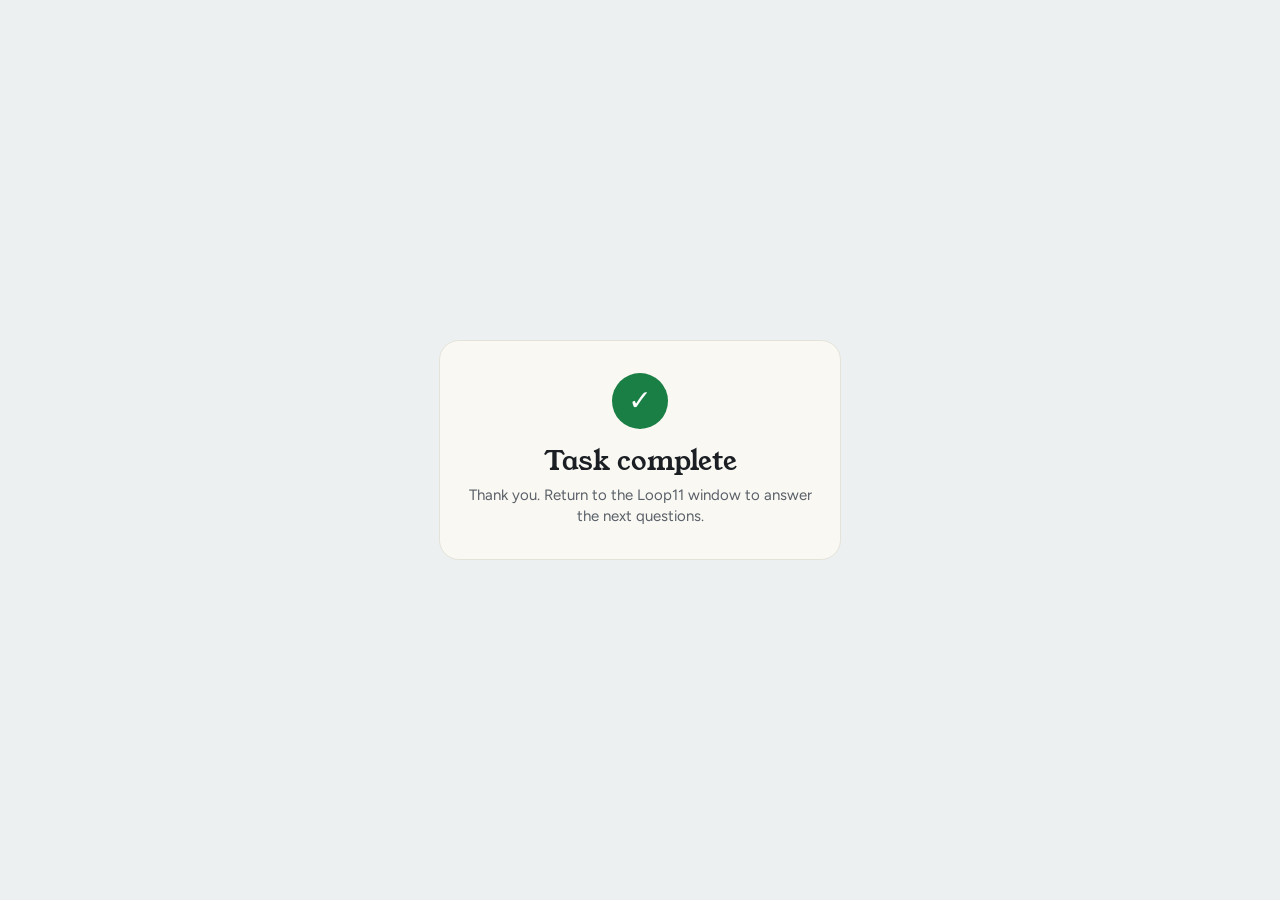
<file: done.html>
<!doctype html>
<html lang="en">
<head>
<meta charset="utf-8">
<meta name="color-scheme" content="only light">
<meta name="viewport" content="width=device-width, initial-scale=1">
<title>Task complete · ResoNote</title>
<link rel="preconnect" href="https://fonts.googleapis.com">
<link rel="preconnect" href="https://fonts.gstatic.com" crossorigin>
<link href="https://fonts.googleapis.com/css2?family=Figtree:wght@400;600;700&family=Young+Serif&display=swap" rel="stylesheet">
<style>
/* End page for the tempo A/B test. Loop11 detects task success when this URL loads. */
:root{color-scheme:only light;--page:#ECF0F1;--bg:#F9F8F3;--ink:#1B1F24;--muted:#5A6068;--green:#1A7F45;--line:#E5E3D9}
*{box-sizing:border-box}
body{margin:0;min-height:100vh;display:flex;align-items:center;justify-content:center;padding:24px 16px;background:var(--page);color:var(--ink);font:15px/1.4 "Figtree",system-ui,sans-serif}
.card{max-width:402px;width:100%;background:var(--bg);border:1px solid var(--line);border-radius:20px;padding:32px 24px;text-align:center}
.tick{width:56px;height:56px;border-radius:50%;background:var(--green);color:#fff;display:flex;align-items:center;justify-content:center;margin:0 auto 16px;font-size:28px;font-weight:700}
h1{font-family:"Young Serif",serif;font-weight:400;font-size:27px;line-height:1.2;margin:0 0 8px}
p{margin:0;color:var(--muted)}
</style>
</head>
<body>
<main class="card">
  <div class="tick" aria-hidden="true">✓</div>
  <h1>Task complete</h1>
  <p>Thank you. Return to the Loop11 window to answer the next questions.</p>
</main>
</body>
</html>
</file>
